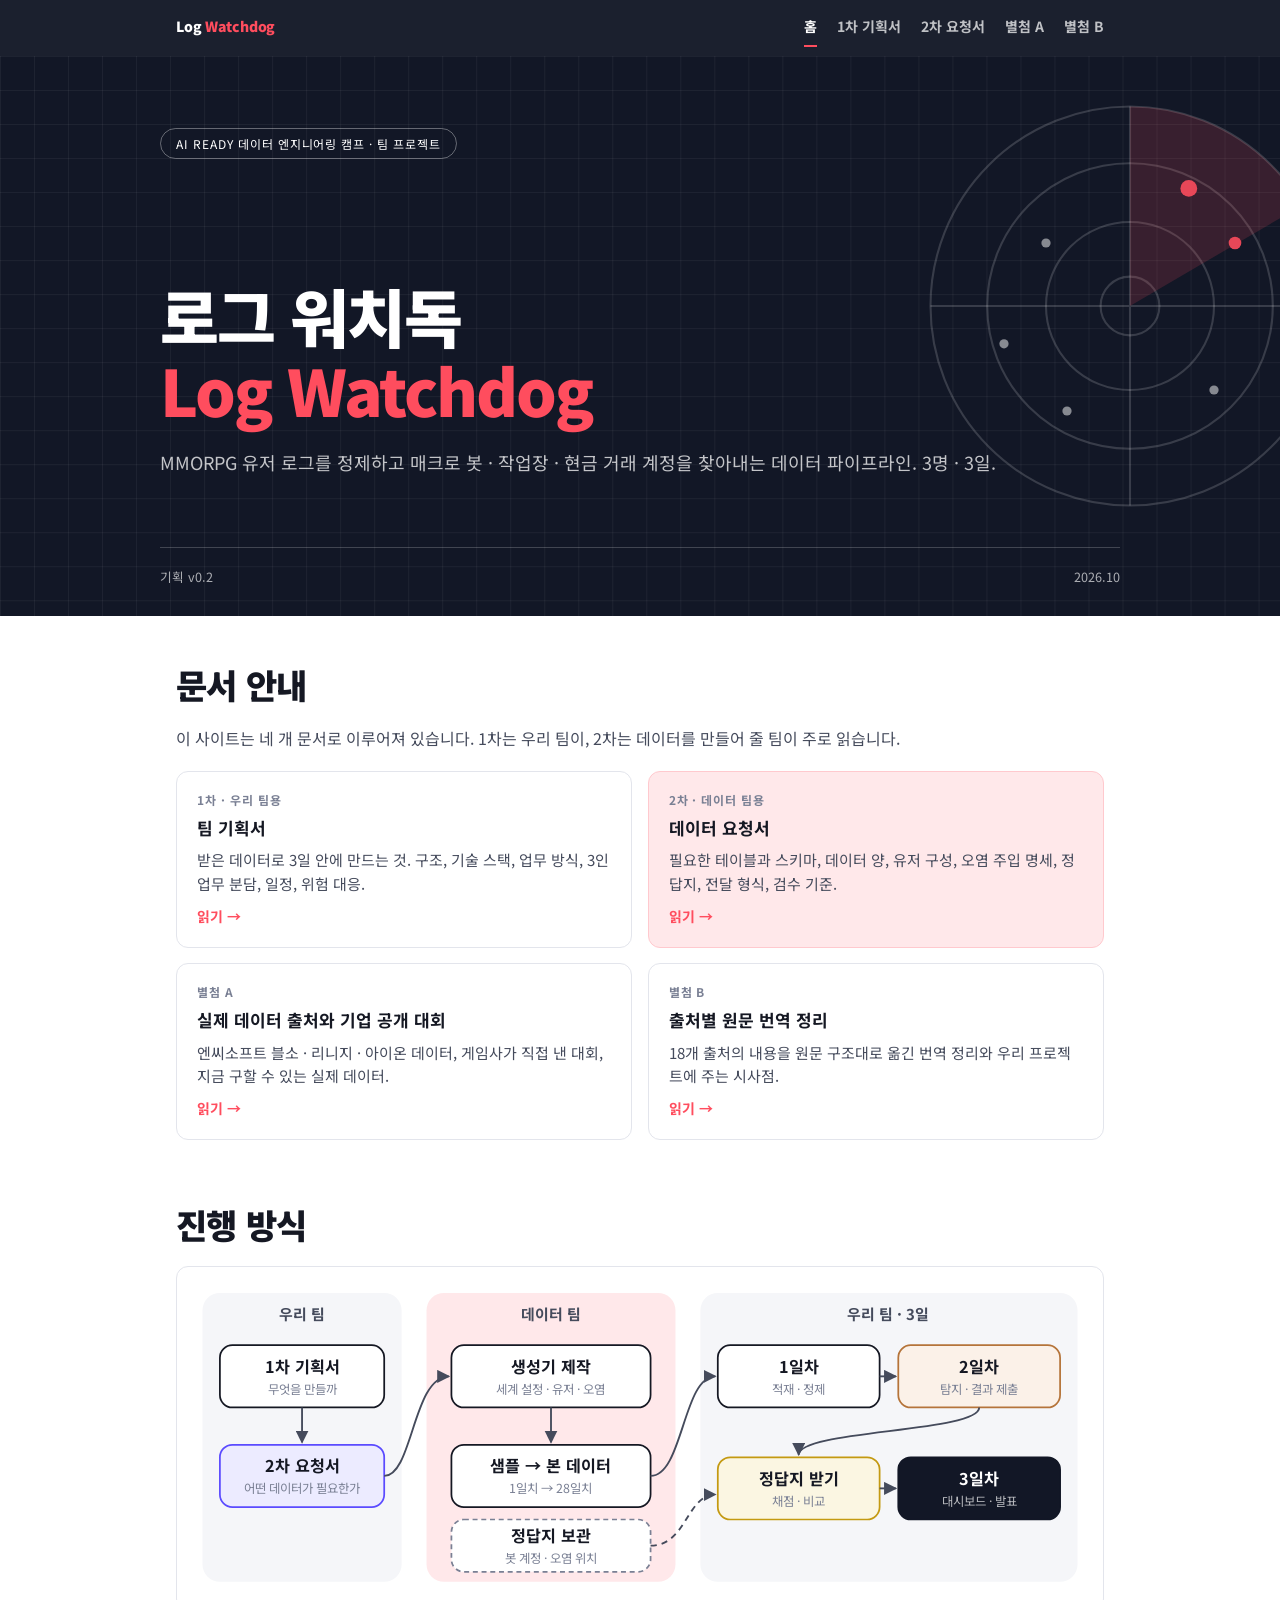
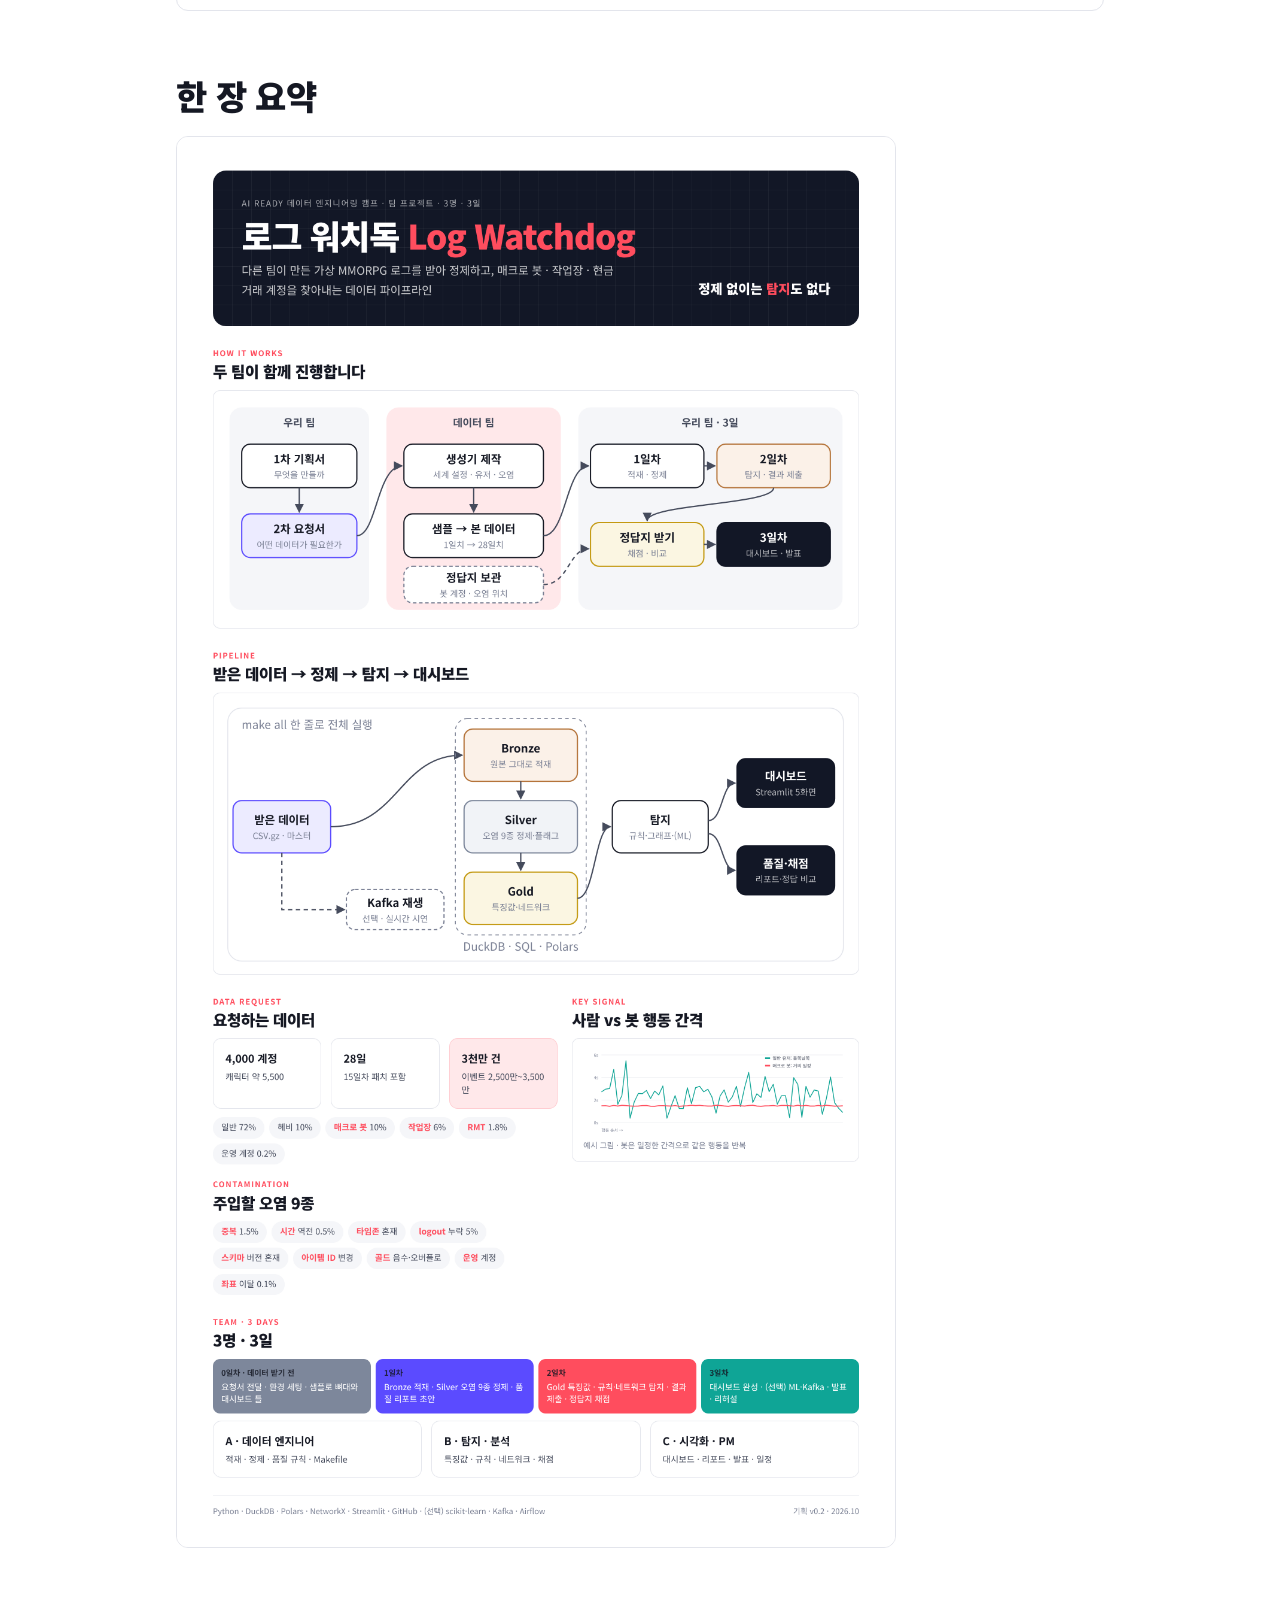
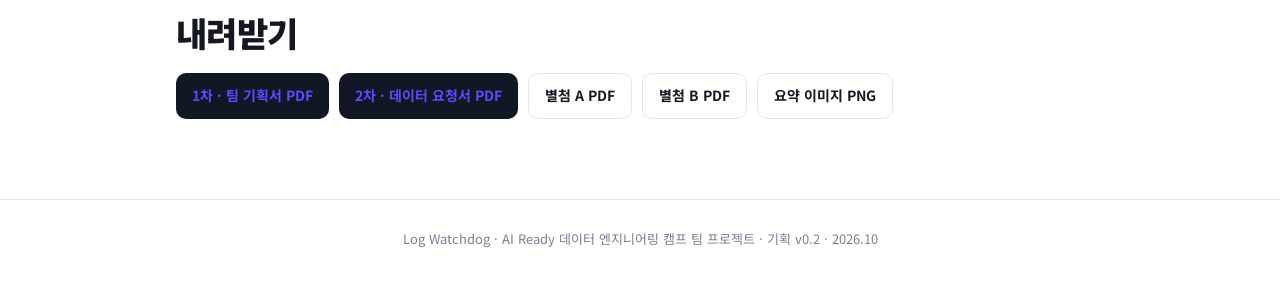
<file: index.html>
<!doctype html>
<html lang="ko"><head><meta charset="utf-8"><meta name="viewport" content="width=device-width,initial-scale=1">
<title>Log Watchdog</title>
<meta name="description" content="MMORPG 로그 정제와 봇·작업장 탐지 팀 프로젝트 문서">
<link rel="preconnect" href="https://fonts.googleapis.com"><link rel="preconnect" href="https://fonts.gstatic.com" crossorigin><link rel="stylesheet" href="https://fonts.googleapis.com/css2?family=Noto+Sans+KR:wght@400;700;900&display=swap"><link rel="stylesheet" href="assets/site.css"></head>
<body>
<nav class="topnav"><div class="in"><a class="brand" href="index.html">Log <em>Watchdog</em></a><a href="index.html" class="on">홈</a><a href="plan.html">1차 기획서</a><a href="request.html">2차 요청서</a><a href="appendix-a.html">별첨 A</a><a href="appendix-b.html">별첨 B</a></div></nav>
<section class="page cover">
  <div class="grid-bg"></div>
  <svg class="radar" viewBox="0 0 200 200" aria-hidden="true">
    <g fill="none" stroke="rgba(255,255,255,.18)"><circle cx="100" cy="100" r="95"/><circle cx="100" cy="100" r="68"/><circle cx="100" cy="100" r="40"/><circle cx="100" cy="100" r="14"/><path d="M100 5V195M5 100H195"/></g>
    <path d="M100 100 L100 5 A95 95 0 0 1 182 52 Z" fill="rgba(255,77,94,.18)"/>
    <g fill="rgba(255,255,255,.55)"><circle cx="60" cy="70" r="2.2"/><circle cx="140" cy="140" r="2.2"/><circle cx="70" cy="150" r="2.2"/><circle cx="40" cy="118" r="2.2"/></g>
    <g fill="#ff4d5e"><circle cx="128" cy="44" r="4"/><circle cx="150" cy="70" r="3"/></g>
  </svg>
  <span class="tag">AI READY 데이터 엔지니어링 캠프 · 팀 프로젝트</span>
  <h1>로그 워치독<br><em>Log Watchdog</em></h1>
  <p class="subt">MMORPG 유저 로그를 정제하고 매크로 봇 · 작업장 · 현금 거래 계정을 찾아내는 데이터 파이프라인. 3명 · 3일.</p>
  <div class="meta"><span>기획 v0.2</span><span>2026.10</span></div>
</section>

<main class="doc" style="padding-top:40px">
  <h2 style="margin-top:0">문서 안내</h2>
  <p>이 사이트는 네 개 문서로 이루어져 있습니다. 1차는 우리 팀이, 2차는 데이터를 만들어 줄 팀이 주로 읽습니다.</p>
  <div class="cards c2" style="margin-top:18px">
    <a class="card hub" href="plan.html"><div class="n">1차 · 우리 팀용</div><h4>팀 기획서</h4><p>받은 데이터로 3일 안에 만드는 것. 구조, 기술 스택, 업무 방식, 3인 업무 분담, 일정, 위험 대응.</p><span class="go">읽기 →</span></a>
    <a class="card hub red" href="request.html"><div class="n">2차 · 데이터 팀용</div><h4>데이터 요청서</h4><p>필요한 테이블과 스키마, 데이터 양, 유저 구성, 오염 주입 명세, 정답지, 전달 형식, 검수 기준.</p><span class="go">읽기 →</span></a>
    <a class="card hub" href="appendix-a.html"><div class="n">별첨 A</div><h4>실제 데이터 출처와 기업 공개 대회</h4><p>엔씨소프트 블소 · 리니지 · 아이온 데이터, 게임사가 직접 낸 대회, 지금 구할 수 있는 실제 데이터.</p><span class="go">읽기 →</span></a>
    <a class="card hub" href="appendix-b.html"><div class="n">별첨 B</div><h4>출처별 원문 번역 정리</h4><p>18개 출처의 내용을 원문 구조대로 옮긴 번역 정리와 우리 프로젝트에 주는 시사점.</p><span class="go">읽기 →</span></a>
  </div>

  <h2>진행 방식</h2>
  <div class="figure"><svg viewBox="0 0 715 250" class="diagram" role="img" aria-label="두 팀의 진행 흐름"><defs><marker id="ar" viewBox="0 0 10 10" refX="9" refY="5" markerWidth="7" markerHeight="7" orient="auto"><path d="M0,0 L10,5 L0,10 z" class="arrowhead"/></marker></defs><rect x="6" y="8" width="160" height="232" rx="14" class="lane us"/><text x="86" y="30" class="lanet">우리 팀</text><rect x="186" y="8" width="200" height="232" rx="14" class="lane them"/><text x="286" y="30" class="lanet">데이터 팀</text><rect x="406" y="8" width="303" height="232" rx="14" class="lane us"/><text x="557" y="30" class="lanet">우리 팀 · 3일</text><g class="node "><rect x="20" y="50" width="132" height="50" rx="10"/><text x="86.0" y="72.0">1차 기획서</text><text x="86.0" y="89.0" class="sub">무엇을 만들까</text></g><g class="node src"><rect x="20" y="130" width="132" height="50" rx="10"/><text x="86.0" y="152.0">2차 요청서</text><text x="86.0" y="169.0" class="sub">어떤 데이터가 필요한가</text></g><g class="node "><rect x="206" y="50" width="160" height="50" rx="10"/><text x="286.0" y="72.0">생성기 제작</text><text x="286.0" y="89.0" class="sub">세계 설정 · 유저 · 오염</text></g><g class="node "><rect x="206" y="130" width="160" height="50" rx="10"/><text x="286.0" y="152.0">샘플 → 본 데이터</text><text x="286.0" y="169.0" class="sub">1일치 → 28일치</text></g><g class="node opt"><rect x="206" y="190" width="160" height="42" rx="10"/><text x="286.0" y="208.0">정답지 보관</text><text x="286.0" y="225.0" class="sub">봇 계정 · 오염 위치</text></g><g class="node "><rect x="420" y="50" width="130" height="50" rx="10"/><text x="485.0" y="72.0">1일차</text><text x="485.0" y="89.0" class="sub">적재 · 정제</text></g><g class="node bronze"><rect x="565" y="50" width="130" height="50" rx="10"/><text x="630.0" y="72.0">2일차</text><text x="630.0" y="89.0" class="sub">탐지 · 결과 제출</text></g><g class="node gold"><rect x="420" y="140" width="130" height="50" rx="10"/><text x="485.0" y="162.0">정답지 받기</text><text x="485.0" y="179.0" class="sub">채점 · 비교</text></g><g class="node out"><rect x="565" y="140" width="130" height="50" rx="10"/><text x="630.0" y="162.0">3일차</text><text x="630.0" y="179.0" class="sub">대시보드 · 발표</text></g><path d="M152,155 C175,155 175,75 204,75" class="edge" marker-end="url(#ar)"/><path d="M286,100 V128" class="edge" marker-end="url(#ar)"/><path d="M366,155 C392,155 392,75 418,75" class="edge" marker-end="url(#ar)"/><path d="M550,75 H563" class="edge" marker-end="url(#ar)"/><path d="M630,100 C630,120 485,118 485,138" class="edge" marker-end="url(#ar)"/><path d="M366,211 C395,211 395,170 418,170" class="edge dash" marker-end="url(#ar)"/><path d="M550,165 H563" class="edge" marker-end="url(#ar)"/><path d="M86,100 V128" class="edge" marker-end="url(#ar)"/></svg></div>

  <h2>한 장 요약</h2>
  <img class="summary-img" src="assets/summary.png" alt="Log Watchdog 한 장 요약: 문제, 진행 방식, 파이프라인, 오염과 탐지, 3인 3일 일정">

  <h2>내려받기</h2>
  <div class="downloads">
    <a class="btn" href="downloads/plan.pdf">1차 · 팀 기획서 PDF</a>
    <a class="btn" href="downloads/request.pdf">2차 · 데이터 요청서 PDF</a>
    <a class="btn ghost" href="downloads/appendix-a.pdf">별첨 A PDF</a>
    <a class="btn ghost" href="downloads/appendix-b.pdf">별첨 B PDF</a>
    <a class="btn ghost" href="assets/summary.png" download>요약 이미지 PNG</a>
  </div>
</main>

<footer class="sitefoot">Log Watchdog · AI Ready 데이터 엔지니어링 캠프 팀 프로젝트 · 기획 v0.2 · 2026.10</footer>
</body></html>
</file>
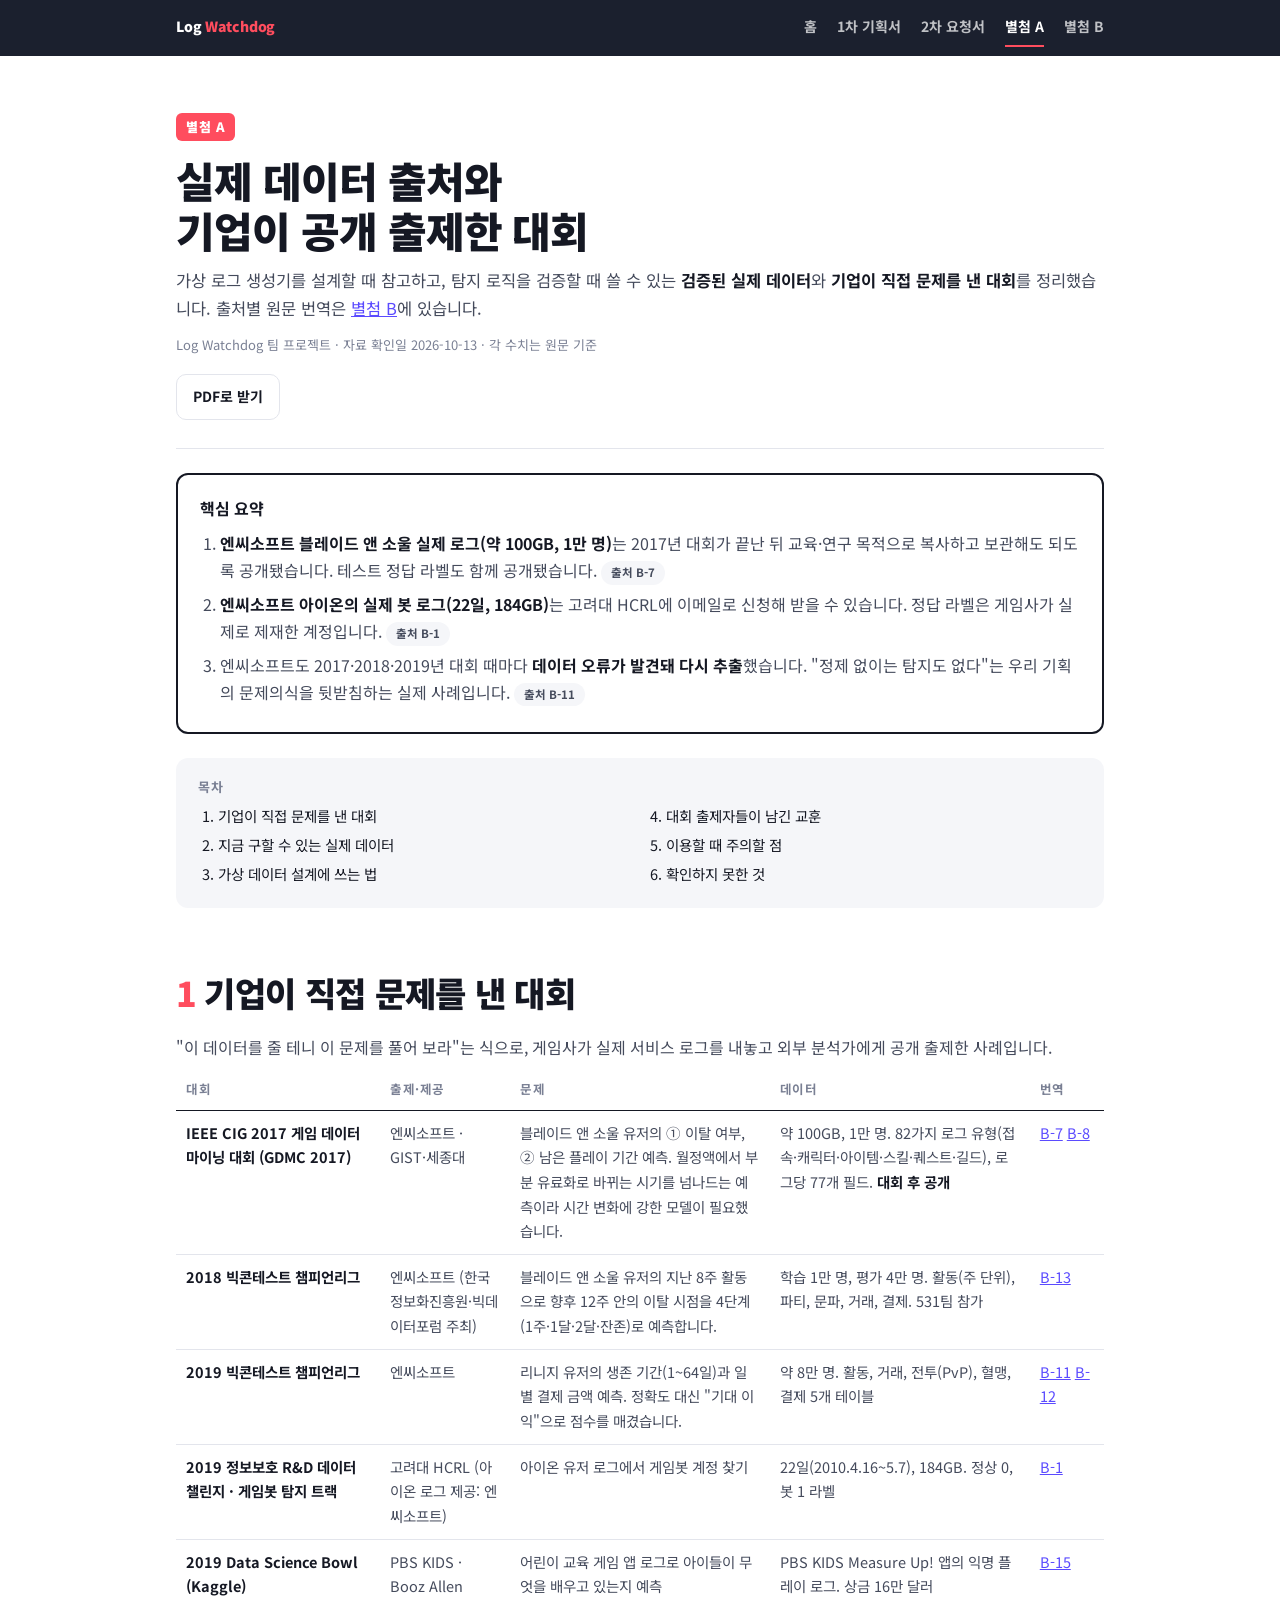
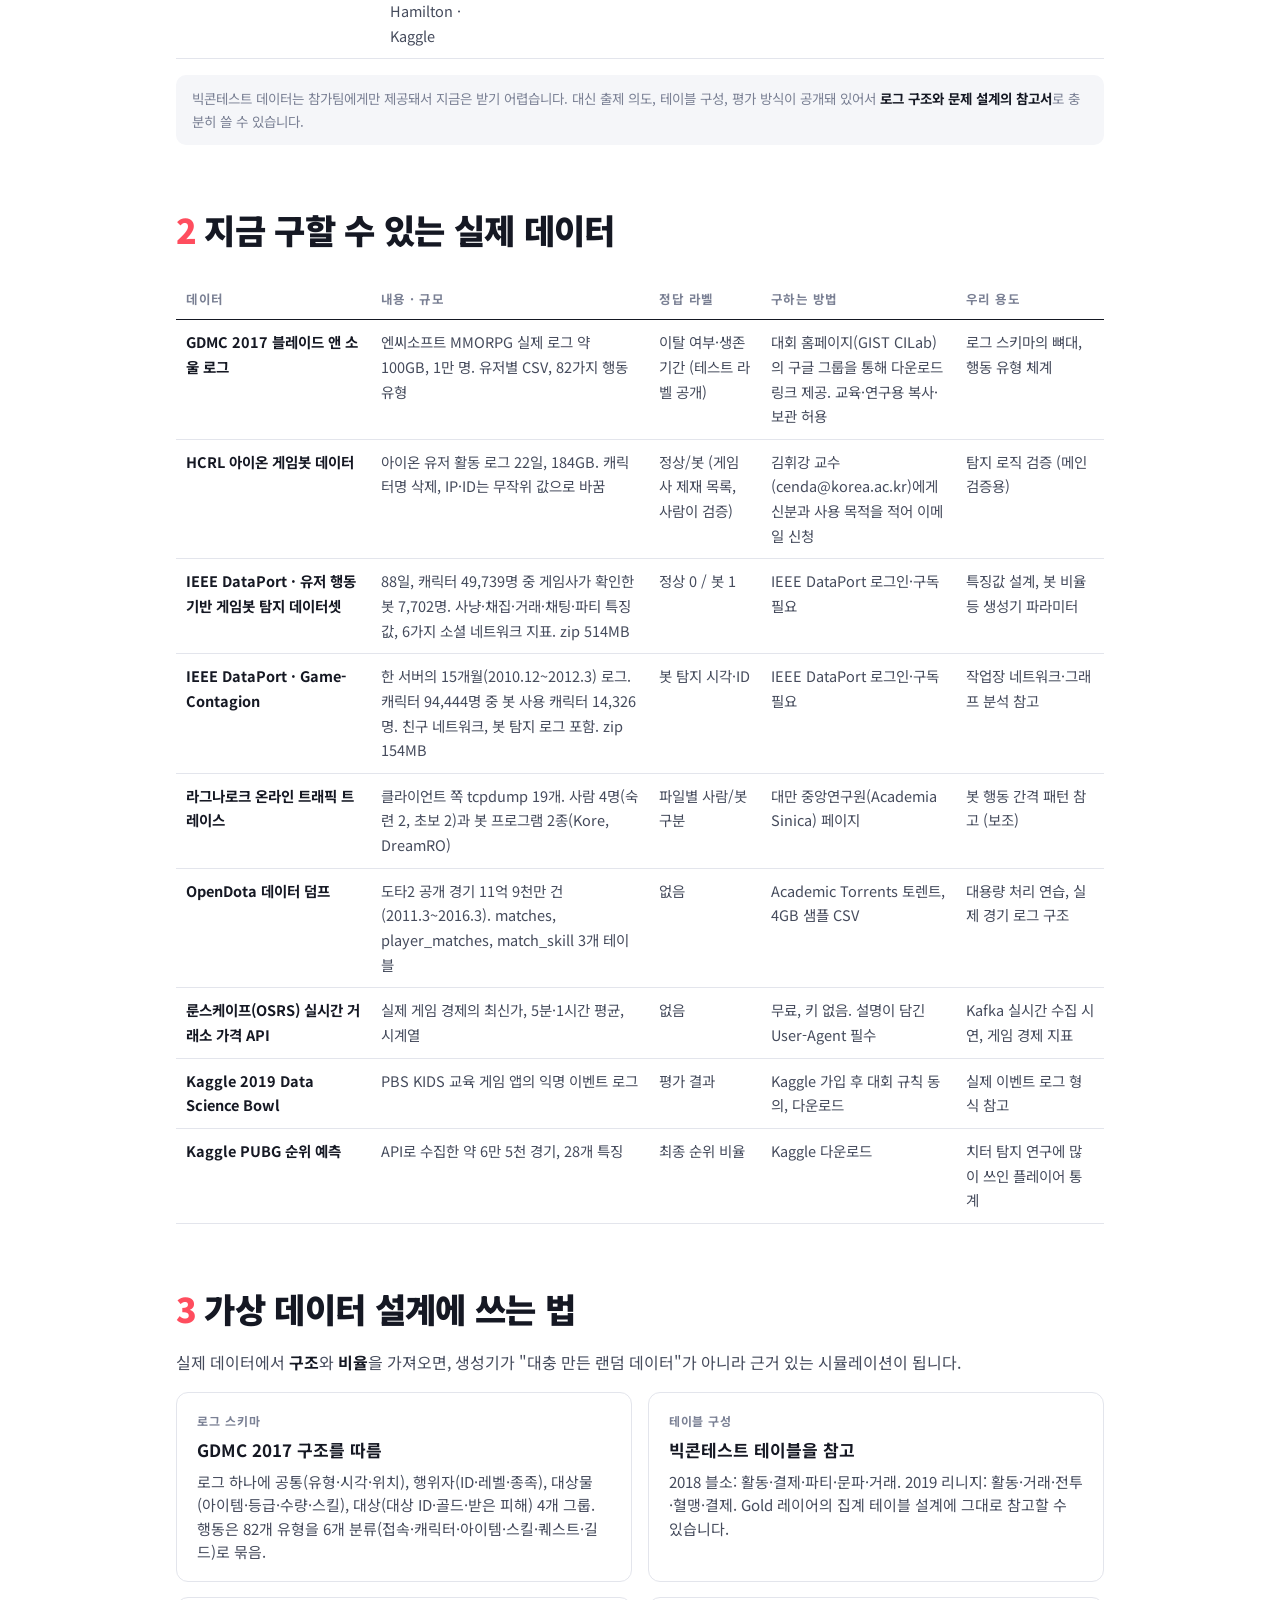
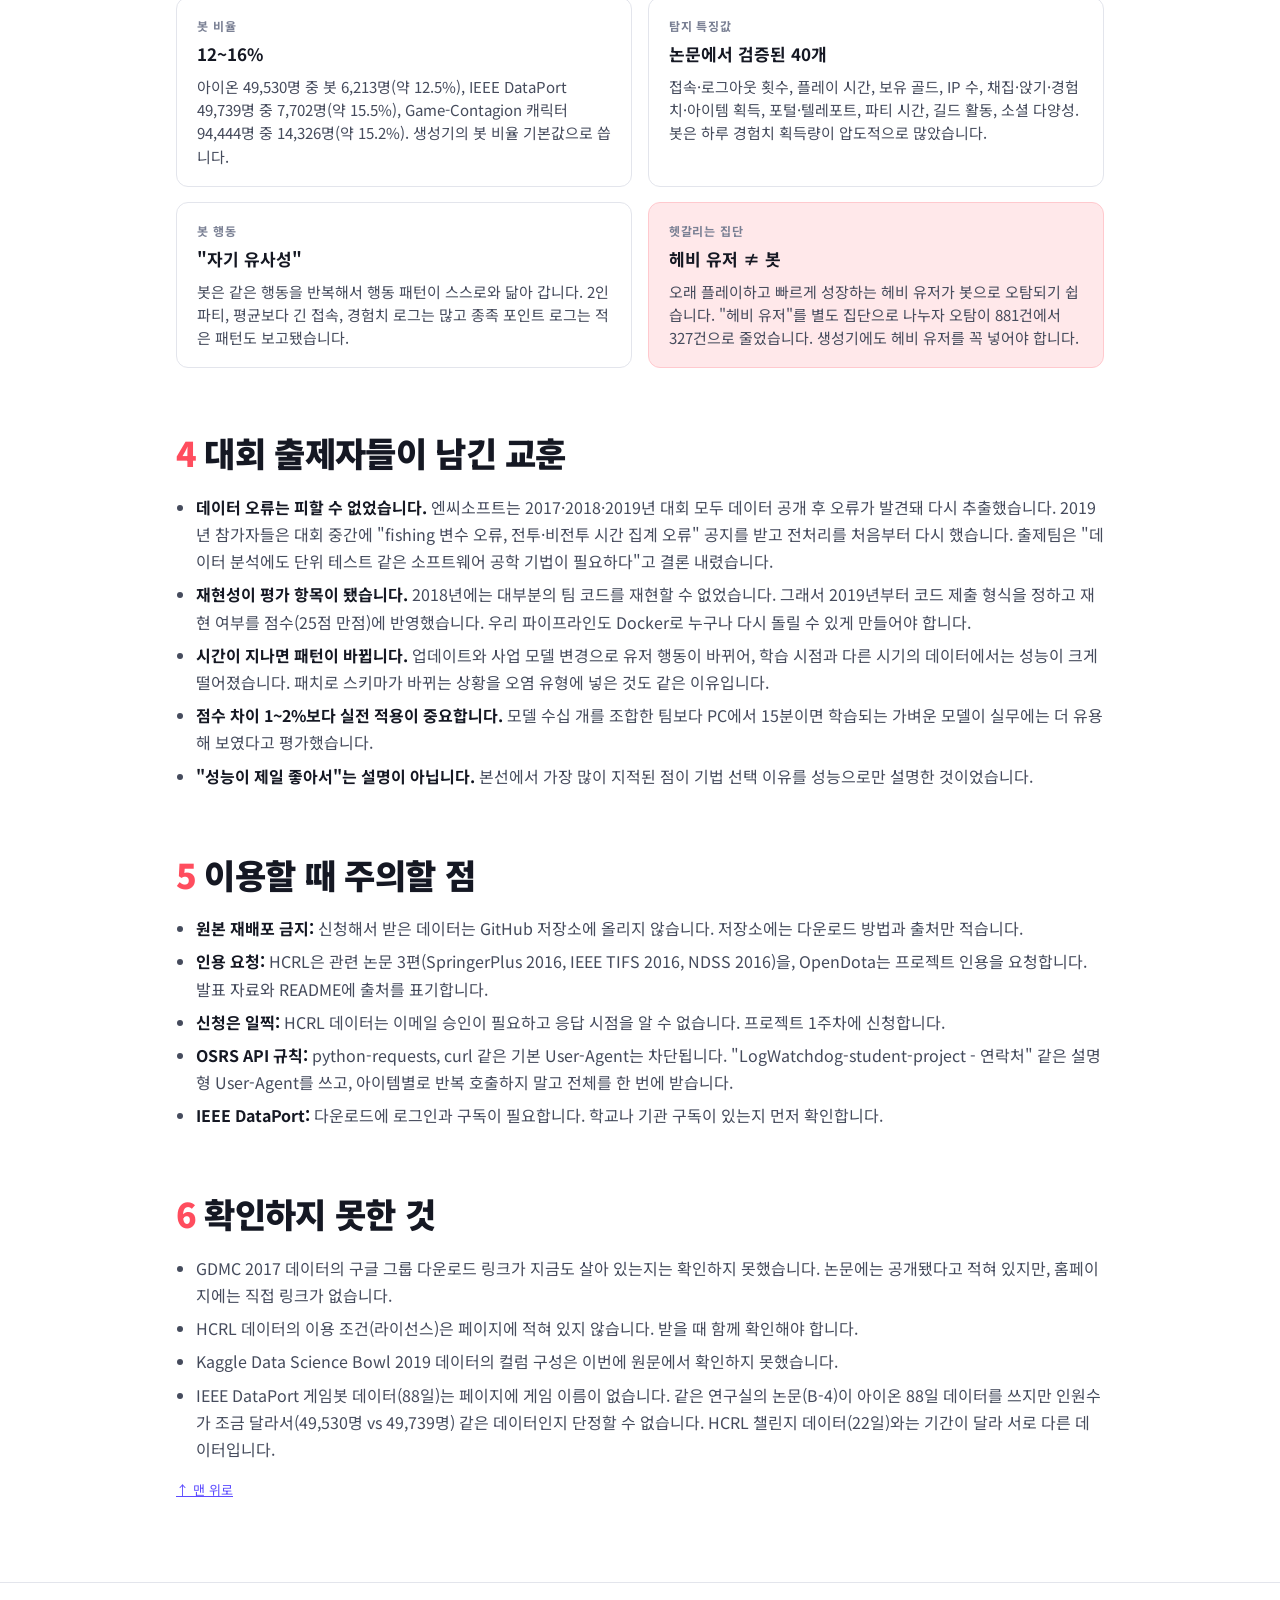
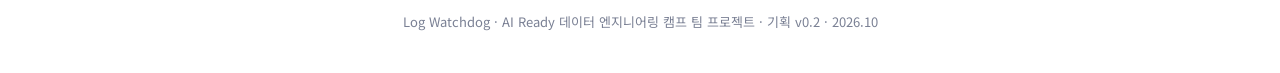
<file: appendix-a.html>
<!doctype html>
<html lang="ko"><head><meta charset="utf-8"><meta name="viewport" content="width=device-width,initial-scale=1">
<title>별첨 A 데이터 출처</title>
<meta name="description" content="MMORPG 로그 정제와 봇·작업장 탐지 팀 프로젝트 문서">
<link rel="preconnect" href="https://fonts.googleapis.com"><link rel="preconnect" href="https://fonts.gstatic.com" crossorigin><link rel="stylesheet" href="https://fonts.googleapis.com/css2?family=Noto+Sans+KR:wght@400;700;900&display=swap"><link rel="stylesheet" href="assets/site.css"></head>
<body>
<nav class="topnav"><div class="in"><a class="brand" href="index.html">Log <em>Watchdog</em></a><a href="index.html">홈</a><a href="plan.html">1차 기획서</a><a href="request.html">2차 요청서</a><a href="appendix-a.html" class="on">별첨 A</a><a href="appendix-b.html">별첨 B</a></div></nav>
<main class="doc">
<header class="doc-hero">
  <span class="label">별첨 A</span>
  <h1>실제 데이터 출처와<br>기업이 공개 출제한 대회</h1>
  <p>가상 로그 생성기를 설계할 때 참고하고, 탐지 로직을 검증할 때 쓸 수 있는 <b>검증된 실제 데이터</b>와 <b>기업이 직접 문제를 낸 대회</b>를 정리했습니다. 출처별 원문 번역은 <a href="appendix-b.html">별첨 B</a>에 있습니다.</p>
  <div class="meta">Log Watchdog 팀 프로젝트 · 자료 확인일 2026-10-13 · 각 수치는 원문 기준</div>
  <div class="downloads noprint"><a class="btn ghost" href="downloads/appendix-a.pdf">PDF로 받기</a></div>
</header>

<div class="keybox">
  <h4>핵심 요약</h4>
  <ol>
    <li><b>엔씨소프트 블레이드 앤 소울 실제 로그(약 100GB, 1만 명)</b>는 2017년 대회가 끝난 뒤 교육·연구 목적으로 복사하고 보관해도 되도록 공개됐습니다. 테스트 정답 라벨도 함께 공개됐습니다. <span class="pill">출처 B-7</span></li>
    <li><b>엔씨소프트 아이온의 실제 봇 로그(22일, 184GB)</b>는 고려대 HCRL에 이메일로 신청해 받을 수 있습니다. 정답 라벨은 게임사가 실제로 제재한 계정입니다. <span class="pill">출처 B-1</span></li>
    <li>엔씨소프트도 2017·2018·2019년 대회 때마다 <b>데이터 오류가 발견돼 다시 추출</b>했습니다. "정제 없이는 탐지도 없다"는 우리 기획의 문제의식을 뒷받침하는 실제 사례입니다. <span class="pill">출처 B-11</span></li>
  </ol>
</div>

<nav class="toc noprint"><b>목차</b><ol>
  <li><a href="#a1">기업이 직접 문제를 낸 대회</a></li>
  <li><a href="#a2">지금 구할 수 있는 실제 데이터</a></li>
  <li><a href="#a3">가상 데이터 설계에 쓰는 법</a></li>
  <li><a href="#a4">대회 출제자들이 남긴 교훈</a></li>
  <li><a href="#a5">이용할 때 주의할 점</a></li>
  <li><a href="#a6">확인하지 못한 것</a></li>
</ol></nav>

<h2 id="a1"><span class="num">1</span>기업이 직접 문제를 낸 대회</h2>
<p>"이 데이터를 줄 테니 이 문제를 풀어 보라"는 식으로, 게임사가 실제 서비스 로그를 내놓고 외부 분석가에게 공개 출제한 사례입니다.</p>
<div class="tbl"><table>
  <tr><th style="width:22%">대회</th><th style="width:14%">출제·제공</th><th>문제</th><th style="width:28%">데이터</th><th style="width:8%">번역</th></tr>
  <tr><td>IEEE CIG 2017 게임 데이터 마이닝 대회 (GDMC 2017)</td><td>엔씨소프트 · GIST·세종대</td><td>블레이드 앤 소울 유저의 ① 이탈 여부, ② 남은 플레이 기간 예측. 월정액에서 부분 유료화로 바뀌는 시기를 넘나드는 예측이라 시간 변화에 강한 모델이 필요했습니다.</td><td>약 100GB, 1만 명. 82가지 로그 유형(접속·캐릭터·아이템·스킬·퀘스트·길드), 로그당 77개 필드. <b>대회 후 공개</b></td><td><a href="appendix-b.html#b7">B-7</a> <a href="appendix-b.html#b8">B-8</a></td></tr>
  <tr><td>2018 빅콘테스트 챔피언리그</td><td>엔씨소프트 (한국정보화진흥원·빅데이터포럼 주최)</td><td>블레이드 앤 소울 유저의 지난 8주 활동으로 향후 12주 안의 이탈 시점을 4단계(1주·1달·2달·잔존)로 예측합니다.</td><td>학습 1만 명, 평가 4만 명. 활동(주 단위), 파티, 문파, 거래, 결제. 531팀 참가</td><td><a href="appendix-b.html#b13">B-13</a></td></tr>
  <tr><td>2019 빅콘테스트 챔피언리그</td><td>엔씨소프트</td><td>리니지 유저의 생존 기간(1~64일)과 일별 결제 금액 예측. 정확도 대신 "기대 이익"으로 점수를 매겼습니다.</td><td>약 8만 명. 활동, 거래, 전투(PvP), 혈맹, 결제 5개 테이블</td><td><a href="appendix-b.html#b11">B-11</a> <a href="appendix-b.html#b12">B-12</a></td></tr>
  <tr><td>2019 정보보호 R&amp;D 데이터 챌린지 · 게임봇 탐지 트랙</td><td>고려대 HCRL (아이온 로그 제공: 엔씨소프트)</td><td>아이온 유저 로그에서 게임봇 계정 찾기</td><td>22일(2010.4.16~5.7), 184GB. 정상 0, 봇 1 라벨</td><td><a href="appendix-b.html#b1">B-1</a></td></tr>
  <tr><td>2019 Data Science Bowl (Kaggle)</td><td>PBS KIDS · Booz Allen Hamilton · Kaggle</td><td>어린이 교육 게임 앱 로그로 아이들이 무엇을 배우고 있는지 예측</td><td>PBS KIDS Measure Up! 앱의 익명 플레이 로그. 상금 16만 달러</td><td><a href="appendix-b.html#b15">B-15</a></td></tr>
</table></div>
<p class="note">빅콘테스트 데이터는 참가팀에게만 제공돼서 지금은 받기 어렵습니다. 대신 출제 의도, 테이블 구성, 평가 방식이 공개돼 있어서 <b>로그 구조와 문제 설계의 참고서</b>로 충분히 쓸 수 있습니다.</p>

<h2 id="a2"><span class="num">2</span>지금 구할 수 있는 실제 데이터</h2>
<div class="tbl"><table>
  <tr><th style="width:21%">데이터</th><th>내용 · 규모</th><th style="width:12%">정답 라벨</th><th style="width:21%">구하는 방법</th><th style="width:16%">우리 용도</th></tr>
  <tr><td>GDMC 2017 블레이드 앤 소울 로그</td><td>엔씨소프트 MMORPG 실제 로그 약 100GB, 1만 명. 유저별 CSV, 82가지 행동 유형</td><td>이탈 여부·생존 기간 (테스트 라벨 공개)</td><td>대회 홈페이지(GIST CILab)의 구글 그룹을 통해 다운로드 링크 제공. 교육·연구용 복사·보관 허용</td><td>로그 스키마의 뼈대, 행동 유형 체계</td></tr>
  <tr><td>HCRL 아이온 게임봇 데이터</td><td>아이온 유저 활동 로그 22일, 184GB. 캐릭터명 삭제, IP·ID는 무작위 값으로 바꿈</td><td>정상/봇 (게임사 제재 목록, 사람이 검증)</td><td>김휘강 교수(cenda@korea.ac.kr)에게 신분과 사용 목적을 적어 이메일 신청</td><td>탐지 로직 검증 (메인 검증용)</td></tr>
  <tr><td>IEEE DataPort · 유저 행동 기반 게임봇 탐지 데이터셋</td><td>88일, 캐릭터 49,739명 중 게임사가 확인한 봇 7,702명. 사냥·채집·거래·채팅·파티 특징값, 6가지 소셜 네트워크 지표. zip 514MB</td><td>정상 0 / 봇 1</td><td>IEEE DataPort 로그인·구독 필요</td><td>특징값 설계, 봇 비율 등 생성기 파라미터</td></tr>
  <tr><td>IEEE DataPort · Game-Contagion</td><td>한 서버의 15개월(2010.12~2012.3) 로그. 캐릭터 94,444명 중 봇 사용 캐릭터 14,326명. 친구 네트워크, 봇 탐지 로그 포함. zip 154MB</td><td>봇 탐지 시각·ID</td><td>IEEE DataPort 로그인·구독 필요</td><td>작업장 네트워크·그래프 분석 참고</td></tr>
  <tr><td>라그나로크 온라인 트래픽 트레이스</td><td>클라이언트 쪽 tcpdump 19개. 사람 4명(숙련 2, 초보 2)과 봇 프로그램 2종(Kore, DreamRO)</td><td>파일별 사람/봇 구분</td><td>대만 중앙연구원(Academia Sinica) 페이지</td><td>봇 행동 간격 패턴 참고 (보조)</td></tr>
  <tr><td>OpenDota 데이터 덤프</td><td>도타2 공개 경기 11억 9천만 건(2011.3~2016.3). matches, player_matches, match_skill 3개 테이블</td><td>없음</td><td>Academic Torrents 토렌트, 4GB 샘플 CSV</td><td>대용량 처리 연습, 실제 경기 로그 구조</td></tr>
  <tr><td>룬스케이프(OSRS) 실시간 거래소 가격 API</td><td>실제 게임 경제의 최신가, 5분·1시간 평균, 시계열</td><td>없음</td><td>무료, 키 없음. 설명이 담긴 User-Agent 필수</td><td>Kafka 실시간 수집 시연, 게임 경제 지표</td></tr>
  <tr><td>Kaggle 2019 Data Science Bowl</td><td>PBS KIDS 교육 게임 앱의 익명 이벤트 로그</td><td>평가 결과</td><td>Kaggle 가입 후 대회 규칙 동의, 다운로드</td><td>실제 이벤트 로그 형식 참고</td></tr>
  <tr><td>Kaggle PUBG 순위 예측</td><td>API로 수집한 약 6만 5천 경기, 28개 특징</td><td>최종 순위 비율</td><td>Kaggle 다운로드</td><td>치터 탐지 연구에 많이 쓰인 플레이어 통계</td></tr>
</table></div>

<h2 id="a3"><span class="num">3</span>가상 데이터 설계에 쓰는 법</h2>
<p>실제 데이터에서 <b>구조</b>와 <b>비율</b>을 가져오면, 생성기가 "대충 만든 랜덤 데이터"가 아니라 근거 있는 시뮬레이션이 됩니다.</p>
<div class="cards c2" style="margin-top:16px">
  <div class="card"><div class="n">로그 스키마</div><h4>GDMC 2017 구조를 따름</h4><p>로그 하나에 공통(유형·시각·위치), 행위자(ID·레벨·종족), 대상물(아이템·등급·수량·스킬), 대상(대상 ID·골드·받은 피해) 4개 그룹. 행동은 82개 유형을 6개 분류(접속·캐릭터·아이템·스킬·퀘스트·길드)로 묶음.</p></div>
  <div class="card"><div class="n">테이블 구성</div><h4>빅콘테스트 테이블을 참고</h4><p>2018 블소: 활동·결제·파티·문파·거래. 2019 리니지: 활동·거래·전투·혈맹·결제. Gold 레이어의 집계 테이블 설계에 그대로 참고할 수 있습니다.</p></div>
  <div class="card"><div class="n">봇 비율</div><h4>12~16%</h4><p>아이온 49,530명 중 봇 6,213명(약 12.5%), IEEE DataPort 49,739명 중 7,702명(약 15.5%), Game-Contagion 캐릭터 94,444명 중 14,326명(약 15.2%). 생성기의 봇 비율 기본값으로 씁니다.</p></div>
  <div class="card"><div class="n">탐지 특징값</div><h4>논문에서 검증된 40개</h4><p>접속·로그아웃 횟수, 플레이 시간, 보유 골드, IP 수, 채집·앉기·경험치·아이템 획득, 포털·텔레포트, 파티 시간, 길드 활동, 소셜 다양성. 봇은 하루 경험치 획득량이 압도적으로 많았습니다.</p></div>
  <div class="card"><div class="n">봇 행동</div><h4>"자기 유사성"</h4><p>봇은 같은 행동을 반복해서 행동 패턴이 스스로와 닮아 갑니다. 2인 파티, 평균보다 긴 접속, 경험치 로그는 많고 종족 포인트 로그는 적은 패턴도 보고됐습니다.</p></div>
  <div class="card red"><div class="n">헷갈리는 집단</div><h4>헤비 유저 ≠ 봇</h4><p>오래 플레이하고 빠르게 성장하는 헤비 유저가 봇으로 오탐되기 쉽습니다. "헤비 유저"를 별도 집단으로 나누자 오탐이 881건에서 327건으로 줄었습니다. 생성기에도 헤비 유저를 꼭 넣어야 합니다.</p></div>
</div>

<h2 id="a4"><span class="num">4</span>대회 출제자들이 남긴 교훈</h2>
<ul class="plain">
  <li><b>데이터 오류는 피할 수 없었습니다.</b> 엔씨소프트는 2017·2018·2019년 대회 모두 데이터 공개 후 오류가 발견돼 다시 추출했습니다. 2019년 참가자들은 대회 중간에 "fishing 변수 오류, 전투·비전투 시간 집계 오류" 공지를 받고 전처리를 처음부터 다시 했습니다. 출제팀은 "데이터 분석에도 단위 테스트 같은 소프트웨어 공학 기법이 필요하다"고 결론 내렸습니다.</li>
  <li><b>재현성이 평가 항목이 됐습니다.</b> 2018년에는 대부분의 팀 코드를 재현할 수 없었습니다. 그래서 2019년부터 코드 제출 형식을 정하고 재현 여부를 점수(25점 만점)에 반영했습니다. 우리 파이프라인도 Docker로 누구나 다시 돌릴 수 있게 만들어야 합니다.</li>
  <li><b>시간이 지나면 패턴이 바뀝니다.</b> 업데이트와 사업 모델 변경으로 유저 행동이 바뀌어, 학습 시점과 다른 시기의 데이터에서는 성능이 크게 떨어졌습니다. 패치로 스키마가 바뀌는 상황을 오염 유형에 넣은 것도 같은 이유입니다.</li>
  <li><b>점수 차이 1~2%보다 실전 적용이 중요합니다.</b> 모델 수십 개를 조합한 팀보다 PC에서 15분이면 학습되는 가벼운 모델이 실무에는 더 유용해 보였다고 평가했습니다.</li>
  <li><b>"성능이 제일 좋아서"는 설명이 아닙니다.</b> 본선에서 가장 많이 지적된 점이 기법 선택 이유를 성능으로만 설명한 것이었습니다.</li>
</ul>

<h2 id="a5"><span class="num">5</span>이용할 때 주의할 점</h2>
<ul class="plain">
  <li><b>원본 재배포 금지:</b> 신청해서 받은 데이터는 GitHub 저장소에 올리지 않습니다. 저장소에는 다운로드 방법과 출처만 적습니다.</li>
  <li><b>인용 요청:</b> HCRL은 관련 논문 3편(SpringerPlus 2016, IEEE TIFS 2016, NDSS 2016)을, OpenDota는 프로젝트 인용을 요청합니다. 발표 자료와 README에 출처를 표기합니다.</li>
  <li><b>신청은 일찍:</b> HCRL 데이터는 이메일 승인이 필요하고 응답 시점을 알 수 없습니다. 프로젝트 1주차에 신청합니다.</li>
  <li><b>OSRS API 규칙:</b> python-requests, curl 같은 기본 User-Agent는 차단됩니다. "LogWatchdog-student-project - 연락처" 같은 설명형 User-Agent를 쓰고, 아이템별로 반복 호출하지 말고 전체를 한 번에 받습니다.</li>
  <li><b>IEEE DataPort:</b> 다운로드에 로그인과 구독이 필요합니다. 학교나 기관 구독이 있는지 먼저 확인합니다.</li>
</ul>

<h2 id="a6"><span class="num">6</span>확인하지 못한 것</h2>
<ul class="plain">
  <li>GDMC 2017 데이터의 구글 그룹 다운로드 링크가 지금도 살아 있는지는 확인하지 못했습니다. 논문에는 공개됐다고 적혀 있지만, 홈페이지에는 직접 링크가 없습니다.</li>
  <li>HCRL 데이터의 이용 조건(라이선스)은 페이지에 적혀 있지 않습니다. 받을 때 함께 확인해야 합니다.</li>
  <li>Kaggle Data Science Bowl 2019 데이터의 컬럼 구성은 이번에 원문에서 확인하지 못했습니다.</li>
  <li>IEEE DataPort 게임봇 데이터(88일)는 페이지에 게임 이름이 없습니다. 같은 연구실의 논문(B-4)이 아이온 88일 데이터를 쓰지만 인원수가 조금 달라서(49,530명 vs 49,739명) 같은 데이터인지 단정할 수 없습니다. HCRL 챌린지 데이터(22일)와는 기간이 달라 서로 다른 데이터입니다.</li>
</ul>
<a class="back noprint" href="#">↑ 맨 위로</a>
</main>

<footer class="sitefoot">Log Watchdog · AI Ready 데이터 엔지니어링 캠프 팀 프로젝트 · 기획 v0.2 · 2026.10</footer>
</body></html>
</file>
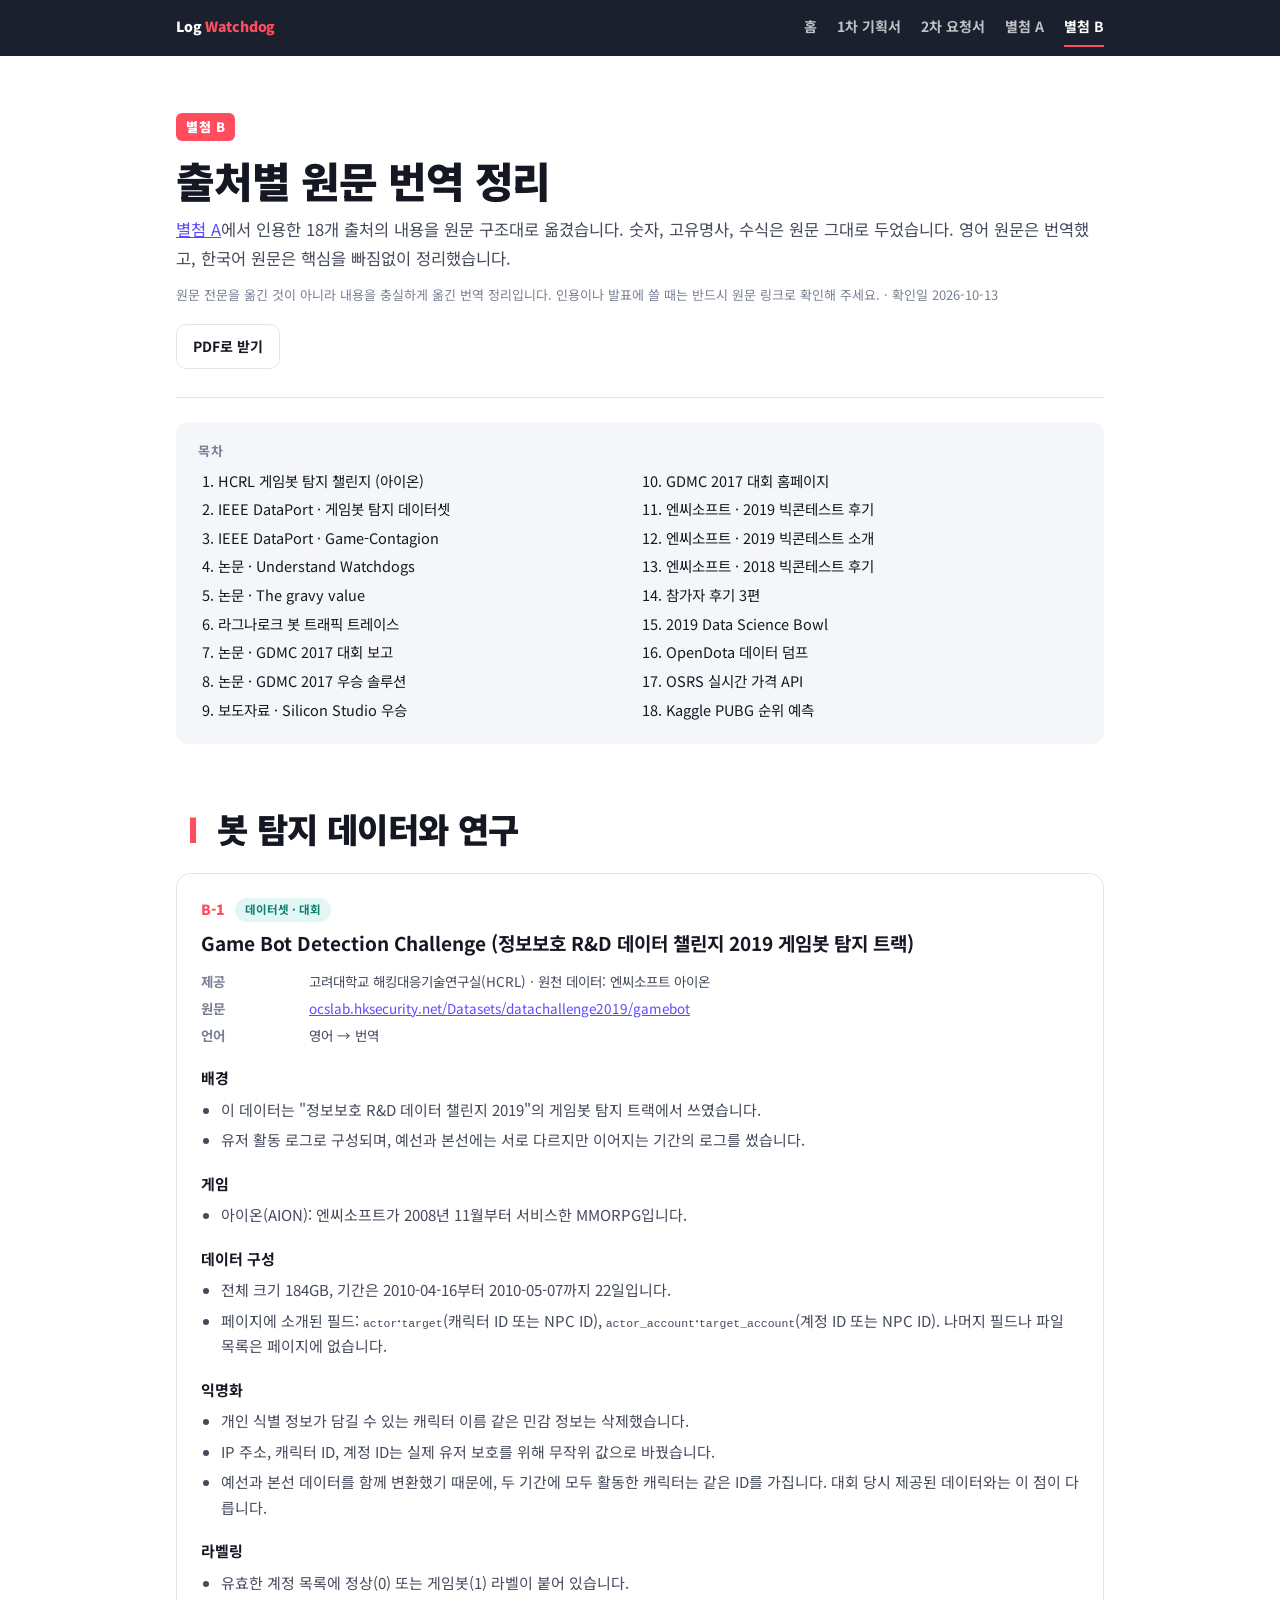
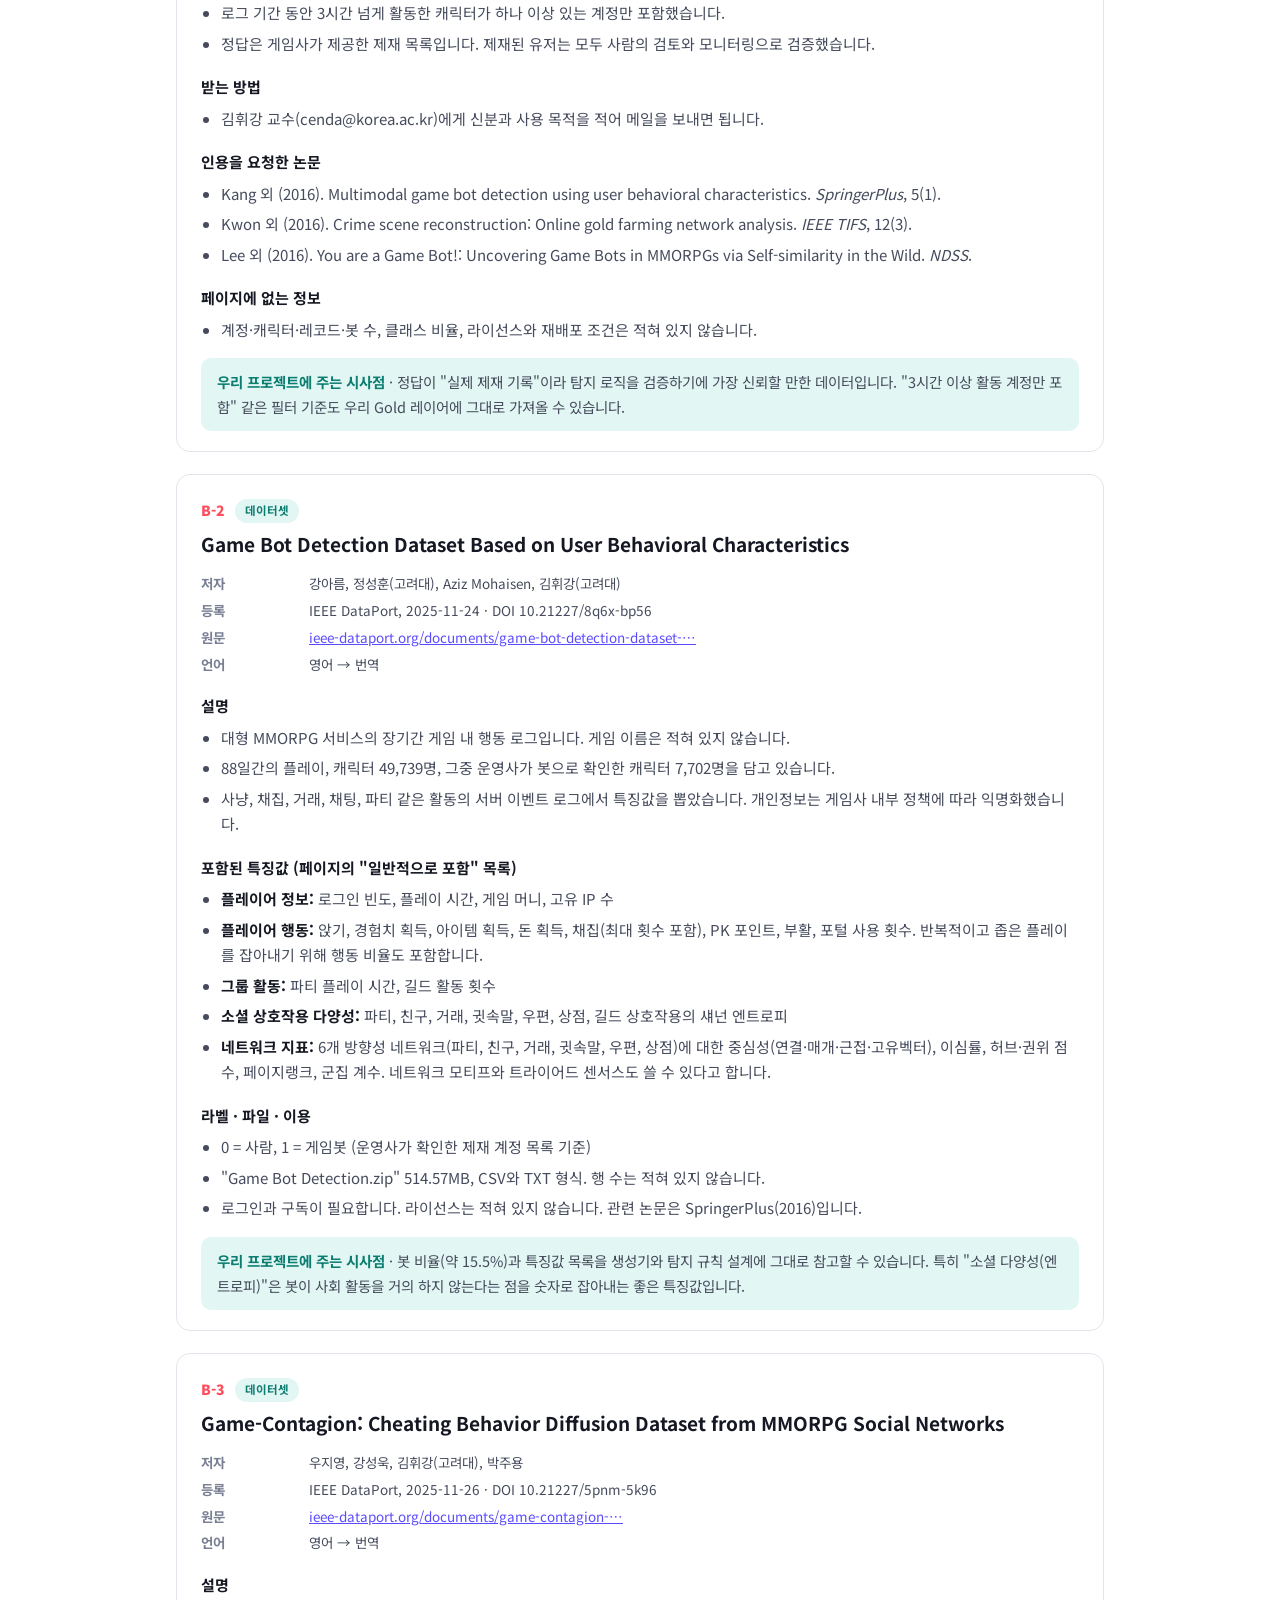
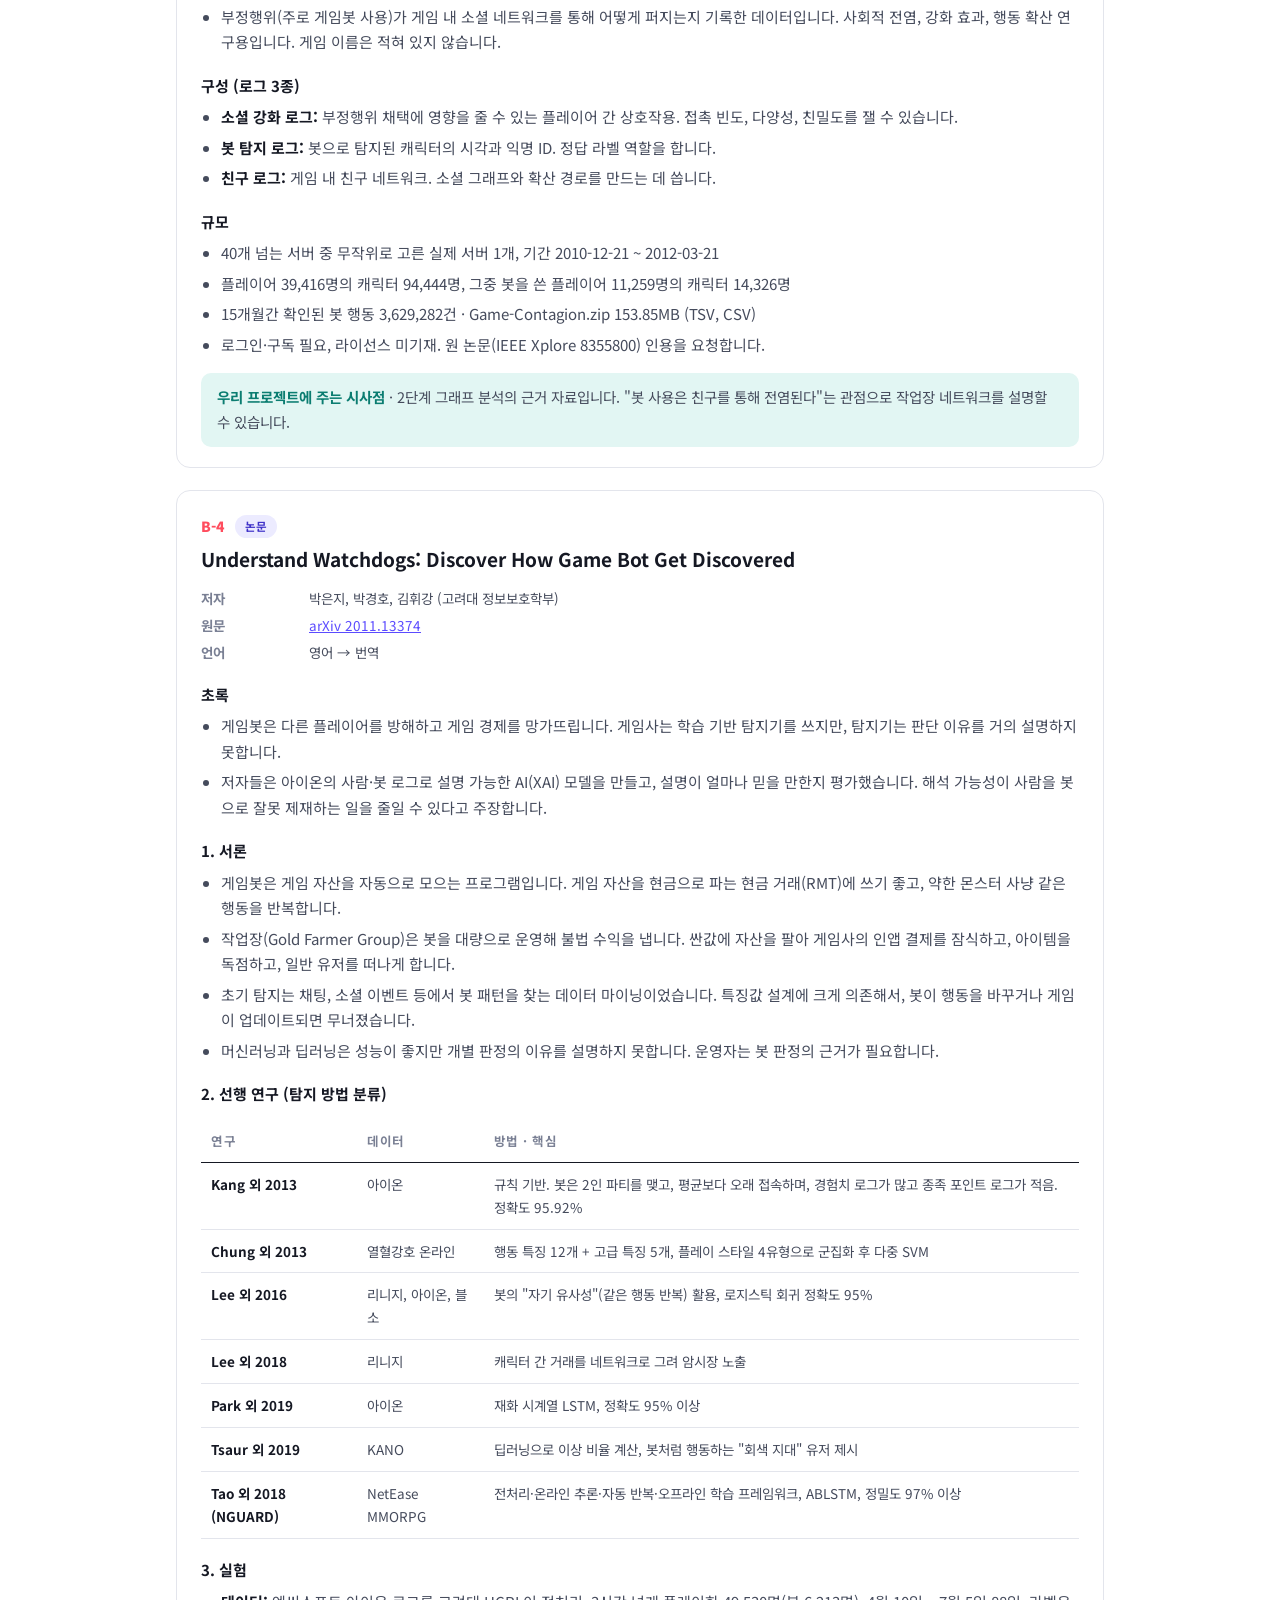
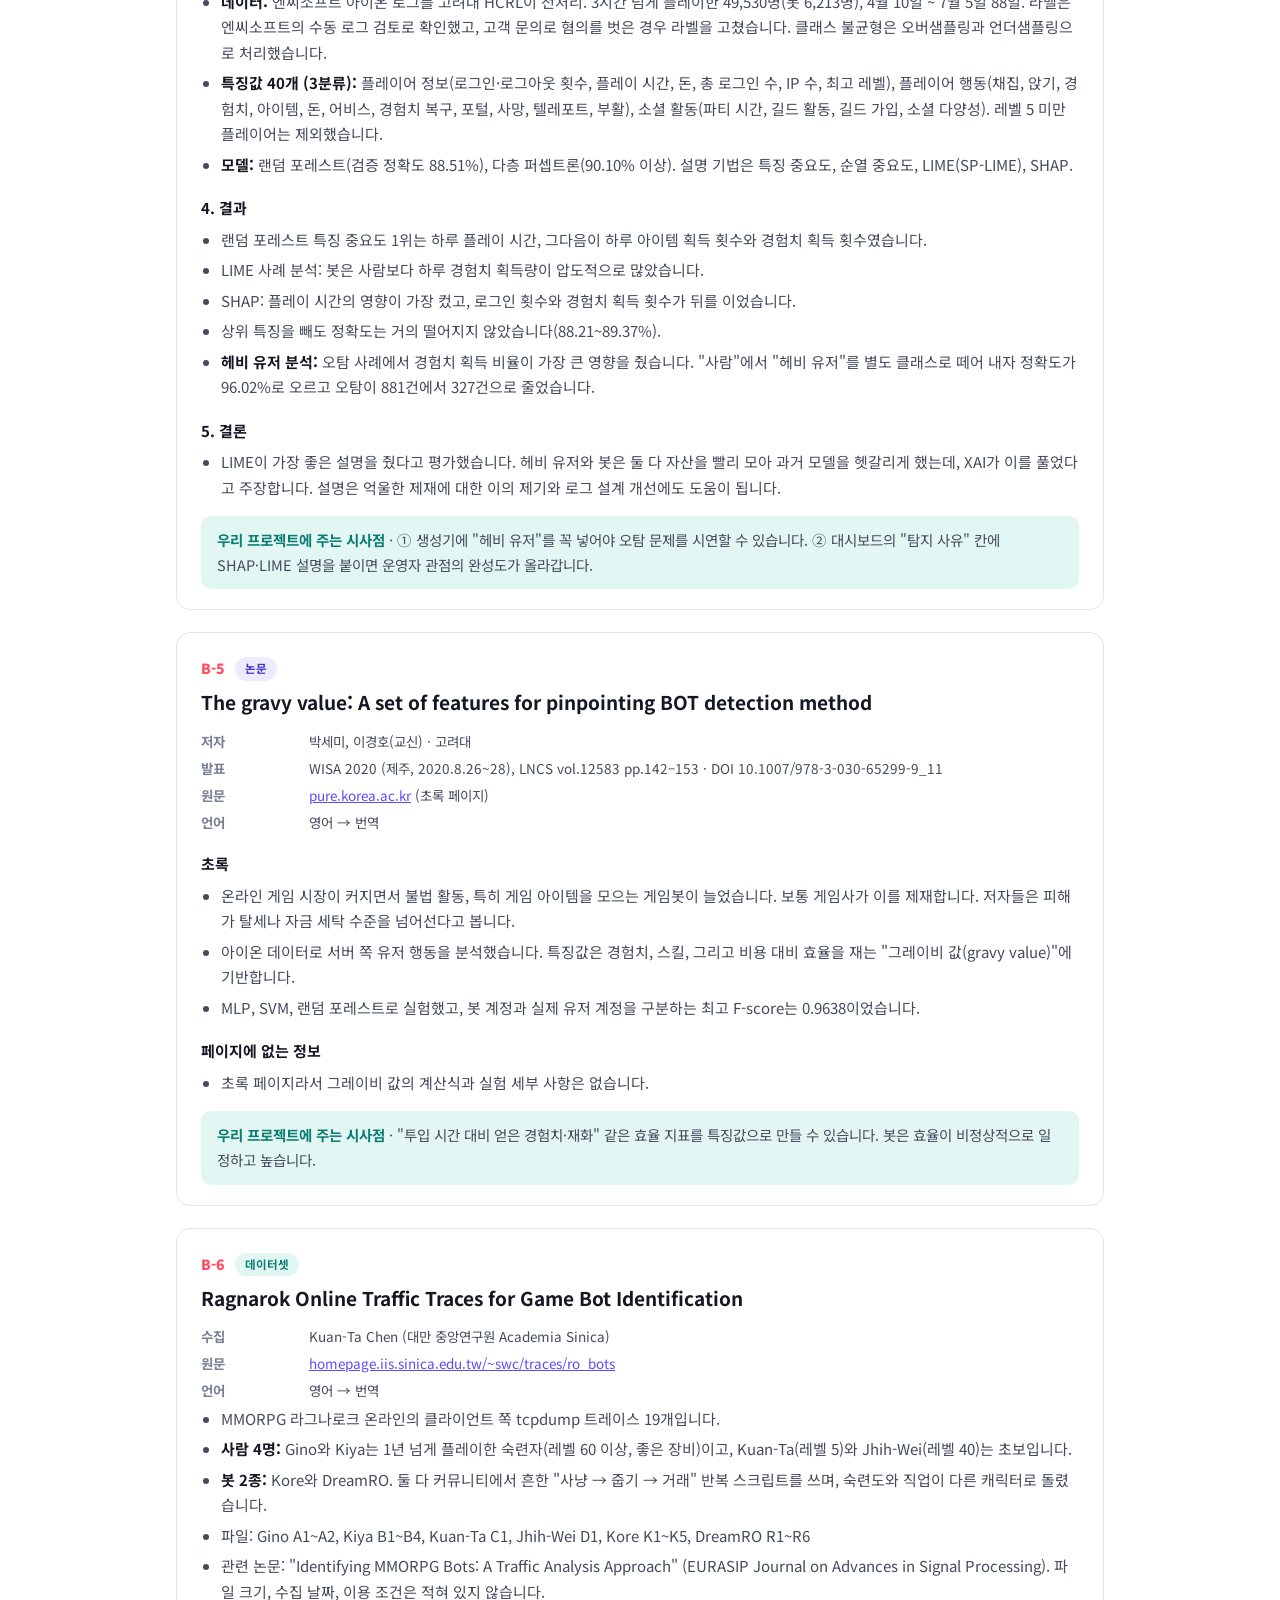
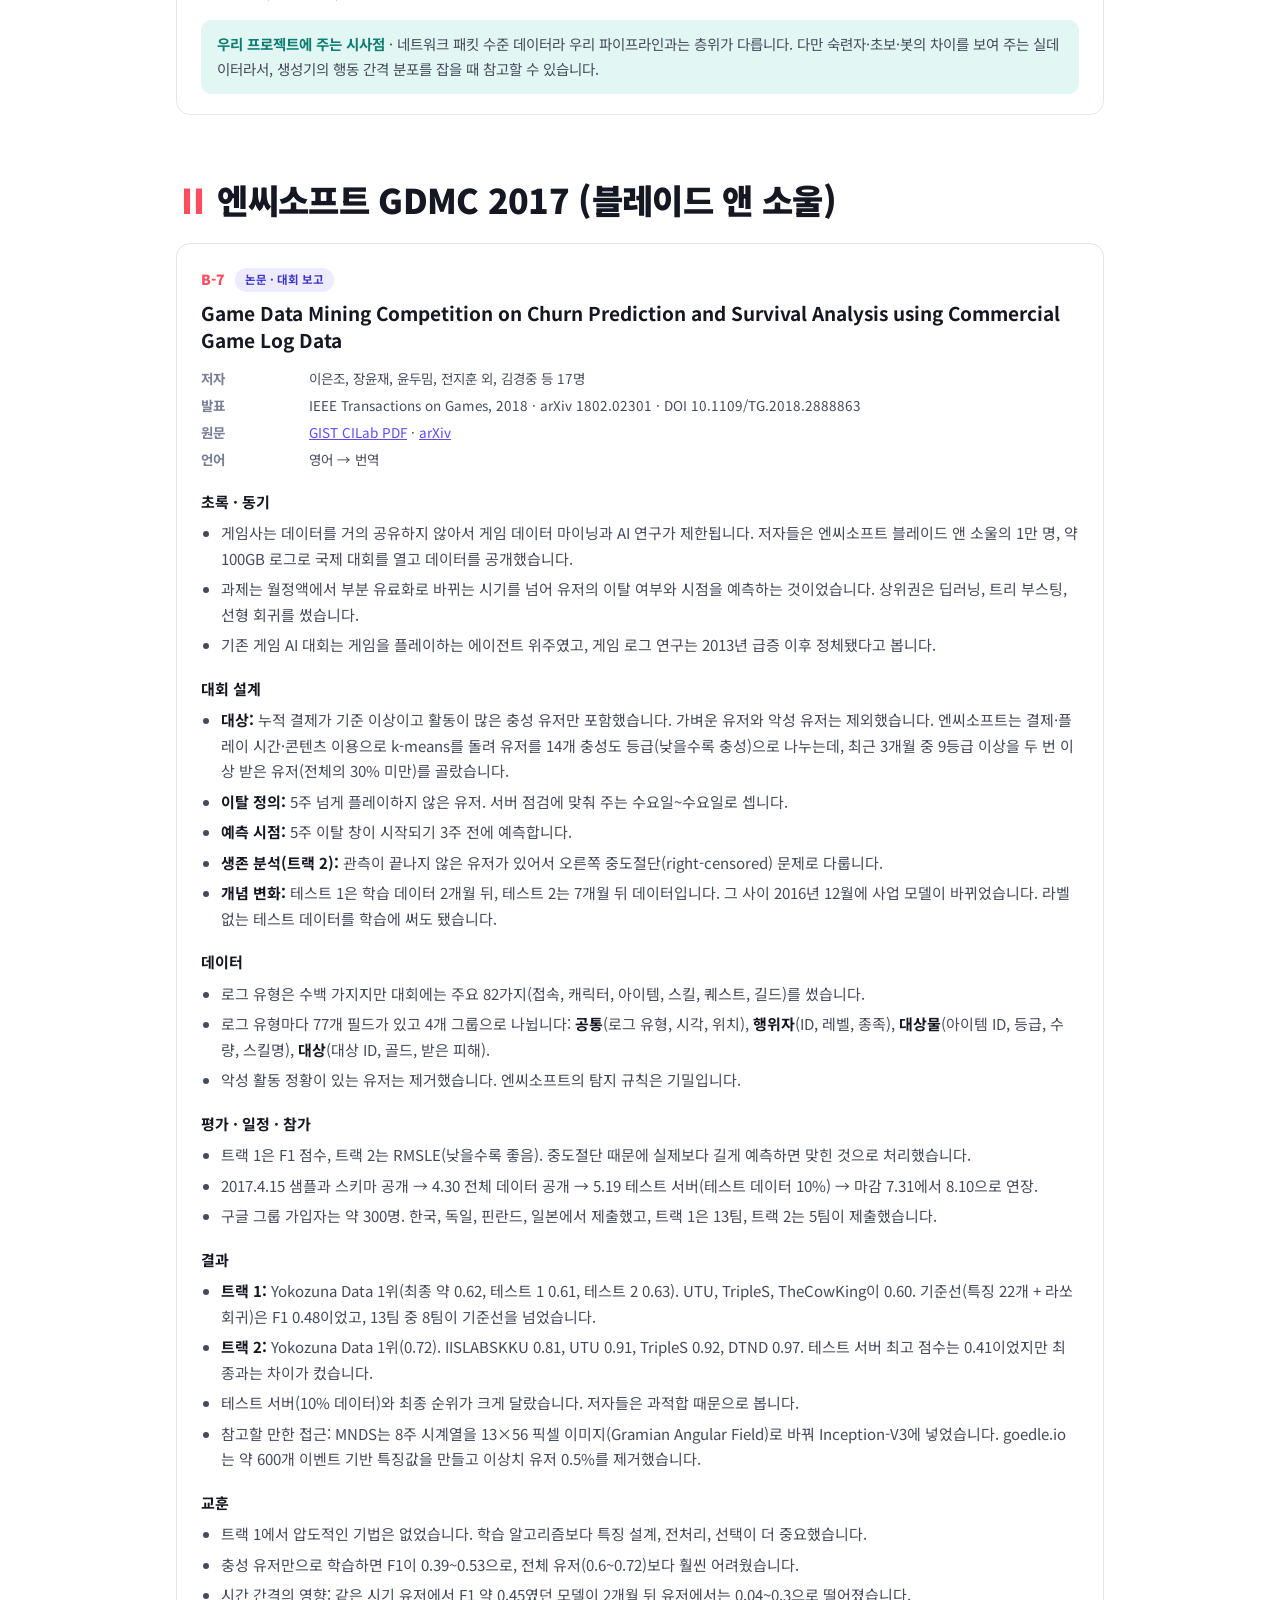
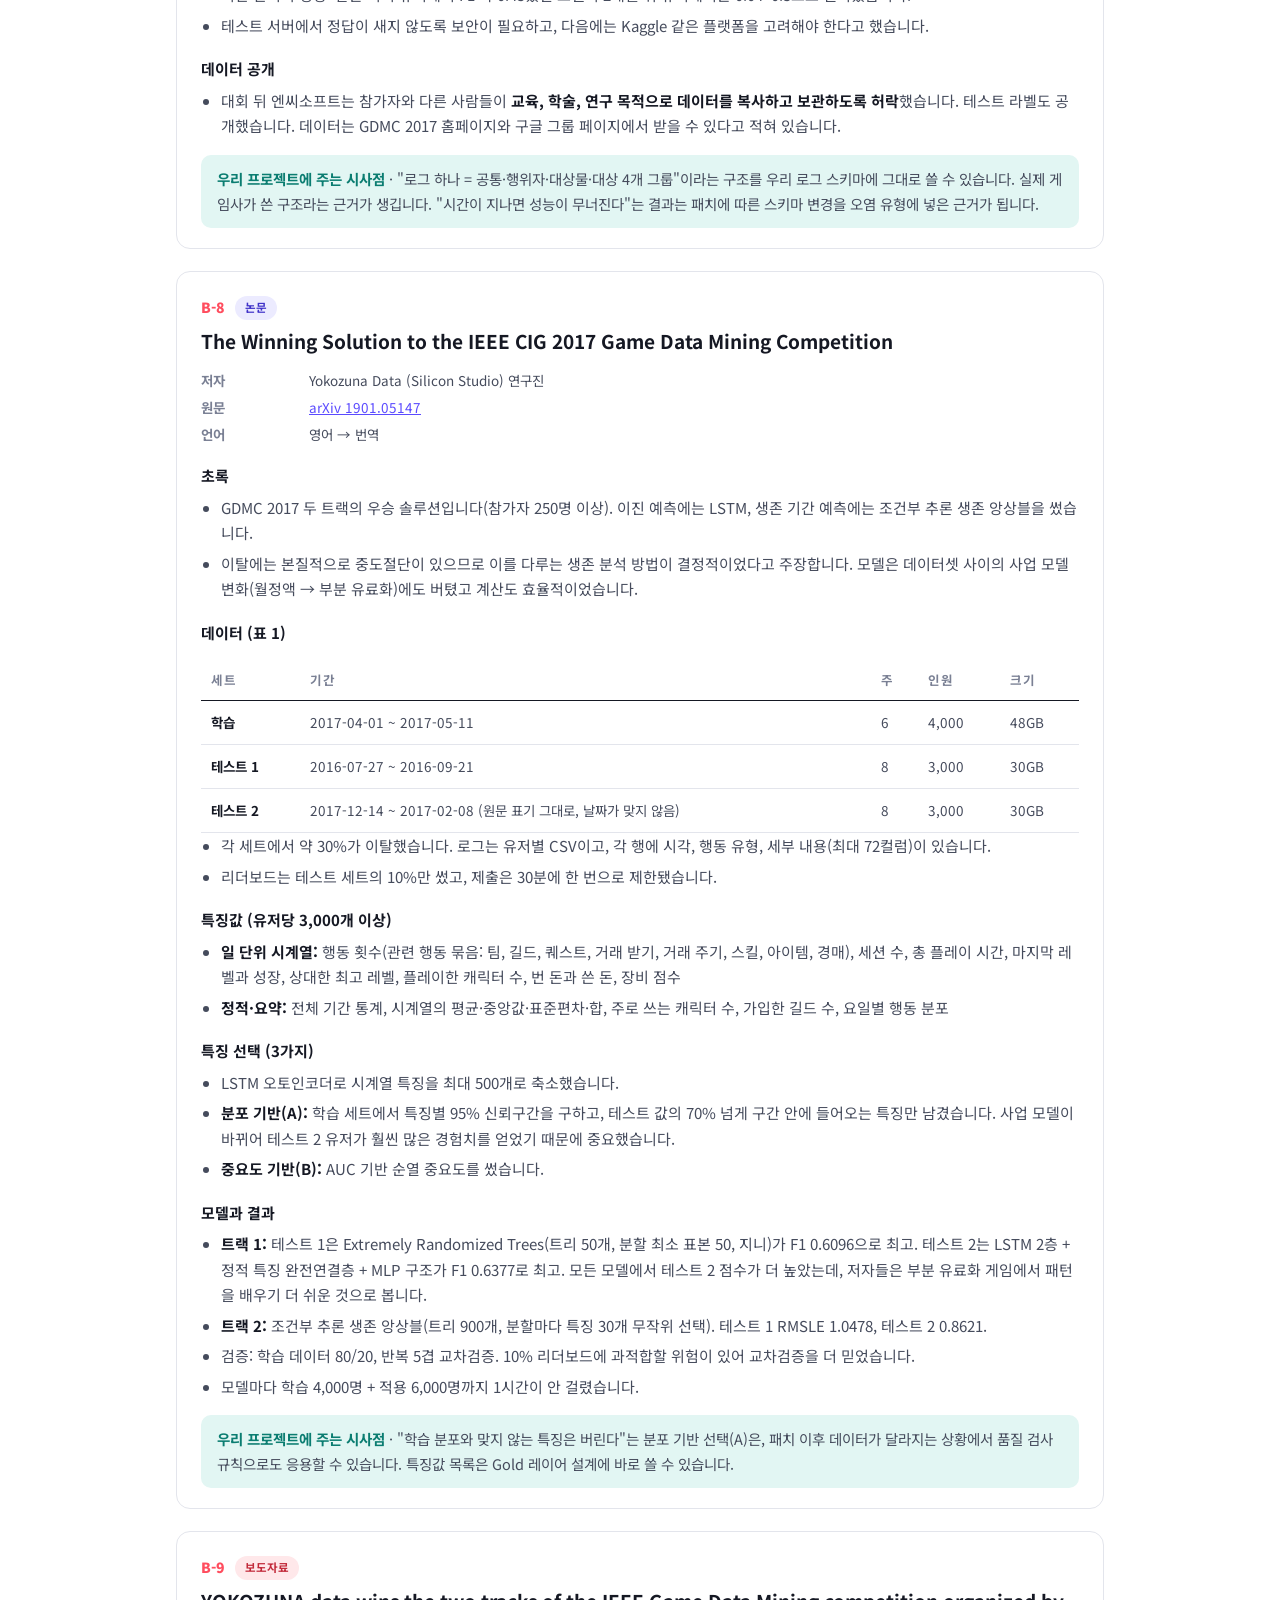
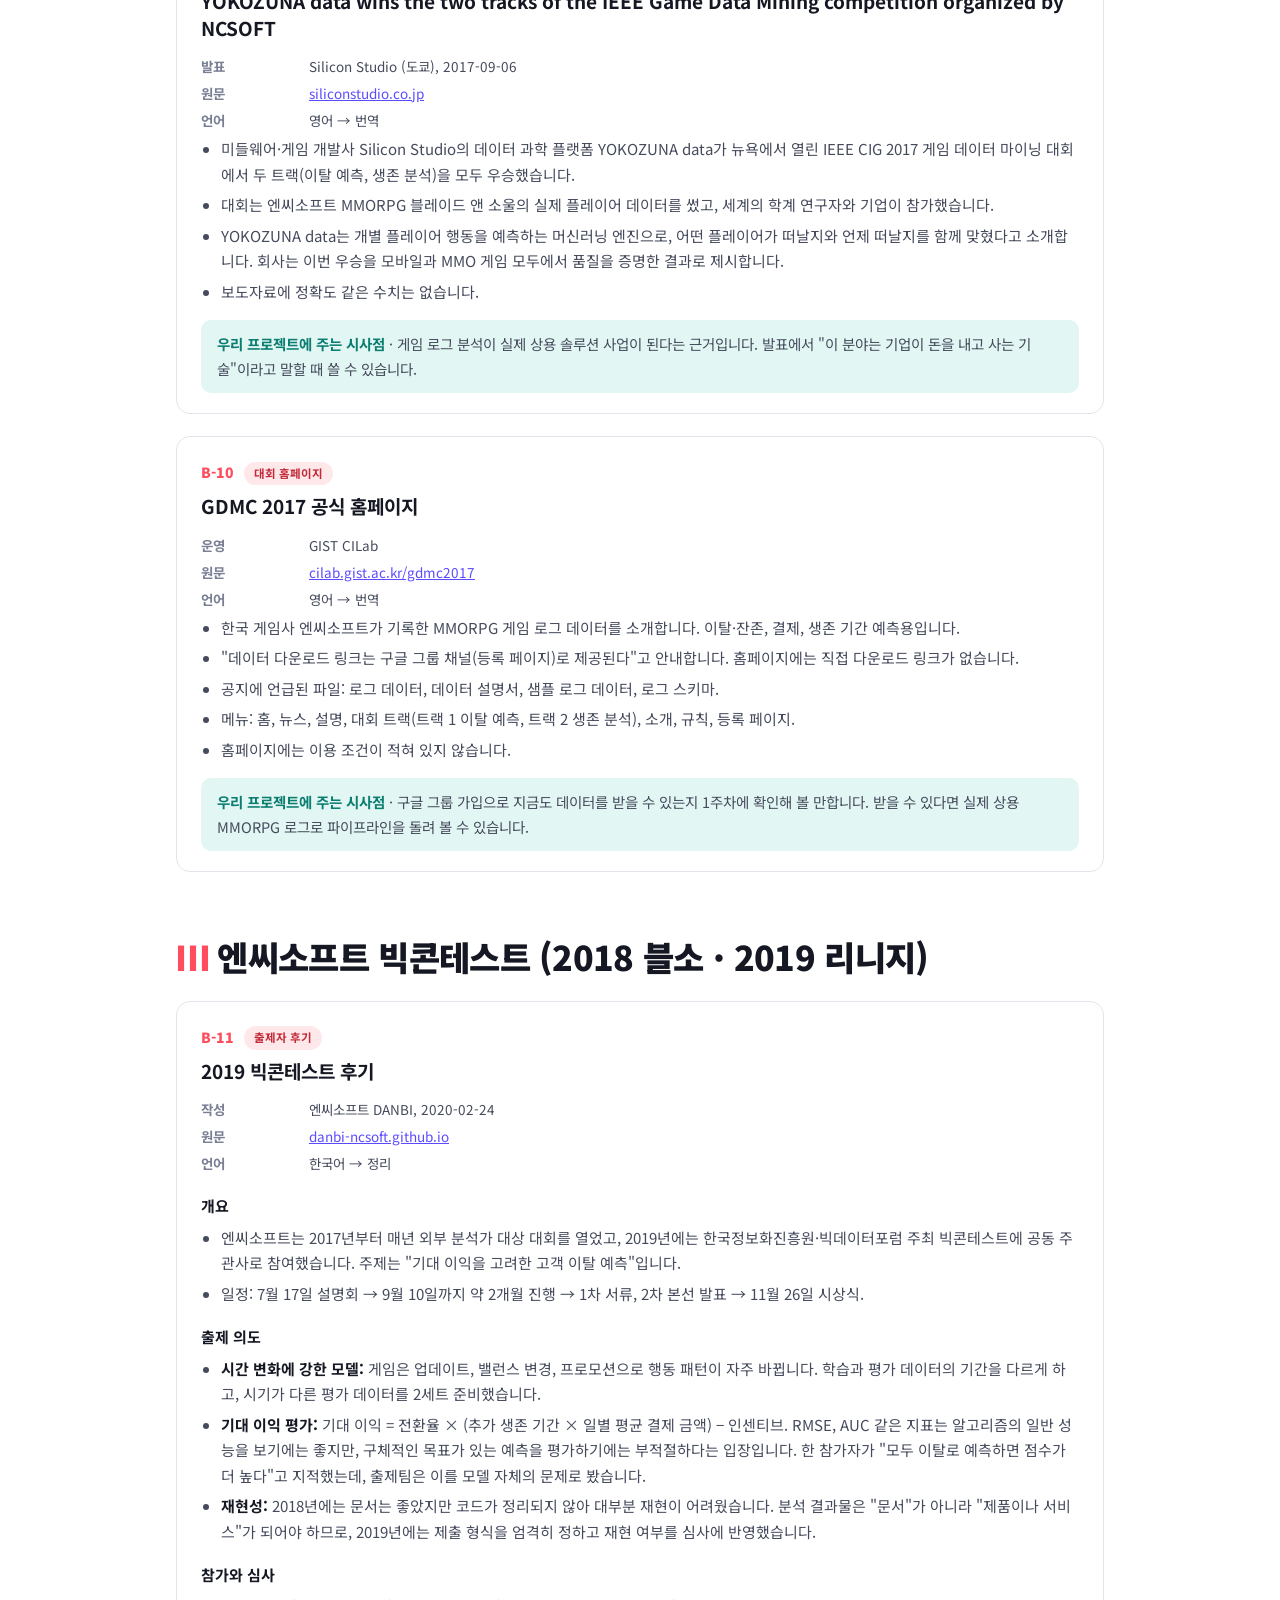
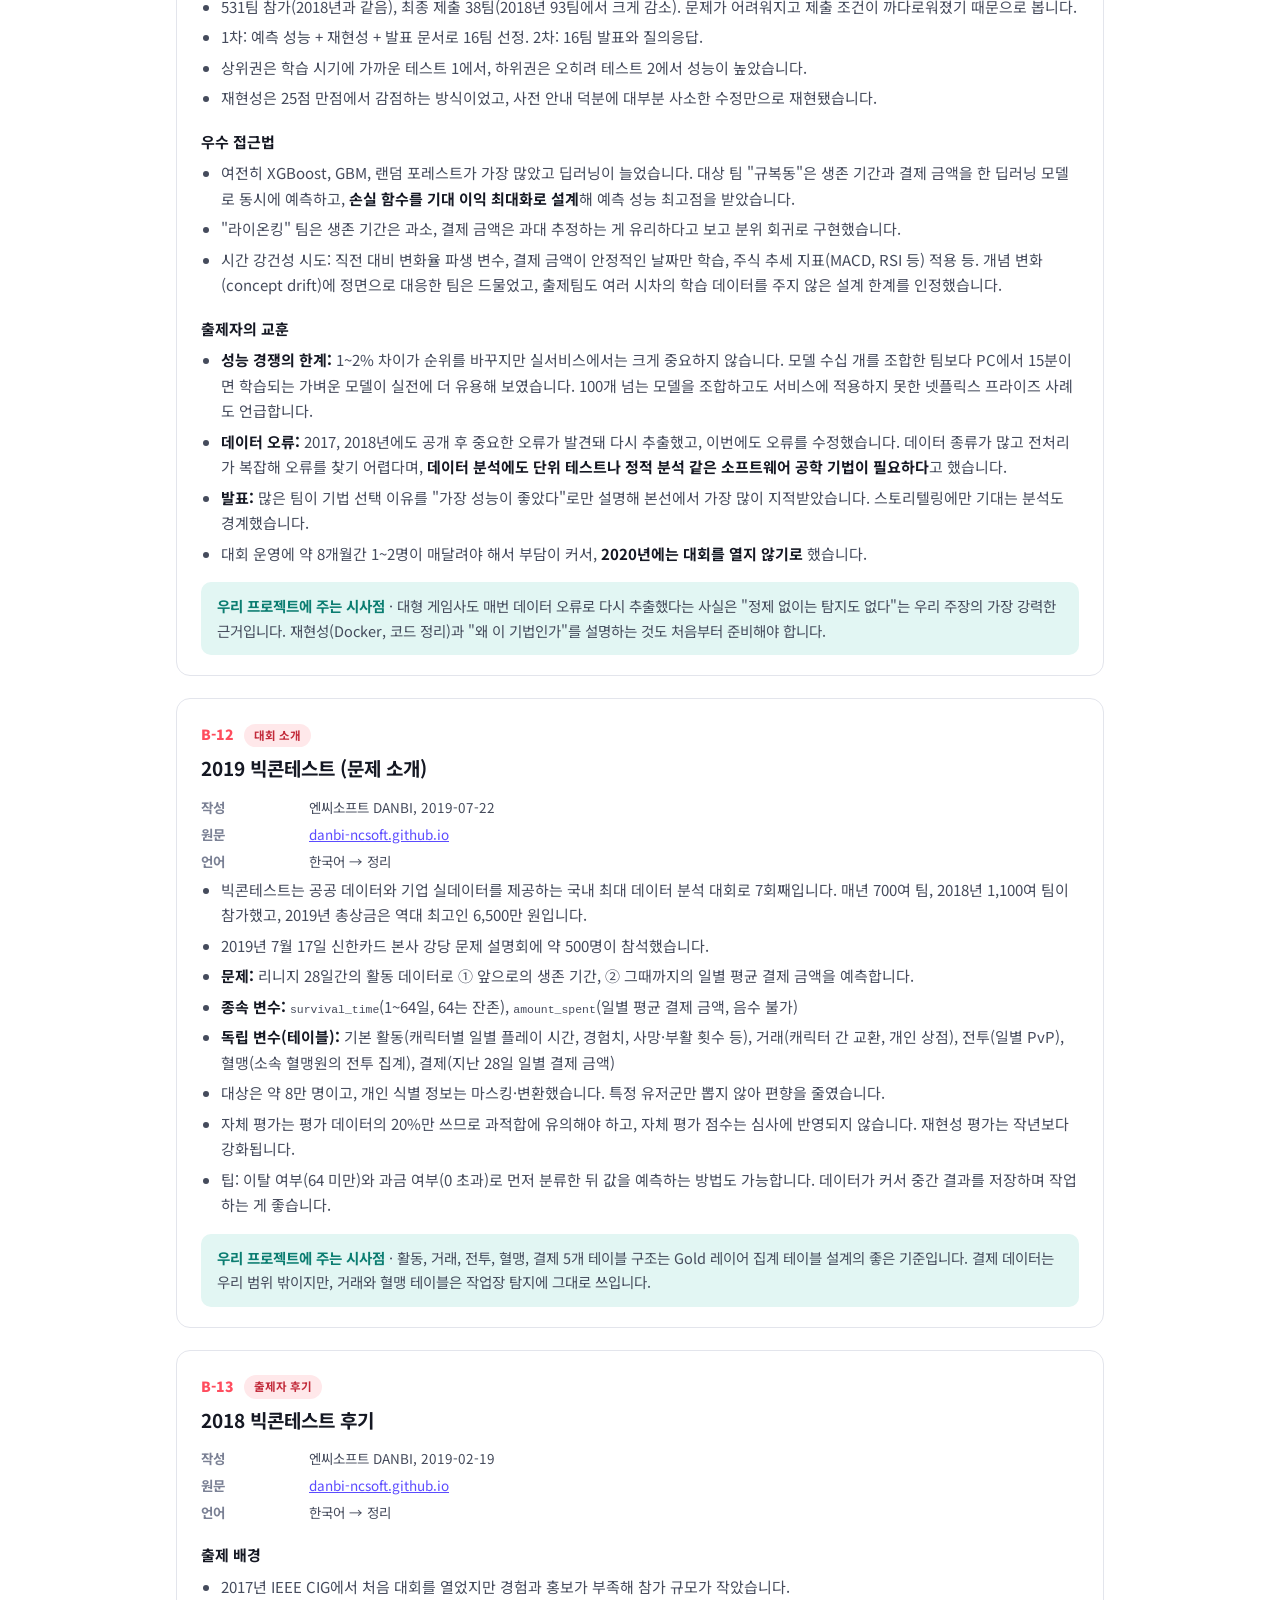
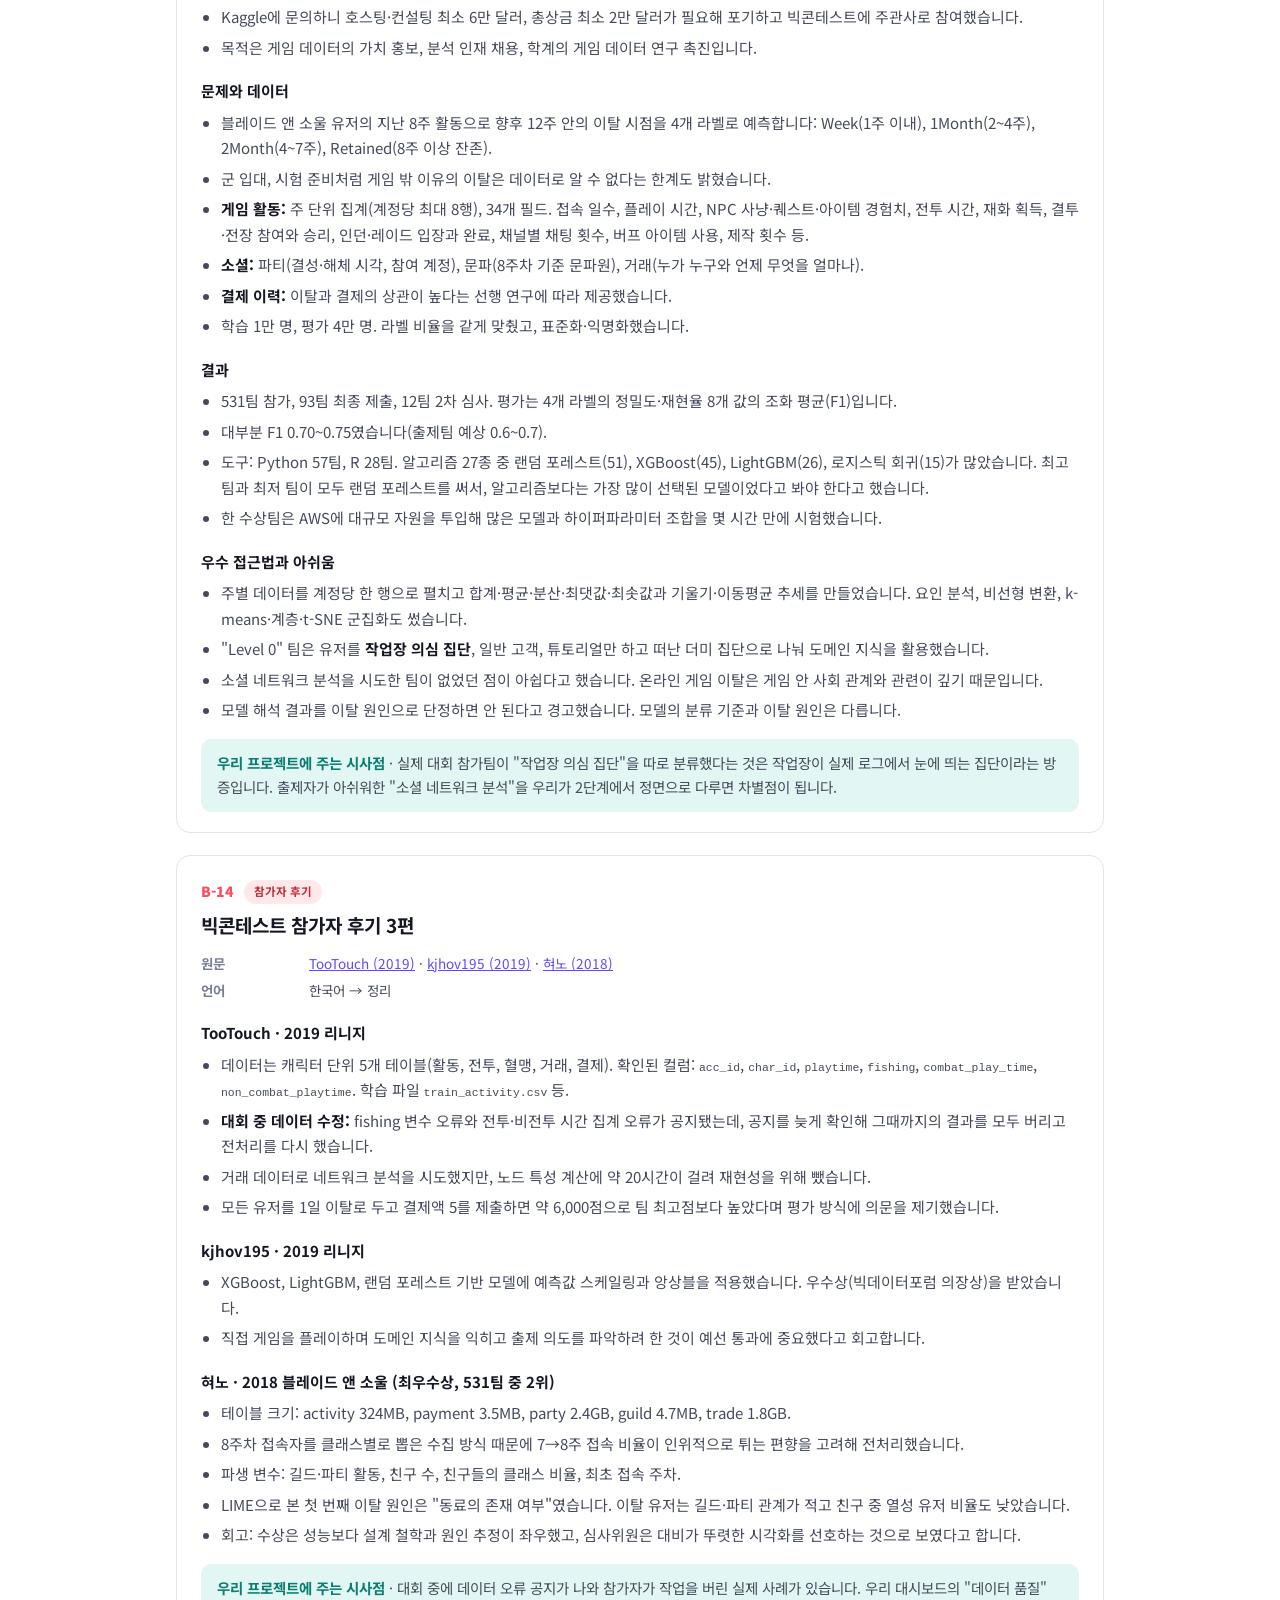
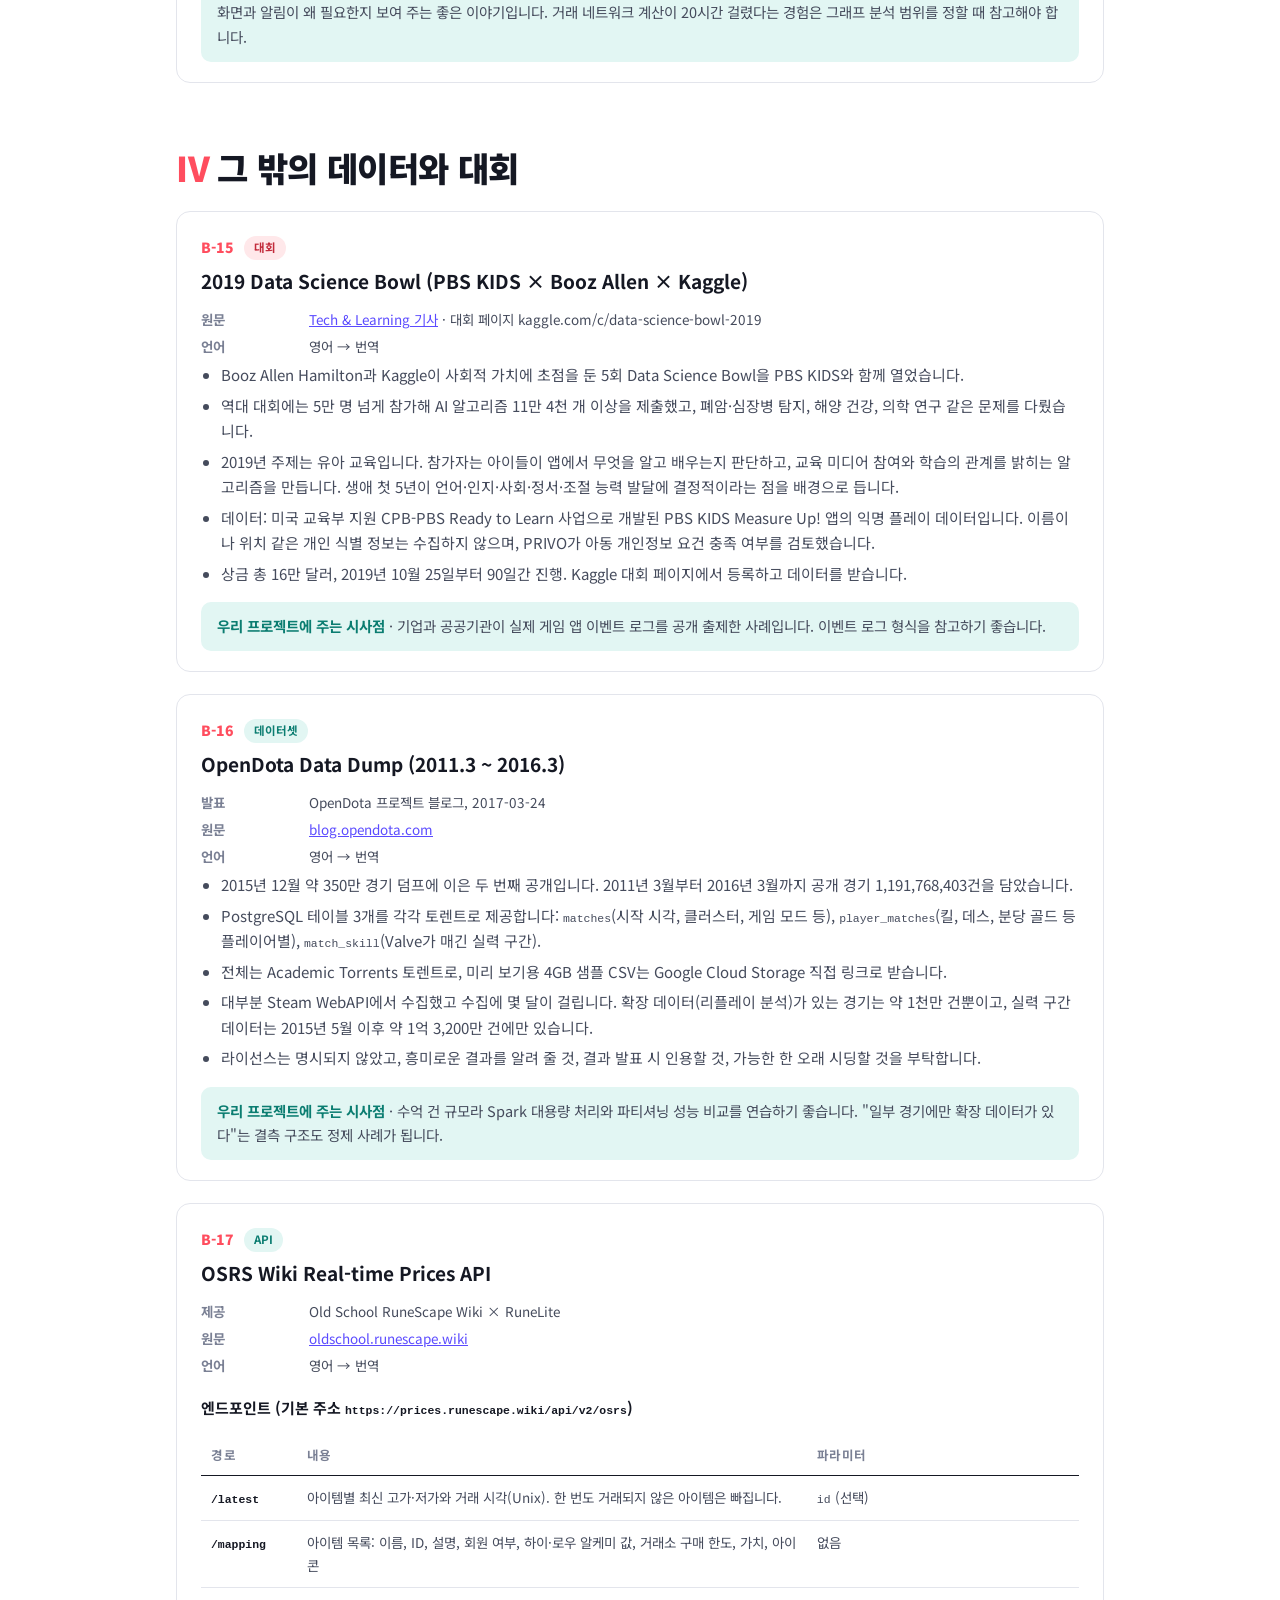
<file: appendix-b.html>
<!doctype html>
<html lang="ko"><head><meta charset="utf-8"><meta name="viewport" content="width=device-width,initial-scale=1">
<title>별첨 B 출처 번역</title>
<meta name="description" content="MMORPG 로그 정제와 봇·작업장 탐지 팀 프로젝트 문서">
<link rel="preconnect" href="https://fonts.googleapis.com"><link rel="preconnect" href="https://fonts.gstatic.com" crossorigin><link rel="stylesheet" href="https://fonts.googleapis.com/css2?family=Noto+Sans+KR:wght@400;700;900&display=swap"><link rel="stylesheet" href="assets/site.css"></head>
<body>
<nav class="topnav"><div class="in"><a class="brand" href="index.html">Log <em>Watchdog</em></a><a href="index.html">홈</a><a href="plan.html">1차 기획서</a><a href="request.html">2차 요청서</a><a href="appendix-a.html">별첨 A</a><a href="appendix-b.html" class="on">별첨 B</a></div></nav>
<main class="doc">
<header class="doc-hero">
  <span class="label">별첨 B</span>
  <h1>출처별 원문 번역 정리</h1>
  <p><a href="appendix-a.html">별첨 A</a>에서 인용한 18개 출처의 내용을 원문 구조대로 옮겼습니다. 숫자, 고유명사, 수식은 원문 그대로 두었습니다. 영어 원문은 번역했고, 한국어 원문은 핵심을 빠짐없이 정리했습니다.</p>
  <div class="meta">원문 전문을 옮긴 것이 아니라 내용을 충실하게 옮긴 번역 정리입니다. 인용이나 발표에 쓸 때는 반드시 원문 링크로 확인해 주세요. · 확인일 2026-10-13</div>
  <div class="downloads noprint"><a class="btn ghost" href="downloads/appendix-b.pdf">PDF로 받기</a></div>
</header>

<nav class="toc"><b>목차</b><ol>
  <li><a href="#b1">HCRL 게임봇 탐지 챌린지 (아이온)</a></li>
  <li><a href="#b2">IEEE DataPort · 게임봇 탐지 데이터셋</a></li>
  <li><a href="#b3">IEEE DataPort · Game-Contagion</a></li>
  <li><a href="#b4">논문 · Understand Watchdogs</a></li>
  <li><a href="#b5">논문 · The gravy value</a></li>
  <li><a href="#b6">라그나로크 봇 트래픽 트레이스</a></li>
  <li><a href="#b7">논문 · GDMC 2017 대회 보고</a></li>
  <li><a href="#b8">논문 · GDMC 2017 우승 솔루션</a></li>
  <li><a href="#b9">보도자료 · Silicon Studio 우승</a></li>
  <li><a href="#b10">GDMC 2017 대회 홈페이지</a></li>
  <li><a href="#b11">엔씨소프트 · 2019 빅콘테스트 후기</a></li>
  <li><a href="#b12">엔씨소프트 · 2019 빅콘테스트 소개</a></li>
  <li><a href="#b13">엔씨소프트 · 2018 빅콘테스트 후기</a></li>
  <li><a href="#b14">참가자 후기 3편</a></li>
  <li><a href="#b15">2019 Data Science Bowl</a></li>
  <li><a href="#b16">OpenDota 데이터 덤프</a></li>
  <li><a href="#b17">OSRS 실시간 가격 API</a></li>
  <li><a href="#b18">Kaggle PUBG 순위 예측</a></li>
</ol></nav>

<!-- ===================== DATA / CHALLENGE ===================== -->
<h2><span class="num">Ⅰ</span>봇 탐지 데이터와 연구</h2>

<section class="src" id="b1">
  <div class="head"><span class="idx">B-1</span><span class="type data">데이터셋 · 대회</span><h3>Game Bot Detection Challenge (정보보호 R&amp;D 데이터 챌린지 2019 게임봇 탐지 트랙)</h3></div>
  <dl><dt>제공</dt><dd>고려대학교 해킹대응기술연구실(HCRL) · 원천 데이터: 엔씨소프트 아이온</dd><dt>원문</dt><dd><a href="https://ocslab.hksecurity.net/Datasets/datachallenge2019/gamebot">ocslab.hksecurity.net/Datasets/datachallenge2019/gamebot</a></dd><dt>언어</dt><dd>영어 → 번역</dd></dl>
  <h5>배경</h5>
  <ul><li>이 데이터는 "정보보호 R&amp;D 데이터 챌린지 2019"의 게임봇 탐지 트랙에서 쓰였습니다.</li><li>유저 활동 로그로 구성되며, 예선과 본선에는 서로 다르지만 이어지는 기간의 로그를 썼습니다.</li></ul>
  <h5>게임</h5>
  <ul><li>아이온(AION): 엔씨소프트가 2008년 11월부터 서비스한 MMORPG입니다.</li></ul>
  <h5>데이터 구성</h5>
  <ul><li>전체 크기 184GB, 기간은 2010-04-16부터 2010-05-07까지 22일입니다.</li>
    <li>페이지에 소개된 필드: <code>actor</code>·<code>target</code>(캐릭터 ID 또는 NPC ID), <code>actor_account</code>·<code>target_account</code>(계정 ID 또는 NPC ID). 나머지 필드나 파일 목록은 페이지에 없습니다.</li></ul>
  <h5>익명화</h5>
  <ul><li>개인 식별 정보가 담길 수 있는 캐릭터 이름 같은 민감 정보는 삭제했습니다.</li>
    <li>IP 주소, 캐릭터 ID, 계정 ID는 실제 유저 보호를 위해 무작위 값으로 바꿨습니다.</li>
    <li>예선과 본선 데이터를 함께 변환했기 때문에, 두 기간에 모두 활동한 캐릭터는 같은 ID를 가집니다. 대회 당시 제공된 데이터와는 이 점이 다릅니다.</li></ul>
  <h5>라벨링</h5>
  <ul><li>유효한 계정 목록에 정상(0) 또는 게임봇(1) 라벨이 붙어 있습니다.</li>
    <li>로그 기간 동안 3시간 넘게 활동한 캐릭터가 하나 이상 있는 계정만 포함했습니다.</li>
    <li>정답은 게임사가 제공한 제재 목록입니다. 제재된 유저는 모두 사람의 검토와 모니터링으로 검증했습니다.</li></ul>
  <h5>받는 방법</h5>
  <ul><li>김휘강 교수(cenda@korea.ac.kr)에게 신분과 사용 목적을 적어 메일을 보내면 됩니다.</li></ul>
  <h5>인용을 요청한 논문</h5>
  <ul><li>Kang 외 (2016). Multimodal game bot detection using user behavioral characteristics. <i>SpringerPlus</i>, 5(1).</li>
    <li>Kwon 외 (2016). Crime scene reconstruction: Online gold farming network analysis. <i>IEEE TIFS</i>, 12(3).</li>
    <li>Lee 외 (2016). You are a Game Bot!: Uncovering Game Bots in MMORPGs via Self-similarity in the Wild. <i>NDSS</i>.</li></ul>
  <h5>페이지에 없는 정보</h5>
  <ul><li>계정·캐릭터·레코드·봇 수, 클래스 비율, 라이선스와 재배포 조건은 적혀 있지 않습니다.</li></ul>
  <div class="so"><b>우리 프로젝트에 주는 시사점</b> · 정답이 "실제 제재 기록"이라 탐지 로직을 검증하기에 가장 신뢰할 만한 데이터입니다. "3시간 이상 활동 계정만 포함" 같은 필터 기준도 우리 Gold 레이어에 그대로 가져올 수 있습니다.</div>
</section>

<section class="src" id="b2">
  <div class="head"><span class="idx">B-2</span><span class="type data">데이터셋</span><h3>Game Bot Detection Dataset Based on User Behavioral Characteristics</h3></div>
  <dl><dt>저자</dt><dd>강아름, 정성훈(고려대), Aziz Mohaisen, 김휘강(고려대)</dd><dt>등록</dt><dd>IEEE DataPort, 2025-11-24 · DOI 10.21227/8q6x-bp56</dd><dt>원문</dt><dd><a href="https://ieee-dataport.org/documents/game-bot-detection-dataset-based-user-behavioral-characteristics">ieee-dataport.org/documents/game-bot-detection-dataset-…</a></dd><dt>언어</dt><dd>영어 → 번역</dd></dl>
  <h5>설명</h5>
  <ul><li>대형 MMORPG 서비스의 장기간 게임 내 행동 로그입니다. 게임 이름은 적혀 있지 않습니다.</li>
    <li>88일간의 플레이, 캐릭터 49,739명, 그중 운영사가 봇으로 확인한 캐릭터 7,702명을 담고 있습니다.</li>
    <li>사냥, 채집, 거래, 채팅, 파티 같은 활동의 서버 이벤트 로그에서 특징값을 뽑았습니다. 개인정보는 게임사 내부 정책에 따라 익명화했습니다.</li></ul>
  <h5>포함된 특징값 (페이지의 "일반적으로 포함" 목록)</h5>
  <ul><li><b>플레이어 정보:</b> 로그인 빈도, 플레이 시간, 게임 머니, 고유 IP 수</li>
    <li><b>플레이어 행동:</b> 앉기, 경험치 획득, 아이템 획득, 돈 획득, 채집(최대 횟수 포함), PK 포인트, 부활, 포털 사용 횟수. 반복적이고 좁은 플레이를 잡아내기 위해 행동 비율도 포함합니다.</li>
    <li><b>그룹 활동:</b> 파티 플레이 시간, 길드 활동 횟수</li>
    <li><b>소셜 상호작용 다양성:</b> 파티, 친구, 거래, 귓속말, 우편, 상점, 길드 상호작용의 섀넌 엔트로피</li>
    <li><b>네트워크 지표:</b> 6개 방향성 네트워크(파티, 친구, 거래, 귓속말, 우편, 상점)에 대한 중심성(연결·매개·근접·고유벡터), 이심률, 허브·권위 점수, 페이지랭크, 군집 계수. 네트워크 모티프와 트라이어드 센서스도 쓸 수 있다고 합니다.</li></ul>
  <h5>라벨 · 파일 · 이용</h5>
  <ul><li>0 = 사람, 1 = 게임봇 (운영사가 확인한 제재 계정 목록 기준)</li>
    <li>"Game Bot Detection.zip" 514.57MB, CSV와 TXT 형식. 행 수는 적혀 있지 않습니다.</li>
    <li>로그인과 구독이 필요합니다. 라이선스는 적혀 있지 않습니다. 관련 논문은 SpringerPlus(2016)입니다.</li></ul>
  <div class="so"><b>우리 프로젝트에 주는 시사점</b> · 봇 비율(약 15.5%)과 특징값 목록을 생성기와 탐지 규칙 설계에 그대로 참고할 수 있습니다. 특히 "소셜 다양성(엔트로피)"은 봇이 사회 활동을 거의 하지 않는다는 점을 숫자로 잡아내는 좋은 특징값입니다.</div>
</section>

<section class="src" id="b3">
  <div class="head"><span class="idx">B-3</span><span class="type data">데이터셋</span><h3>Game-Contagion: Cheating Behavior Diffusion Dataset from MMORPG Social Networks</h3></div>
  <dl><dt>저자</dt><dd>우지영, 강성욱, 김휘강(고려대), 박주용</dd><dt>등록</dt><dd>IEEE DataPort, 2025-11-26 · DOI 10.21227/5pnm-5k96</dd><dt>원문</dt><dd><a href="https://ieee-dataport.org/documents/game-contagion-cheating-behavior-diffusion-dataset-mmorpg-social-networks">ieee-dataport.org/documents/game-contagion-…</a></dd><dt>언어</dt><dd>영어 → 번역</dd></dl>
  <h5>설명</h5>
  <ul><li>부정행위(주로 게임봇 사용)가 게임 내 소셜 네트워크를 통해 어떻게 퍼지는지 기록한 데이터입니다. 사회적 전염, 강화 효과, 행동 확산 연구용입니다. 게임 이름은 적혀 있지 않습니다.</li></ul>
  <h5>구성 (로그 3종)</h5>
  <ul><li><b>소셜 강화 로그:</b> 부정행위 채택에 영향을 줄 수 있는 플레이어 간 상호작용. 접촉 빈도, 다양성, 친밀도를 잴 수 있습니다.</li>
    <li><b>봇 탐지 로그:</b> 봇으로 탐지된 캐릭터의 시각과 익명 ID. 정답 라벨 역할을 합니다.</li>
    <li><b>친구 로그:</b> 게임 내 친구 네트워크. 소셜 그래프와 확산 경로를 만드는 데 씁니다.</li></ul>
  <h5>규모</h5>
  <ul><li>40개 넘는 서버 중 무작위로 고른 실제 서버 1개, 기간 2010-12-21 ~ 2012-03-21</li>
    <li>플레이어 39,416명의 캐릭터 94,444명, 그중 봇을 쓴 플레이어 11,259명의 캐릭터 14,326명</li>
    <li>15개월간 확인된 봇 행동 3,629,282건 · Game-Contagion.zip 153.85MB (TSV, CSV)</li>
    <li>로그인·구독 필요, 라이선스 미기재. 원 논문(IEEE Xplore 8355800) 인용을 요청합니다.</li></ul>
  <div class="so"><b>우리 프로젝트에 주는 시사점</b> · 2단계 그래프 분석의 근거 자료입니다. "봇 사용은 친구를 통해 전염된다"는 관점으로 작업장 네트워크를 설명할 수 있습니다.</div>
</section>

<section class="src" id="b4">
  <div class="head"><span class="idx">B-4</span><span class="type paper">논문</span><h3>Understand Watchdogs: Discover How Game Bot Get Discovered</h3></div>
  <dl><dt>저자</dt><dd>박은지, 박경호, 김휘강 (고려대 정보보호학부)</dd><dt>원문</dt><dd><a href="https://arxiv.org/pdf/2011.13374">arXiv 2011.13374</a></dd><dt>언어</dt><dd>영어 → 번역</dd></dl>
  <h5>초록</h5>
  <ul><li>게임봇은 다른 플레이어를 방해하고 게임 경제를 망가뜨립니다. 게임사는 학습 기반 탐지기를 쓰지만, 탐지기는 판단 이유를 거의 설명하지 못합니다.</li>
    <li>저자들은 아이온의 사람·봇 로그로 설명 가능한 AI(XAI) 모델을 만들고, 설명이 얼마나 믿을 만한지 평가했습니다. 해석 가능성이 사람을 봇으로 잘못 제재하는 일을 줄일 수 있다고 주장합니다.</li></ul>
  <h5>1. 서론</h5>
  <ul><li>게임봇은 게임 자산을 자동으로 모으는 프로그램입니다. 게임 자산을 현금으로 파는 현금 거래(RMT)에 쓰기 좋고, 약한 몬스터 사냥 같은 행동을 반복합니다.</li>
    <li>작업장(Gold Farmer Group)은 봇을 대량으로 운영해 불법 수익을 냅니다. 싼값에 자산을 팔아 게임사의 인앱 결제를 잠식하고, 아이템을 독점하고, 일반 유저를 떠나게 합니다.</li>
    <li>초기 탐지는 채팅, 소셜 이벤트 등에서 봇 패턴을 찾는 데이터 마이닝이었습니다. 특징값 설계에 크게 의존해서, 봇이 행동을 바꾸거나 게임이 업데이트되면 무너졌습니다.</li>
    <li>머신러닝과 딥러닝은 성능이 좋지만 개별 판정의 이유를 설명하지 못합니다. 운영자는 봇 판정의 근거가 필요합니다.</li></ul>
  <h5>2. 선행 연구 (탐지 방법 분류)</h5>
  <div class="tbl"><table><tr><th>연구</th><th>데이터</th><th>방법 · 핵심</th></tr>
    <tr><td>Kang 외 2013</td><td>아이온</td><td>규칙 기반. 봇은 2인 파티를 맺고, 평균보다 오래 접속하며, 경험치 로그가 많고 종족 포인트 로그가 적음. 정확도 95.92%</td></tr>
    <tr><td>Chung 외 2013</td><td>열혈강호 온라인</td><td>행동 특징 12개 + 고급 특징 5개, 플레이 스타일 4유형으로 군집화 후 다중 SVM</td></tr>
    <tr><td>Lee 외 2016</td><td>리니지, 아이온, 블소</td><td>봇의 "자기 유사성"(같은 행동 반복) 활용, 로지스틱 회귀 정확도 95%</td></tr>
    <tr><td>Lee 외 2018</td><td>리니지</td><td>캐릭터 간 거래를 네트워크로 그려 암시장 노출</td></tr>
    <tr><td>Park 외 2019</td><td>아이온</td><td>재화 시계열 LSTM, 정확도 95% 이상</td></tr>
    <tr><td>Tsaur 외 2019</td><td>KANO</td><td>딥러닝으로 이상 비율 계산, 봇처럼 행동하는 "회색 지대" 유저 제시</td></tr>
    <tr><td>Tao 외 2018 (NGUARD)</td><td>NetEase MMORPG</td><td>전처리·온라인 추론·자동 반복·오프라인 학습 프레임워크, ABLSTM, 정밀도 97% 이상</td></tr></table></div>
  <h5>3. 실험</h5>
  <ul><li><b>데이터:</b> 엔씨소프트 아이온 로그를 고려대 HCRL이 전처리. 3시간 넘게 플레이한 49,530명(봇 6,213명), 4월 10일 ~ 7월 5일 88일. 라벨은 엔씨소프트의 수동 로그 검토로 확인했고, 고객 문의로 혐의를 벗은 경우 라벨을 고쳤습니다. 클래스 불균형은 오버샘플링과 언더샘플링으로 처리했습니다.</li>
    <li><b>특징값 40개 (3분류):</b> 플레이어 정보(로그인·로그아웃 횟수, 플레이 시간, 돈, 총 로그인 수, IP 수, 최고 레벨), 플레이어 행동(채집, 앉기, 경험치, 아이템, 돈, 어비스, 경험치 복구, 포털, 사망, 텔레포트, 부활), 소셜 활동(파티 시간, 길드 활동, 길드 가입, 소셜 다양성). 레벨 5 미만 플레이어는 제외했습니다.</li>
    <li><b>모델:</b> 랜덤 포레스트(검증 정확도 88.51%), 다층 퍼셉트론(90.10% 이상). 설명 기법은 특징 중요도, 순열 중요도, LIME(SP-LIME), SHAP.</li></ul>
  <h5>4. 결과</h5>
  <ul><li>랜덤 포레스트 특징 중요도 1위는 하루 플레이 시간, 그다음이 하루 아이템 획득 횟수와 경험치 획득 횟수였습니다.</li>
    <li>LIME 사례 분석: 봇은 사람보다 하루 경험치 획득량이 압도적으로 많았습니다.</li>
    <li>SHAP: 플레이 시간의 영향이 가장 컸고, 로그인 횟수와 경험치 획득 횟수가 뒤를 이었습니다.</li>
    <li>상위 특징을 빼도 정확도는 거의 떨어지지 않았습니다(88.21~89.37%).</li>
    <li><b>헤비 유저 분석:</b> 오탐 사례에서 경험치 획득 비율이 가장 큰 영향을 줬습니다. "사람"에서 "헤비 유저"를 별도 클래스로 떼어 내자 정확도가 96.02%로 오르고 오탐이 881건에서 327건으로 줄었습니다.</li></ul>
  <h5>5. 결론</h5>
  <ul><li>LIME이 가장 좋은 설명을 줬다고 평가했습니다. 헤비 유저와 봇은 둘 다 자산을 빨리 모아 과거 모델을 헷갈리게 했는데, XAI가 이를 풀었다고 주장합니다. 설명은 억울한 제재에 대한 이의 제기와 로그 설계 개선에도 도움이 됩니다.</li></ul>
  <div class="so"><b>우리 프로젝트에 주는 시사점</b> · ① 생성기에 "헤비 유저"를 꼭 넣어야 오탐 문제를 시연할 수 있습니다. ② 대시보드의 "탐지 사유" 칸에 SHAP·LIME 설명을 붙이면 운영자 관점의 완성도가 올라갑니다.</div>
</section>

<section class="src" id="b5">
  <div class="head"><span class="idx">B-5</span><span class="type paper">논문</span><h3>The gravy value: A set of features for pinpointing BOT detection method</h3></div>
  <dl><dt>저자</dt><dd>박세미, 이경호(교신) · 고려대</dd><dt>발표</dt><dd>WISA 2020 (제주, 2020.8.26~28), LNCS vol.12583 pp.142–153 · DOI 10.1007/978-3-030-65299-9_11</dd><dt>원문</dt><dd><a href="https://pure.korea.ac.kr/en/publications/the-gravy-value-a-set-of-features-for-pinpointing-bot-detection-m/">pure.korea.ac.kr</a> (초록 페이지)</dd><dt>언어</dt><dd>영어 → 번역</dd></dl>
  <h5>초록</h5>
  <ul><li>온라인 게임 시장이 커지면서 불법 활동, 특히 게임 아이템을 모으는 게임봇이 늘었습니다. 보통 게임사가 이를 제재합니다. 저자들은 피해가 탈세나 자금 세탁 수준을 넘어선다고 봅니다.</li>
    <li>아이온 데이터로 서버 쪽 유저 행동을 분석했습니다. 특징값은 경험치, 스킬, 그리고 비용 대비 효율을 재는 "그레이비 값(gravy value)"에 기반합니다.</li>
    <li>MLP, SVM, 랜덤 포레스트로 실험했고, 봇 계정과 실제 유저 계정을 구분하는 최고 F-score는 0.9638이었습니다.</li></ul>
  <h5>페이지에 없는 정보</h5>
  <ul><li>초록 페이지라서 그레이비 값의 계산식과 실험 세부 사항은 없습니다.</li></ul>
  <div class="so"><b>우리 프로젝트에 주는 시사점</b> · "투입 시간 대비 얻은 경험치·재화" 같은 효율 지표를 특징값으로 만들 수 있습니다. 봇은 효율이 비정상적으로 일정하고 높습니다.</div>
</section>

<section class="src" id="b6">
  <div class="head"><span class="idx">B-6</span><span class="type data">데이터셋</span><h3>Ragnarok Online Traffic Traces for Game Bot Identification</h3></div>
  <dl><dt>수집</dt><dd>Kuan-Ta Chen (대만 중앙연구원 Academia Sinica)</dd><dt>원문</dt><dd><a href="https://homepage.iis.sinica.edu.tw/~swc/traces/ro_bots">homepage.iis.sinica.edu.tw/~swc/traces/ro_bots</a></dd><dt>언어</dt><dd>영어 → 번역</dd></dl>
  <ul><li>MMORPG 라그나로크 온라인의 클라이언트 쪽 tcpdump 트레이스 19개입니다.</li>
    <li><b>사람 4명:</b> Gino와 Kiya는 1년 넘게 플레이한 숙련자(레벨 60 이상, 좋은 장비)이고, Kuan-Ta(레벨 5)와 Jhih-Wei(레벨 40)는 초보입니다.</li>
    <li><b>봇 2종:</b> Kore와 DreamRO. 둘 다 커뮤니티에서 흔한 "사냥 → 줍기 → 거래" 반복 스크립트를 쓰며, 숙련도와 직업이 다른 캐릭터로 돌렸습니다.</li>
    <li>파일: Gino A1~A2, Kiya B1~B4, Kuan-Ta C1, Jhih-Wei D1, Kore K1~K5, DreamRO R1~R6</li>
    <li>관련 논문: "Identifying MMORPG Bots: A Traffic Analysis Approach" (EURASIP Journal on Advances in Signal Processing). 파일 크기, 수집 날짜, 이용 조건은 적혀 있지 않습니다.</li></ul>
  <div class="so"><b>우리 프로젝트에 주는 시사점</b> · 네트워크 패킷 수준 데이터라 우리 파이프라인과는 층위가 다릅니다. 다만 숙련자·초보·봇의 차이를 보여 주는 실데이터라서, 생성기의 행동 간격 분포를 잡을 때 참고할 수 있습니다.</div>
</section>

<!-- ===================== GDMC ===================== -->
<h2><span class="num">Ⅱ</span>엔씨소프트 GDMC 2017 (블레이드 앤 소울)</h2>

<section class="src" id="b7">
  <div class="head"><span class="idx">B-7</span><span class="type paper">논문 · 대회 보고</span><h3>Game Data Mining Competition on Churn Prediction and Survival Analysis using Commercial Game Log Data</h3></div>
  <dl><dt>저자</dt><dd>이은조, 장윤재, 윤두밈, 전지훈 외, 김경중 등 17명</dd><dt>발표</dt><dd>IEEE Transactions on Games, 2018 · arXiv 1802.02301 · DOI 10.1109/TG.2018.2888863</dd><dt>원문</dt><dd><a href="https://cilab.gist.ac.kr/hp/wp-content/uploads/2018/12/1.-Game-Data-Mining-Competition-on.pdf">GIST CILab PDF</a> · <a href="https://arxiv.org/abs/1802.02301">arXiv</a></dd><dt>언어</dt><dd>영어 → 번역</dd></dl>
  <h5>초록 · 동기</h5>
  <ul><li>게임사는 데이터를 거의 공유하지 않아서 게임 데이터 마이닝과 AI 연구가 제한됩니다. 저자들은 엔씨소프트 블레이드 앤 소울의 1만 명, 약 100GB 로그로 국제 대회를 열고 데이터를 공개했습니다.</li>
    <li>과제는 월정액에서 부분 유료화로 바뀌는 시기를 넘어 유저의 이탈 여부와 시점을 예측하는 것이었습니다. 상위권은 딥러닝, 트리 부스팅, 선형 회귀를 썼습니다.</li>
    <li>기존 게임 AI 대회는 게임을 플레이하는 에이전트 위주였고, 게임 로그 연구는 2013년 급증 이후 정체됐다고 봅니다.</li></ul>
  <h5>대회 설계</h5>
  <ul><li><b>대상:</b> 누적 결제가 기준 이상이고 활동이 많은 충성 유저만 포함했습니다. 가벼운 유저와 악성 유저는 제외했습니다. 엔씨소프트는 결제·플레이 시간·콘텐츠 이용으로 k-means를 돌려 유저를 14개 충성도 등급(낮을수록 충성)으로 나누는데, 최근 3개월 중 9등급 이상을 두 번 이상 받은 유저(전체의 30% 미만)를 골랐습니다.</li>
    <li><b>이탈 정의:</b> 5주 넘게 플레이하지 않은 유저. 서버 점검에 맞춰 주는 수요일~수요일로 셉니다.</li>
    <li><b>예측 시점:</b> 5주 이탈 창이 시작되기 3주 전에 예측합니다.</li>
    <li><b>생존 분석(트랙 2):</b> 관측이 끝나지 않은 유저가 있어서 오른쪽 중도절단(right-censored) 문제로 다룹니다.</li>
    <li><b>개념 변화:</b> 테스트 1은 학습 데이터 2개월 뒤, 테스트 2는 7개월 뒤 데이터입니다. 그 사이 2016년 12월에 사업 모델이 바뀌었습니다. 라벨 없는 테스트 데이터를 학습에 써도 됐습니다.</li></ul>
  <h5>데이터</h5>
  <ul><li>로그 유형은 수백 가지지만 대회에는 주요 82가지(접속, 캐릭터, 아이템, 스킬, 퀘스트, 길드)를 썼습니다.</li>
    <li>로그 유형마다 77개 필드가 있고 4개 그룹으로 나뉩니다: <b>공통</b>(로그 유형, 시각, 위치), <b>행위자</b>(ID, 레벨, 종족), <b>대상물</b>(아이템 ID, 등급, 수량, 스킬명), <b>대상</b>(대상 ID, 골드, 받은 피해).</li>
    <li>악성 활동 정황이 있는 유저는 제거했습니다. 엔씨소프트의 탐지 규칙은 기밀입니다.</li></ul>
  <h5>평가 · 일정 · 참가</h5>
  <ul><li>트랙 1은 F1 점수, 트랙 2는 RMSLE(낮을수록 좋음). 중도절단 때문에 실제보다 길게 예측하면 맞힌 것으로 처리했습니다.</li>
    <li>2017.4.15 샘플과 스키마 공개 → 4.30 전체 데이터 공개 → 5.19 테스트 서버(테스트 데이터 10%) → 마감 7.31에서 8.10으로 연장.</li>
    <li>구글 그룹 가입자는 약 300명. 한국, 독일, 핀란드, 일본에서 제출했고, 트랙 1은 13팀, 트랙 2는 5팀이 제출했습니다.</li></ul>
  <h5>결과</h5>
  <ul><li><b>트랙 1:</b> Yokozuna Data 1위(최종 약 0.62, 테스트 1 0.61, 테스트 2 0.63). UTU, TripleS, TheCowKing이 0.60. 기준선(특징 22개 + 라쏘 회귀)은 F1 0.48이었고, 13팀 중 8팀이 기준선을 넘었습니다.</li>
    <li><b>트랙 2:</b> Yokozuna Data 1위(0.72). IISLABSKKU 0.81, UTU 0.91, TripleS 0.92, DTND 0.97. 테스트 서버 최고 점수는 0.41이었지만 최종과는 차이가 컸습니다.</li>
    <li>테스트 서버(10% 데이터)와 최종 순위가 크게 달랐습니다. 저자들은 과적합 때문으로 봅니다.</li>
    <li>참고할 만한 접근: MNDS는 8주 시계열을 13×56 픽셀 이미지(Gramian Angular Field)로 바꿔 Inception-V3에 넣었습니다. goedle.io는 약 600개 이벤트 기반 특징값을 만들고 이상치 유저 0.5%를 제거했습니다.</li></ul>
  <h5>교훈</h5>
  <ul><li>트랙 1에서 압도적인 기법은 없었습니다. 학습 알고리즘보다 특징 설계, 전처리, 선택이 더 중요했습니다.</li>
    <li>충성 유저만으로 학습하면 F1이 0.39~0.53으로, 전체 유저(0.6~0.72)보다 훨씬 어려웠습니다.</li>
    <li>시간 간격의 영향: 같은 시기 유저에서 F1 약 0.45였던 모델이 2개월 뒤 유저에서는 0.04~0.3으로 떨어졌습니다.</li>
    <li>테스트 서버에서 정답이 새지 않도록 보안이 필요하고, 다음에는 Kaggle 같은 플랫폼을 고려해야 한다고 했습니다.</li></ul>
  <h5>데이터 공개</h5>
  <ul><li>대회 뒤 엔씨소프트는 참가자와 다른 사람들이 <b>교육, 학술, 연구 목적으로 데이터를 복사하고 보관하도록 허락</b>했습니다. 테스트 라벨도 공개했습니다. 데이터는 GDMC 2017 홈페이지와 구글 그룹 페이지에서 받을 수 있다고 적혀 있습니다.</li></ul>
  <div class="so"><b>우리 프로젝트에 주는 시사점</b> · "로그 하나 = 공통·행위자·대상물·대상 4개 그룹"이라는 구조를 우리 로그 스키마에 그대로 쓸 수 있습니다. 실제 게임사가 쓴 구조라는 근거가 생깁니다. "시간이 지나면 성능이 무너진다"는 결과는 패치에 따른 스키마 변경을 오염 유형에 넣은 근거가 됩니다.</div>
</section>

<section class="src" id="b8">
  <div class="head"><span class="idx">B-8</span><span class="type paper">논문</span><h3>The Winning Solution to the IEEE CIG 2017 Game Data Mining Competition</h3></div>
  <dl><dt>저자</dt><dd>Yokozuna Data (Silicon Studio) 연구진</dd><dt>원문</dt><dd><a href="https://arxiv.org/html/1901.05147v1">arXiv 1901.05147</a></dd><dt>언어</dt><dd>영어 → 번역</dd></dl>
  <h5>초록</h5>
  <ul><li>GDMC 2017 두 트랙의 우승 솔루션입니다(참가자 250명 이상). 이진 예측에는 LSTM, 생존 기간 예측에는 조건부 추론 생존 앙상블을 썼습니다.</li>
    <li>이탈에는 본질적으로 중도절단이 있으므로 이를 다루는 생존 분석 방법이 결정적이었다고 주장합니다. 모델은 데이터셋 사이의 사업 모델 변화(월정액 → 부분 유료화)에도 버텼고 계산도 효율적이었습니다.</li></ul>
  <h5>데이터 (표 1)</h5>
  <div class="tbl"><table><tr><th>세트</th><th>기간</th><th>주</th><th>인원</th><th>크기</th></tr>
    <tr><td>학습</td><td>2017-04-01 ~ 2017-05-11</td><td>6</td><td>4,000</td><td>48GB</td></tr>
    <tr><td>테스트 1</td><td>2016-07-27 ~ 2016-09-21</td><td>8</td><td>3,000</td><td>30GB</td></tr>
    <tr><td>테스트 2</td><td>2017-12-14 ~ 2017-02-08 (원문 표기 그대로, 날짜가 맞지 않음)</td><td>8</td><td>3,000</td><td>30GB</td></tr></table></div>
  <ul><li>각 세트에서 약 30%가 이탈했습니다. 로그는 유저별 CSV이고, 각 행에 시각, 행동 유형, 세부 내용(최대 72컬럼)이 있습니다.</li>
    <li>리더보드는 테스트 세트의 10%만 썼고, 제출은 30분에 한 번으로 제한됐습니다.</li></ul>
  <h5>특징값 (유저당 3,000개 이상)</h5>
  <ul><li><b>일 단위 시계열:</b> 행동 횟수(관련 행동 묶음: 팀, 길드, 퀘스트, 거래 받기, 거래 주기, 스킬, 아이템, 경매), 세션 수, 총 플레이 시간, 마지막 레벨과 성장, 상대한 최고 레벨, 플레이한 캐릭터 수, 번 돈과 쓴 돈, 장비 점수</li>
    <li><b>정적·요약:</b> 전체 기간 통계, 시계열의 평균·중앙값·표준편차·합, 주로 쓰는 캐릭터 수, 가입한 길드 수, 요일별 행동 분포</li></ul>
  <h5>특징 선택 (3가지)</h5>
  <ul><li>LSTM 오토인코더로 시계열 특징을 최대 500개로 축소했습니다.</li>
    <li><b>분포 기반(A):</b> 학습 세트에서 특징별 95% 신뢰구간을 구하고, 테스트 값의 70% 넘게 구간 안에 들어오는 특징만 남겼습니다. 사업 모델이 바뀌어 테스트 2 유저가 훨씬 많은 경험치를 얻었기 때문에 중요했습니다.</li>
    <li><b>중요도 기반(B):</b> AUC 기반 순열 중요도를 썼습니다.</li></ul>
  <h5>모델과 결과</h5>
  <ul><li><b>트랙 1:</b> 테스트 1은 Extremely Randomized Trees(트리 50개, 분할 최소 표본 50, 지니)가 F1 0.6096으로 최고. 테스트 2는 LSTM 2층 + 정적 특징 완전연결층 + MLP 구조가 F1 0.6377로 최고. 모든 모델에서 테스트 2 점수가 더 높았는데, 저자들은 부분 유료화 게임에서 패턴을 배우기 더 쉬운 것으로 봅니다.</li>
    <li><b>트랙 2:</b> 조건부 추론 생존 앙상블(트리 900개, 분할마다 특징 30개 무작위 선택). 테스트 1 RMSLE 1.0478, 테스트 2 0.8621.</li>
    <li>검증: 학습 데이터 80/20, 반복 5겹 교차검증. 10% 리더보드에 과적합할 위험이 있어 교차검증을 더 믿었습니다.</li>
    <li>모델마다 학습 4,000명 + 적용 6,000명까지 1시간이 안 걸렸습니다.</li></ul>
  <div class="so"><b>우리 프로젝트에 주는 시사점</b> · "학습 분포와 맞지 않는 특징은 버린다"는 분포 기반 선택(A)은, 패치 이후 데이터가 달라지는 상황에서 품질 검사 규칙으로도 응용할 수 있습니다. 특징값 목록은 Gold 레이어 설계에 바로 쓸 수 있습니다.</div>
</section>

<section class="src" id="b9">
  <div class="head"><span class="idx">B-9</span><span class="type comp">보도자료</span><h3>YOKOZUNA data wins the two tracks of the IEEE Game Data Mining competition organized by NCSOFT</h3></div>
  <dl><dt>발표</dt><dd>Silicon Studio (도쿄), 2017-09-06</dd><dt>원문</dt><dd><a href="https://www.siliconstudio.co.jp/en/news/pressreleases/2017/en1709yokozuna-data2/en1709yokozuna-data2.html">siliconstudio.co.jp</a></dd><dt>언어</dt><dd>영어 → 번역</dd></dl>
  <ul><li>미들웨어·게임 개발사 Silicon Studio의 데이터 과학 플랫폼 YOKOZUNA data가 뉴욕에서 열린 IEEE CIG 2017 게임 데이터 마이닝 대회에서 두 트랙(이탈 예측, 생존 분석)을 모두 우승했습니다.</li>
    <li>대회는 엔씨소프트 MMORPG 블레이드 앤 소울의 실제 플레이어 데이터를 썼고, 세계의 학계 연구자와 기업이 참가했습니다.</li>
    <li>YOKOZUNA data는 개별 플레이어 행동을 예측하는 머신러닝 엔진으로, 어떤 플레이어가 떠날지와 언제 떠날지를 함께 맞혔다고 소개합니다. 회사는 이번 우승을 모바일과 MMO 게임 모두에서 품질을 증명한 결과로 제시합니다.</li>
    <li>보도자료에 정확도 같은 수치는 없습니다.</li></ul>
  <div class="so"><b>우리 프로젝트에 주는 시사점</b> · 게임 로그 분석이 실제 상용 솔루션 사업이 된다는 근거입니다. 발표에서 "이 분야는 기업이 돈을 내고 사는 기술"이라고 말할 때 쓸 수 있습니다.</div>
</section>

<section class="src" id="b10">
  <div class="head"><span class="idx">B-10</span><span class="type comp">대회 홈페이지</span><h3>GDMC 2017 공식 홈페이지</h3></div>
  <dl><dt>운영</dt><dd>GIST CILab</dd><dt>원문</dt><dd><a href="https://cilab.gist.ac.kr/gdmc2017/">cilab.gist.ac.kr/gdmc2017</a></dd><dt>언어</dt><dd>영어 → 번역</dd></dl>
  <ul><li>한국 게임사 엔씨소프트가 기록한 MMORPG 게임 로그 데이터를 소개합니다. 이탈·잔존, 결제, 생존 기간 예측용입니다.</li>
    <li>"데이터 다운로드 링크는 구글 그룹 채널(등록 페이지)로 제공된다"고 안내합니다. 홈페이지에는 직접 다운로드 링크가 없습니다.</li>
    <li>공지에 언급된 파일: 로그 데이터, 데이터 설명서, 샘플 로그 데이터, 로그 스키마.</li>
    <li>메뉴: 홈, 뉴스, 설명, 대회 트랙(트랙 1 이탈 예측, 트랙 2 생존 분석), 소개, 규칙, 등록 페이지.</li>
    <li>홈페이지에는 이용 조건이 적혀 있지 않습니다.</li></ul>
  <div class="so"><b>우리 프로젝트에 주는 시사점</b> · 구글 그룹 가입으로 지금도 데이터를 받을 수 있는지 1주차에 확인해 볼 만합니다. 받을 수 있다면 실제 상용 MMORPG 로그로 파이프라인을 돌려 볼 수 있습니다.</div>
</section>

<!-- ===================== BIGCONTEST ===================== -->
<h2><span class="num">Ⅲ</span>엔씨소프트 빅콘테스트 (2018 블소 · 2019 리니지)</h2>

<section class="src" id="b11">
  <div class="head"><span class="idx">B-11</span><span class="type comp">출제자 후기</span><h3>2019 빅콘테스트 후기</h3></div>
  <dl><dt>작성</dt><dd>엔씨소프트 DANBI, 2020-02-24</dd><dt>원문</dt><dd><a href="https://danbi-ncsoft.github.io/competition/2020/02/24/big-contest-2019-retrospect.html">danbi-ncsoft.github.io</a></dd><dt>언어</dt><dd>한국어 → 정리</dd></dl>
  <h5>개요</h5>
  <ul><li>엔씨소프트는 2017년부터 매년 외부 분석가 대상 대회를 열었고, 2019년에는 한국정보화진흥원·빅데이터포럼 주최 빅콘테스트에 공동 주관사로 참여했습니다. 주제는 "기대 이익을 고려한 고객 이탈 예측"입니다.</li>
    <li>일정: 7월 17일 설명회 → 9월 10일까지 약 2개월 진행 → 1차 서류, 2차 본선 발표 → 11월 26일 시상식.</li></ul>
  <h5>출제 의도</h5>
  <ul><li><b>시간 변화에 강한 모델:</b> 게임은 업데이트, 밸런스 변경, 프로모션으로 행동 패턴이 자주 바뀝니다. 학습과 평가 데이터의 기간을 다르게 하고, 시기가 다른 평가 데이터를 2세트 준비했습니다.</li>
    <li><b>기대 이익 평가:</b> 기대 이익 = 전환율 × (추가 생존 기간 × 일별 평균 결제 금액) − 인센티브. RMSE, AUC 같은 지표는 알고리즘의 일반 성능을 보기에는 좋지만, 구체적인 목표가 있는 예측을 평가하기에는 부적절하다는 입장입니다. 한 참가자가 "모두 이탈로 예측하면 점수가 더 높다"고 지적했는데, 출제팀은 이를 모델 자체의 문제로 봤습니다.</li>
    <li><b>재현성:</b> 2018년에는 문서는 좋았지만 코드가 정리되지 않아 대부분 재현이 어려웠습니다. 분석 결과물은 "문서"가 아니라 "제품이나 서비스"가 되어야 하므로, 2019년에는 제출 형식을 엄격히 정하고 재현 여부를 심사에 반영했습니다.</li></ul>
  <h5>참가와 심사</h5>
  <ul><li>531팀 참가(2018년과 같음), 최종 제출 38팀(2018년 93팀에서 크게 감소). 문제가 어려워지고 제출 조건이 까다로워졌기 때문으로 봅니다.</li>
    <li>1차: 예측 성능 + 재현성 + 발표 문서로 16팀 선정. 2차: 16팀 발표와 질의응답.</li>
    <li>상위권은 학습 시기에 가까운 테스트 1에서, 하위권은 오히려 테스트 2에서 성능이 높았습니다.</li>
    <li>재현성은 25점 만점에서 감점하는 방식이었고, 사전 안내 덕분에 대부분 사소한 수정만으로 재현됐습니다.</li></ul>
  <h5>우수 접근법</h5>
  <ul><li>여전히 XGBoost, GBM, 랜덤 포레스트가 가장 많았고 딥러닝이 늘었습니다. 대상 팀 "규복동"은 생존 기간과 결제 금액을 한 딥러닝 모델로 동시에 예측하고, <b>손실 함수를 기대 이익 최대화로 설계</b>해 예측 성능 최고점을 받았습니다.</li>
    <li>"라이온킹" 팀은 생존 기간은 과소, 결제 금액은 과대 추정하는 게 유리하다고 보고 분위 회귀로 구현했습니다.</li>
    <li>시간 강건성 시도: 직전 대비 변화율 파생 변수, 결제 금액이 안정적인 날짜만 학습, 주식 추세 지표(MACD, RSI 등) 적용 등. 개념 변화(concept drift)에 정면으로 대응한 팀은 드물었고, 출제팀도 여러 시차의 학습 데이터를 주지 않은 설계 한계를 인정했습니다.</li></ul>
  <h5>출제자의 교훈</h5>
  <ul><li><b>성능 경쟁의 한계:</b> 1~2% 차이가 순위를 바꾸지만 실서비스에서는 크게 중요하지 않습니다. 모델 수십 개를 조합한 팀보다 PC에서 15분이면 학습되는 가벼운 모델이 실전에 더 유용해 보였습니다. 100개 넘는 모델을 조합하고도 서비스에 적용하지 못한 넷플릭스 프라이즈 사례도 언급합니다.</li>
    <li><b>데이터 오류:</b> 2017, 2018년에도 공개 후 중요한 오류가 발견돼 다시 추출했고, 이번에도 오류를 수정했습니다. 데이터 종류가 많고 전처리가 복잡해 오류를 찾기 어렵다며, <b>데이터 분석에도 단위 테스트나 정적 분석 같은 소프트웨어 공학 기법이 필요하다</b>고 했습니다.</li>
    <li><b>발표:</b> 많은 팀이 기법 선택 이유를 "가장 성능이 좋았다"로만 설명해 본선에서 가장 많이 지적받았습니다. 스토리텔링에만 기대는 분석도 경계했습니다.</li>
    <li>대회 운영에 약 8개월간 1~2명이 매달려야 해서 부담이 커서, <b>2020년에는 대회를 열지 않기로</b> 했습니다.</li></ul>
  <div class="so"><b>우리 프로젝트에 주는 시사점</b> · 대형 게임사도 매번 데이터 오류로 다시 추출했다는 사실은 "정제 없이는 탐지도 없다"는 우리 주장의 가장 강력한 근거입니다. 재현성(Docker, 코드 정리)과 "왜 이 기법인가"를 설명하는 것도 처음부터 준비해야 합니다.</div>
</section>

<section class="src" id="b12">
  <div class="head"><span class="idx">B-12</span><span class="type comp">대회 소개</span><h3>2019 빅콘테스트 (문제 소개)</h3></div>
  <dl><dt>작성</dt><dd>엔씨소프트 DANBI, 2019-07-22</dd><dt>원문</dt><dd><a href="https://danbi-ncsoft.github.io/competition/2019/07/22/competition-2019-bigcontest.html">danbi-ncsoft.github.io</a></dd><dt>언어</dt><dd>한국어 → 정리</dd></dl>
  <ul><li>빅콘테스트는 공공 데이터와 기업 실데이터를 제공하는 국내 최대 데이터 분석 대회로 7회째입니다. 매년 700여 팀, 2018년 1,100여 팀이 참가했고, 2019년 총상금은 역대 최고인 6,500만 원입니다.</li>
    <li>2019년 7월 17일 신한카드 본사 강당 문제 설명회에 약 500명이 참석했습니다.</li>
    <li><b>문제:</b> 리니지 28일간의 활동 데이터로 ① 앞으로의 생존 기간, ② 그때까지의 일별 평균 결제 금액을 예측합니다.</li>
    <li><b>종속 변수:</b> <code>survival_time</code>(1~64일, 64는 잔존), <code>amount_spent</code>(일별 평균 결제 금액, 음수 불가)</li>
    <li><b>독립 변수(테이블):</b> 기본 활동(캐릭터별 일별 플레이 시간, 경험치, 사망·부활 횟수 등), 거래(캐릭터 간 교환, 개인 상점), 전투(일별 PvP), 혈맹(소속 혈맹원의 전투 집계), 결제(지난 28일 일별 결제 금액)</li>
    <li>대상은 약 8만 명이고, 개인 식별 정보는 마스킹·변환했습니다. 특정 유저군만 뽑지 않아 편향을 줄였습니다.</li>
    <li>자체 평가는 평가 데이터의 20%만 쓰므로 과적합에 유의해야 하고, 자체 평가 점수는 심사에 반영되지 않습니다. 재현성 평가는 작년보다 강화됩니다.</li>
    <li>팁: 이탈 여부(64 미만)와 과금 여부(0 초과)로 먼저 분류한 뒤 값을 예측하는 방법도 가능합니다. 데이터가 커서 중간 결과를 저장하며 작업하는 게 좋습니다.</li></ul>
  <div class="so"><b>우리 프로젝트에 주는 시사점</b> · 활동, 거래, 전투, 혈맹, 결제 5개 테이블 구조는 Gold 레이어 집계 테이블 설계의 좋은 기준입니다. 결제 데이터는 우리 범위 밖이지만, 거래와 혈맹 테이블은 작업장 탐지에 그대로 쓰입니다.</div>
</section>

<section class="src" id="b13">
  <div class="head"><span class="idx">B-13</span><span class="type comp">출제자 후기</span><h3>2018 빅콘테스트 후기</h3></div>
  <dl><dt>작성</dt><dd>엔씨소프트 DANBI, 2019-02-19</dd><dt>원문</dt><dd><a href="https://danbi-ncsoft.github.io/competition/2019/02/19/big-contest-2018-retrospect.html">danbi-ncsoft.github.io</a></dd><dt>언어</dt><dd>한국어 → 정리</dd></dl>
  <h5>출제 배경</h5>
  <ul><li>2017년 IEEE CIG에서 처음 대회를 열었지만 경험과 홍보가 부족해 참가 규모가 작았습니다.</li>
    <li>Kaggle에 문의하니 호스팅·컨설팅 최소 6만 달러, 총상금 최소 2만 달러가 필요해 포기하고 빅콘테스트에 주관사로 참여했습니다.</li>
    <li>목적은 게임 데이터의 가치 홍보, 분석 인재 채용, 학계의 게임 데이터 연구 촉진입니다.</li></ul>
  <h5>문제와 데이터</h5>
  <ul><li>블레이드 앤 소울 유저의 지난 8주 활동으로 향후 12주 안의 이탈 시점을 4개 라벨로 예측합니다: Week(1주 이내), 1Month(2~4주), 2Month(4~7주), Retained(8주 이상 잔존).</li>
    <li>군 입대, 시험 준비처럼 게임 밖 이유의 이탈은 데이터로 알 수 없다는 한계도 밝혔습니다.</li>
    <li><b>게임 활동:</b> 주 단위 집계(계정당 최대 8행), 34개 필드. 접속 일수, 플레이 시간, NPC 사냥·퀘스트·아이템 경험치, 전투 시간, 재화 획득, 결투·전장 참여와 승리, 인던·레이드 입장과 완료, 채널별 채팅 횟수, 버프 아이템 사용, 제작 횟수 등.</li>
    <li><b>소셜:</b> 파티(결성·해체 시각, 참여 계정), 문파(8주차 기준 문파원), 거래(누가 누구와 언제 무엇을 얼마나).</li>
    <li><b>결제 이력:</b> 이탈과 결제의 상관이 높다는 선행 연구에 따라 제공했습니다.</li>
    <li>학습 1만 명, 평가 4만 명. 라벨 비율을 같게 맞췄고, 표준화·익명화했습니다.</li></ul>
  <h5>결과</h5>
  <ul><li>531팀 참가, 93팀 최종 제출, 12팀 2차 심사. 평가는 4개 라벨의 정밀도·재현율 8개 값의 조화 평균(F1)입니다.</li>
    <li>대부분 F1 0.70~0.75였습니다(출제팀 예상 0.6~0.7).</li>
    <li>도구: Python 57팀, R 28팀. 알고리즘 27종 중 랜덤 포레스트(51), XGBoost(45), LightGBM(26), 로지스틱 회귀(15)가 많았습니다. 최고 팀과 최저 팀이 모두 랜덤 포레스트를 써서, 알고리즘보다는 가장 많이 선택된 모델이었다고 봐야 한다고 했습니다.</li>
    <li>한 수상팀은 AWS에 대규모 자원을 투입해 많은 모델과 하이퍼파라미터 조합을 몇 시간 만에 시험했습니다.</li></ul>
  <h5>우수 접근법과 아쉬움</h5>
  <ul><li>주별 데이터를 계정당 한 행으로 펼치고 합계·평균·분산·최댓값·최솟값과 기울기·이동평균 추세를 만들었습니다. 요인 분석, 비선형 변환, k-means·계층·t-SNE 군집화도 썼습니다.</li>
    <li>"Level 0" 팀은 유저를 <b>작업장 의심 집단</b>, 일반 고객, 튜토리얼만 하고 떠난 더미 집단으로 나눠 도메인 지식을 활용했습니다.</li>
    <li>소셜 네트워크 분석을 시도한 팀이 없었던 점이 아쉽다고 했습니다. 온라인 게임 이탈은 게임 안 사회 관계와 관련이 깊기 때문입니다.</li>
    <li>모델 해석 결과를 이탈 원인으로 단정하면 안 된다고 경고했습니다. 모델의 분류 기준과 이탈 원인은 다릅니다.</li></ul>
  <div class="so"><b>우리 프로젝트에 주는 시사점</b> · 실제 대회 참가팀이 "작업장 의심 집단"을 따로 분류했다는 것은 작업장이 실제 로그에서 눈에 띄는 집단이라는 방증입니다. 출제자가 아쉬워한 "소셜 네트워크 분석"을 우리가 2단계에서 정면으로 다루면 차별점이 됩니다.</div>
</section>

<section class="src" id="b14">
  <div class="head"><span class="idx">B-14</span><span class="type comp">참가자 후기</span><h3>빅콘테스트 참가자 후기 3편</h3></div>
  <dl><dt>원문</dt><dd><a href="https://tootouch.github.io/contest%20review/bigcontest2019/">TooTouch (2019)</a> · <a href="https://kjhov195.github.io/2019-11-04-Bigcontest_Lineage_project/">kjhov195 (2019)</a> · <a href="https://elapser.github.io/projects/2019/06/11/BigContest.html">혀노 (2018)</a></dd><dt>언어</dt><dd>한국어 → 정리</dd></dl>
  <h5>TooTouch · 2019 리니지</h5>
  <ul><li>데이터는 캐릭터 단위 5개 테이블(활동, 전투, 혈맹, 거래, 결제). 확인된 컬럼: <code>acc_id</code>, <code>char_id</code>, <code>playtime</code>, <code>fishing</code>, <code>combat_play_time</code>, <code>non_combat_playtime</code>. 학습 파일 <code>train_activity.csv</code> 등.</li>
    <li><b>대회 중 데이터 수정:</b> fishing 변수 오류와 전투·비전투 시간 집계 오류가 공지됐는데, 공지를 늦게 확인해 그때까지의 결과를 모두 버리고 전처리를 다시 했습니다.</li>
    <li>거래 데이터로 네트워크 분석을 시도했지만, 노드 특성 계산에 약 20시간이 걸려 재현성을 위해 뺐습니다.</li>
    <li>모든 유저를 1일 이탈로 두고 결제액 5를 제출하면 약 6,000점으로 팀 최고점보다 높았다며 평가 방식에 의문을 제기했습니다.</li></ul>
  <h5>kjhov195 · 2019 리니지</h5>
  <ul><li>XGBoost, LightGBM, 랜덤 포레스트 기반 모델에 예측값 스케일링과 앙상블을 적용했습니다. 우수상(빅데이터포럼 의장상)을 받았습니다.</li>
    <li>직접 게임을 플레이하며 도메인 지식을 익히고 출제 의도를 파악하려 한 것이 예선 통과에 중요했다고 회고합니다.</li></ul>
  <h5>혀노 · 2018 블레이드 앤 소울 (최우수상, 531팀 중 2위)</h5>
  <ul><li>테이블 크기: activity 324MB, payment 3.5MB, party 2.4GB, guild 4.7MB, trade 1.8GB.</li>
    <li>8주차 접속자를 클래스별로 뽑은 수집 방식 때문에 7→8주 접속 비율이 인위적으로 튀는 편향을 고려해 전처리했습니다.</li>
    <li>파생 변수: 길드·파티 활동, 친구 수, 친구들의 클래스 비율, 최초 접속 주차.</li>
    <li>LIME으로 본 첫 번째 이탈 원인은 "동료의 존재 여부"였습니다. 이탈 유저는 길드·파티 관계가 적고 친구 중 열성 유저 비율도 낮았습니다.</li>
    <li>회고: 수상은 성능보다 설계 철학과 원인 추정이 좌우했고, 심사위원은 대비가 뚜렷한 시각화를 선호하는 것으로 보였다고 합니다.</li></ul>
  <div class="so"><b>우리 프로젝트에 주는 시사점</b> · 대회 중에 데이터 오류 공지가 나와 참가자가 작업을 버린 실제 사례가 있습니다. 우리 대시보드의 "데이터 품질" 화면과 알림이 왜 필요한지 보여 주는 좋은 이야기입니다. 거래 네트워크 계산이 20시간 걸렸다는 경험은 그래프 분석 범위를 정할 때 참고해야 합니다.</div>
</section>

<!-- ===================== OTHER ===================== -->
<h2><span class="num">Ⅳ</span>그 밖의 데이터와 대회</h2>

<section class="src" id="b15">
  <div class="head"><span class="idx">B-15</span><span class="type comp">대회</span><h3>2019 Data Science Bowl (PBS KIDS × Booz Allen × Kaggle)</h3></div>
  <dl><dt>원문</dt><dd><a href="https://techlearning.com/news/pbs-kids-partners-with-booz-allen-kaggle-in-data-science-competition">Tech &amp; Learning 기사</a> · 대회 페이지 kaggle.com/c/data-science-bowl-2019</dd><dt>언어</dt><dd>영어 → 번역</dd></dl>
  <ul><li>Booz Allen Hamilton과 Kaggle이 사회적 가치에 초점을 둔 5회 Data Science Bowl을 PBS KIDS와 함께 열었습니다.</li>
    <li>역대 대회에는 5만 명 넘게 참가해 AI 알고리즘 11만 4천 개 이상을 제출했고, 폐암·심장병 탐지, 해양 건강, 의학 연구 같은 문제를 다뤘습니다.</li>
    <li>2019년 주제는 유아 교육입니다. 참가자는 아이들이 앱에서 무엇을 알고 배우는지 판단하고, 교육 미디어 참여와 학습의 관계를 밝히는 알고리즘을 만듭니다. 생애 첫 5년이 언어·인지·사회·정서·조절 능력 발달에 결정적이라는 점을 배경으로 듭니다.</li>
    <li>데이터: 미국 교육부 지원 CPB-PBS Ready to Learn 사업으로 개발된 PBS KIDS Measure Up! 앱의 익명 플레이 데이터입니다. 이름이나 위치 같은 개인 식별 정보는 수집하지 않으며, PRIVO가 아동 개인정보 요건 충족 여부를 검토했습니다.</li>
    <li>상금 총 16만 달러, 2019년 10월 25일부터 90일간 진행. Kaggle 대회 페이지에서 등록하고 데이터를 받습니다.</li></ul>
  <div class="so"><b>우리 프로젝트에 주는 시사점</b> · 기업과 공공기관이 실제 게임 앱 이벤트 로그를 공개 출제한 사례입니다. 이벤트 로그 형식을 참고하기 좋습니다.</div>
</section>

<section class="src" id="b16">
  <div class="head"><span class="idx">B-16</span><span class="type data">데이터셋</span><h3>OpenDota Data Dump (2011.3 ~ 2016.3)</h3></div>
  <dl><dt>발표</dt><dd>OpenDota 프로젝트 블로그, 2017-03-24</dd><dt>원문</dt><dd><a href="http://blog.opendota.com/2017/03/24/datadump2/">blog.opendota.com</a></dd><dt>언어</dt><dd>영어 → 번역</dd></dl>
  <ul><li>2015년 12월 약 350만 경기 덤프에 이은 두 번째 공개입니다. 2011년 3월부터 2016년 3월까지 공개 경기 1,191,768,403건을 담았습니다.</li>
    <li>PostgreSQL 테이블 3개를 각각 토렌트로 제공합니다: <code>matches</code>(시작 시각, 클러스터, 게임 모드 등), <code>player_matches</code>(킬, 데스, 분당 골드 등 플레이어별), <code>match_skill</code>(Valve가 매긴 실력 구간).</li>
    <li>전체는 Academic Torrents 토렌트로, 미리 보기용 4GB 샘플 CSV는 Google Cloud Storage 직접 링크로 받습니다.</li>
    <li>대부분 Steam WebAPI에서 수집했고 수집에 몇 달이 걸립니다. 확장 데이터(리플레이 분석)가 있는 경기는 약 1천만 건뿐이고, 실력 구간 데이터는 2015년 5월 이후 약 1억 3,200만 건에만 있습니다.</li>
    <li>라이선스는 명시되지 않았고, 흥미로운 결과를 알려 줄 것, 결과 발표 시 인용할 것, 가능한 한 오래 시딩할 것을 부탁합니다.</li></ul>
  <div class="so"><b>우리 프로젝트에 주는 시사점</b> · 수억 건 규모라 Spark 대용량 처리와 파티셔닝 성능 비교를 연습하기 좋습니다. "일부 경기에만 확장 데이터가 있다"는 결측 구조도 정제 사례가 됩니다.</div>
</section>

<section class="src" id="b17">
  <div class="head"><span class="idx">B-17</span><span class="type data">API</span><h3>OSRS Wiki Real-time Prices API</h3></div>
  <dl><dt>제공</dt><dd>Old School RuneScape Wiki × RuneLite</dd><dt>원문</dt><dd><a href="https://oldschool.runescape.wiki/w/RuneScape:Real-time_Prices">oldschool.runescape.wiki</a></dd><dt>언어</dt><dd>영어 → 번역</dd></dl>
  <h5>엔드포인트 (기본 주소 <code>https://prices.runescape.wiki/api/v2/osrs</code>)</h5>
  <div class="tbl"><table><tr><th>경로</th><th>내용</th><th>파라미터</th></tr>
    <tr><td><code>/latest</code></td><td>아이템별 최신 고가·저가와 거래 시각(Unix). 한 번도 거래되지 않은 아이템은 빠집니다.</td><td><code>id</code> (선택)</td></tr>
    <tr><td><code>/mapping</code></td><td>아이템 목록: 이름, ID, 설명, 회원 여부, 하이·로우 알케미 값, 거래소 구매 한도, 가치, 아이콘</td><td>없음</td></tr>
    <tr><td><code>/5m</code></td><td>5분 평균 고가·저가와 거래량</td><td><code>timestamp</code> (선택)</td></tr>
    <tr><td><code>/1h</code></td><td>1시간 평균 고가·저가와 거래량</td><td><code>timestamp</code> (선택)</td></tr>
    <tr><td><code>/timeseries</code></td><td>한 아이템의 가격 이력</td><td><code>id</code>, <code>lookback</code> (6h·24h·7d·30d·6m·1y) 필수</td></tr></table></div>
  <h5>이용 규칙</h5>
  <ul><li>명시적인 호출 제한은 없지만, API 안정을 위협하면(초당 여러 건의 큰 요청을 계속 보내는 경우 등) 제한할 수 있습니다.</li>
    <li>아이템마다 <code>id</code>로 반복 호출하지 말고, <code>id</code> 없이 한 번에 전체를 받으라고 합니다. 자원을 약 100배 덜 씁니다.</li>
    <li><b>설명이 담긴 User-Agent가 유일한 필수 조건</b>입니다. python-requests, Python-urllib, Apache-HttpClient, RestSharp, Java, curl 기본값은 미리 차단돼 있습니다.</li>
    <li>가격은 32비트 정수 범위를 넘을 수 있어 64비트 이상 타입을 써야 합니다.</li>
    <li>실시간 파이프라인을 만들면 위키 디스코드의 #api-discussion 채널에 알려 변경 공지를 받으라고 권합니다.</li>
    <li>위키 콘텐츠 라이선스는 CC BY-NC-SA 3.0입니다. API 데이터에 대한 별도 조건은 적혀 있지 않습니다.</li></ul>
  <div class="so"><b>우리 프로젝트에 주는 시사점</b> · Kafka 실시간 수집을 실데이터로 시연할 수 있는 가장 쉬운 소스입니다. "32비트 정수를 넘는 가격"은 우리 오염 목록의 "골드 오버플로"를 실제로 보여 주는 사례입니다.</div>
</section>

<section class="src" id="b18">
  <div class="head"><span class="idx">B-18</span><span class="type comp">대회 데이터</span><h3>Kaggle PUBG Finish Placement Prediction</h3></div>
  <dl><dt>원문</dt><dd><a href="https://github.com/rachit-shah/pubg-player-placement-prediction">GitHub 정리 저장소</a> · 대회 페이지 kaggle.com/c/pubg-finish-placement-prediction</dd><dt>언어</dt><dd>영어 → 번역</dd></dl>
  <ul><li>API로 수집한 약 6만 5천 경기, 28개 특징으로 구성된 데이터입니다.</li>
    <li>목표는 플레이어의 <code>winPlacePerc</code>(0~1)를 예측하는 회귀 문제입니다. 계산식은 (maxPlace − winPlace) / (maxPlace − 1)로, 100명 솔로 경기에서 80등이면 약 0.204입니다.</li>
    <li>저장소 팀은 탐색적 분석과 특징 설계(4명 넘는 팀 크기 처리 포함)를 한 뒤 학습 데이터를 70/30으로 나눴고, LightGBM 회귀를 주력으로 신경망, 다중 선형 회귀, 의사결정나무 등 10개 모델과 비교했습니다.</li>
    <li>저장소 페이지에는 모델별 수치가 없고 별도 보고서(PDF)에 있습니다.</li></ul>
  <div class="so"><b>우리 프로젝트에 주는 시사점</b> · 치터 탐지 연구에 자주 쓰이는 공개 데이터입니다. "4명 넘는 팀"처럼 규칙에 어긋나는 레코드가 섞여 있어 정제 연습 재료로도 쓸 수 있습니다.</div>
</section>

<a class="back noprint" href="#">↑ 맨 위로</a>
</main>

<footer class="sitefoot">Log Watchdog · AI Ready 데이터 엔지니어링 캠프 팀 프로젝트 · 기획 v0.2 · 2026.10</footer>
</body></html>
</file>
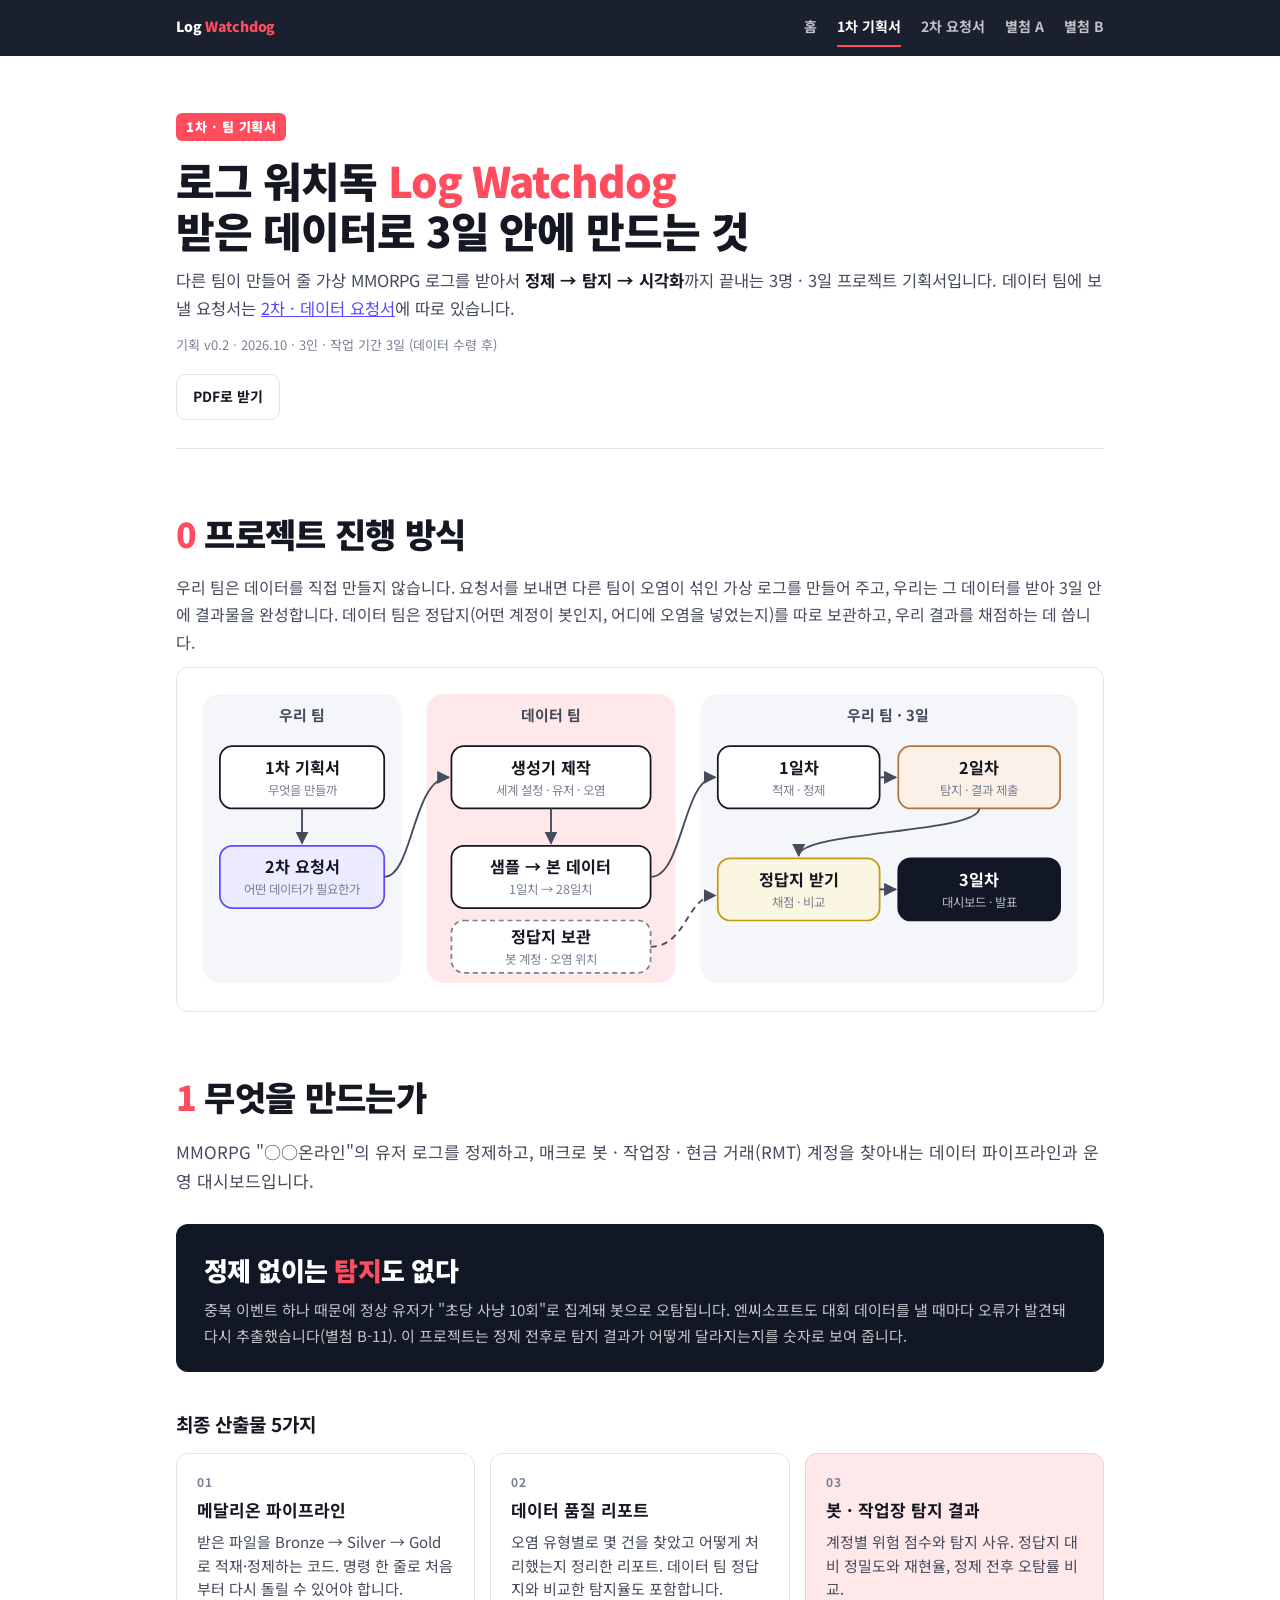
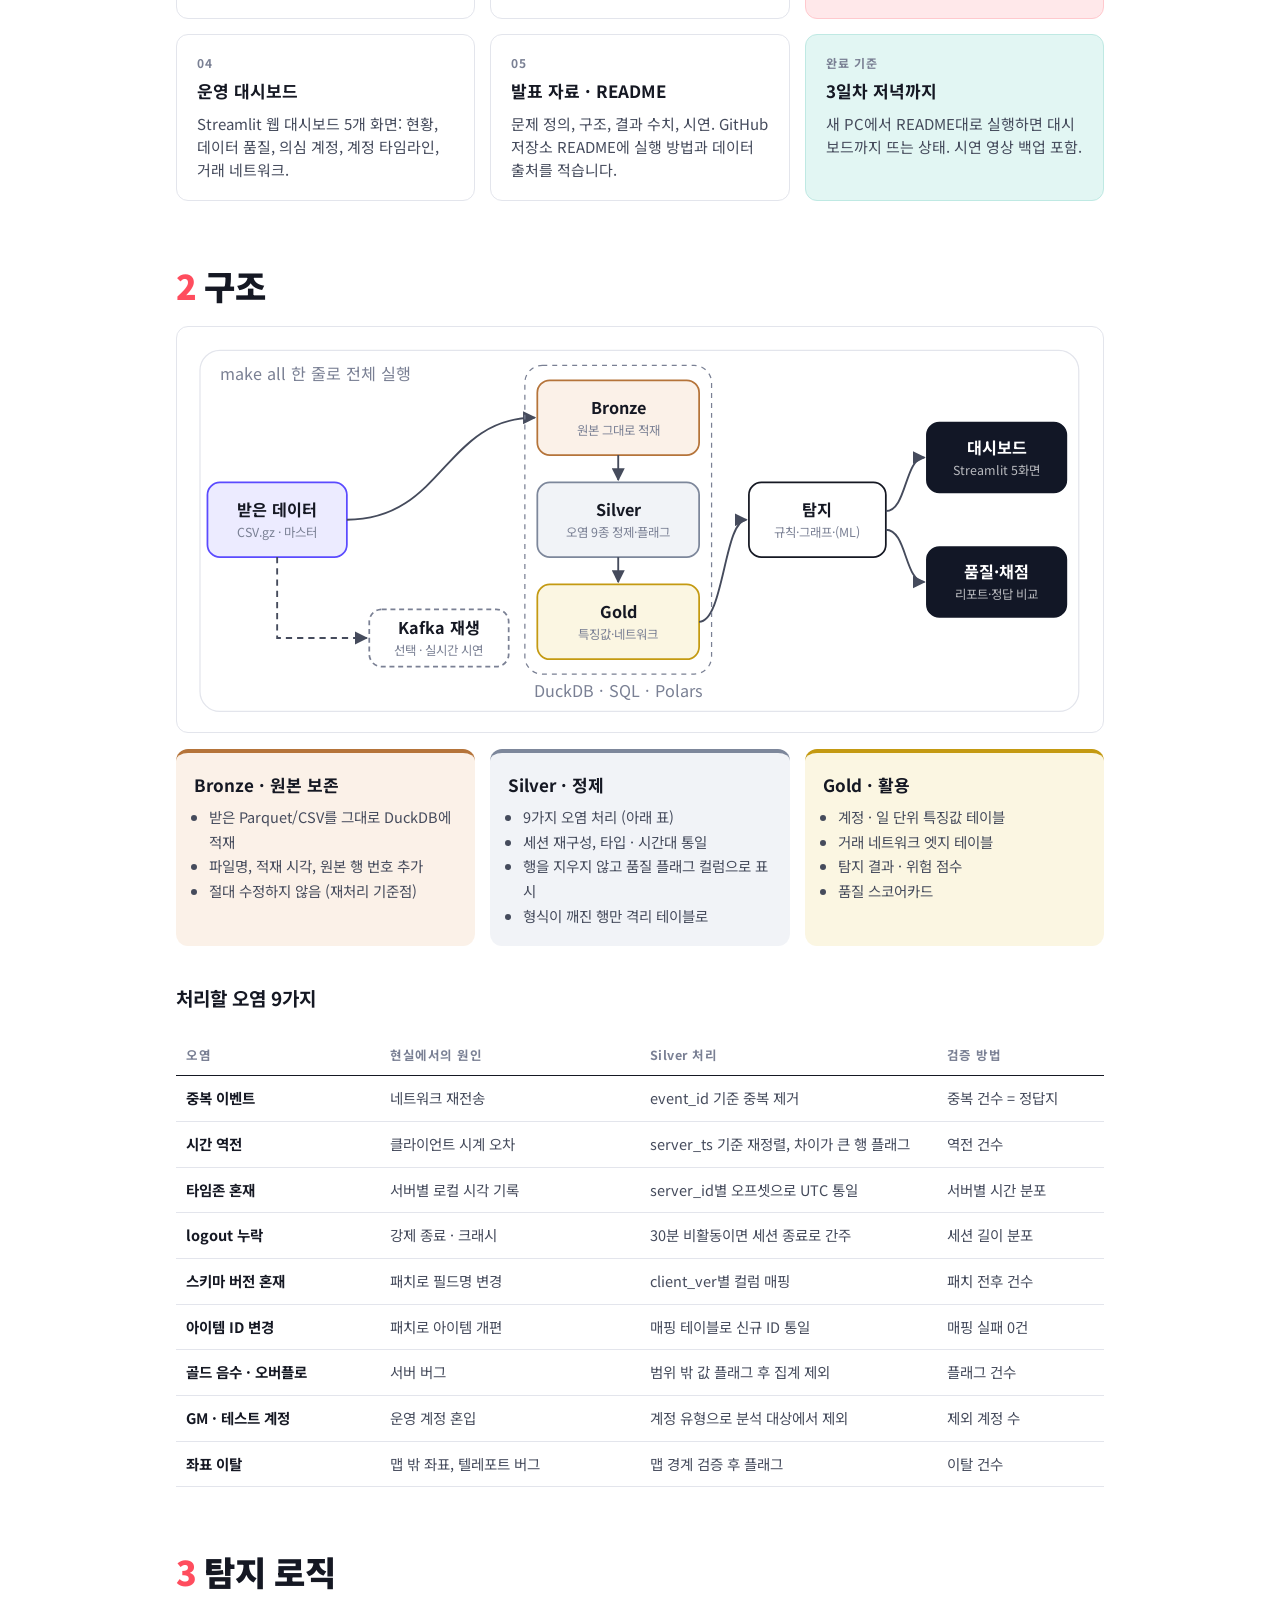
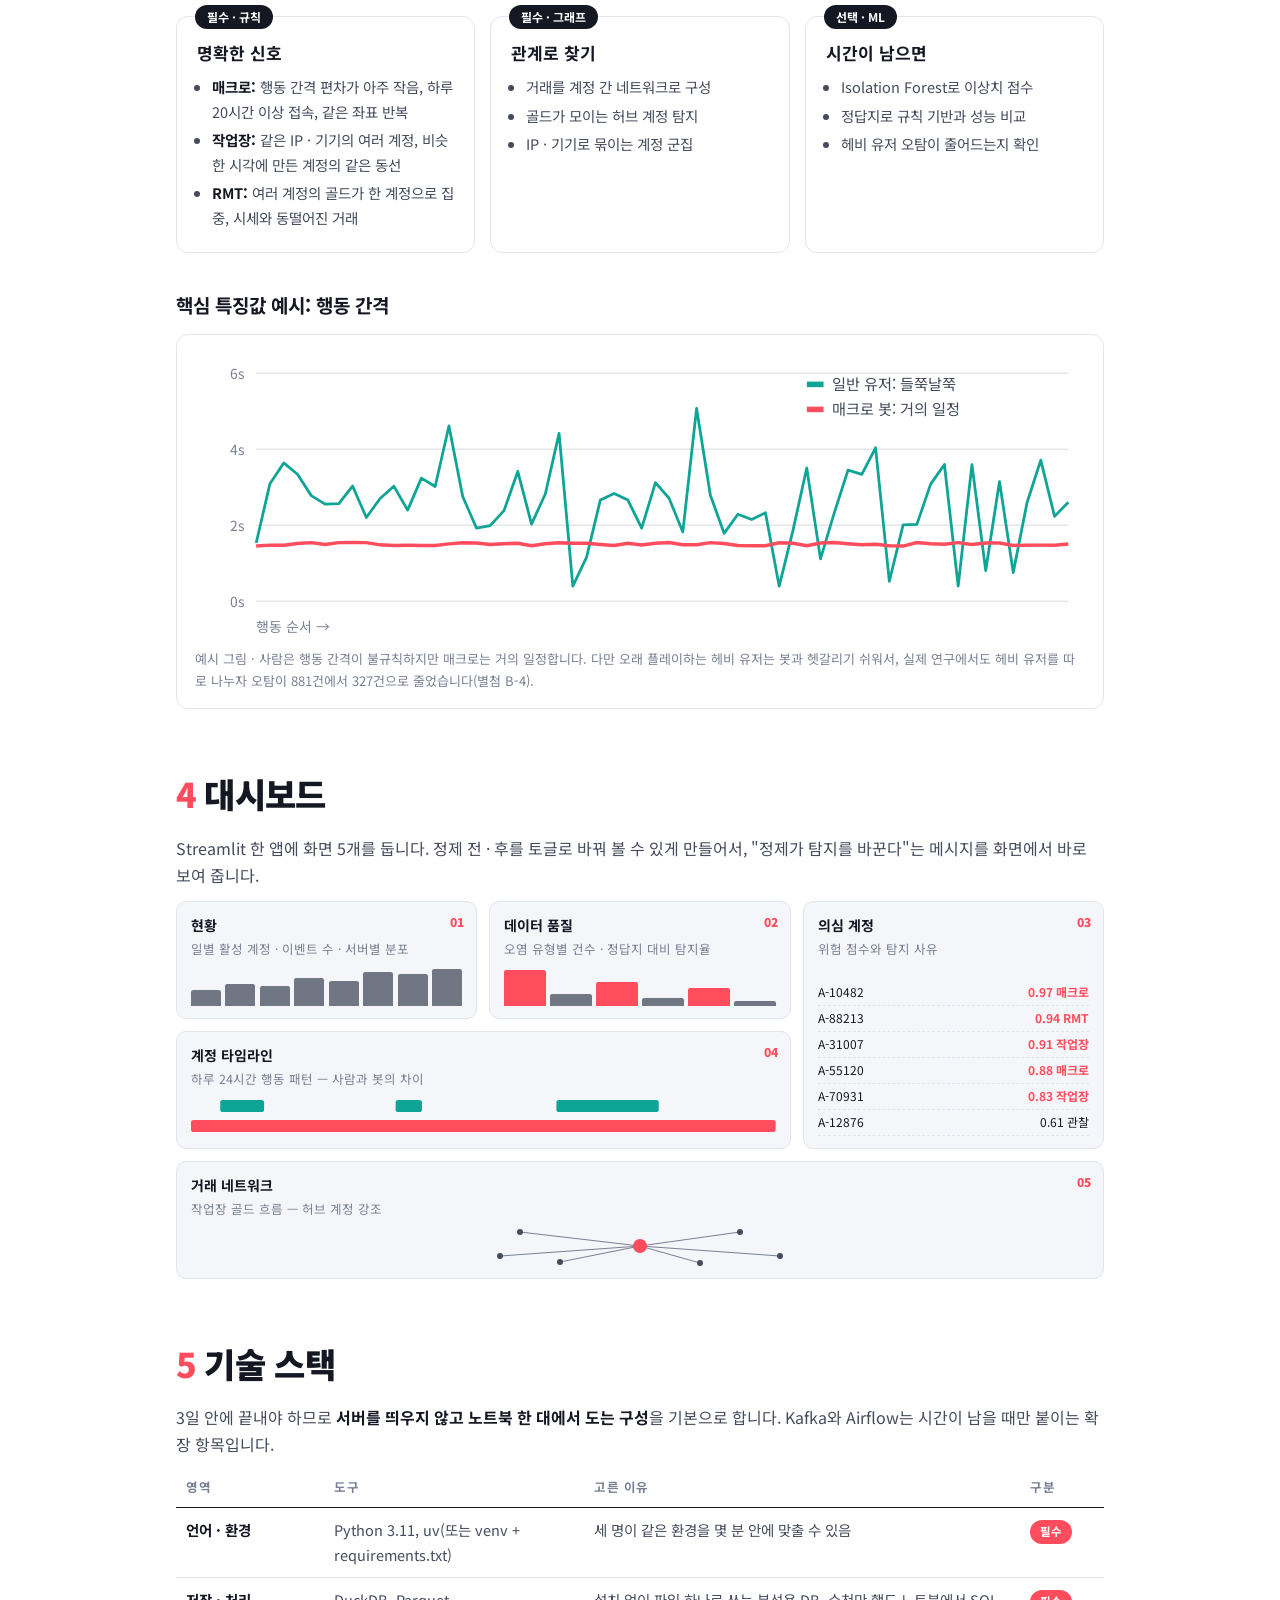
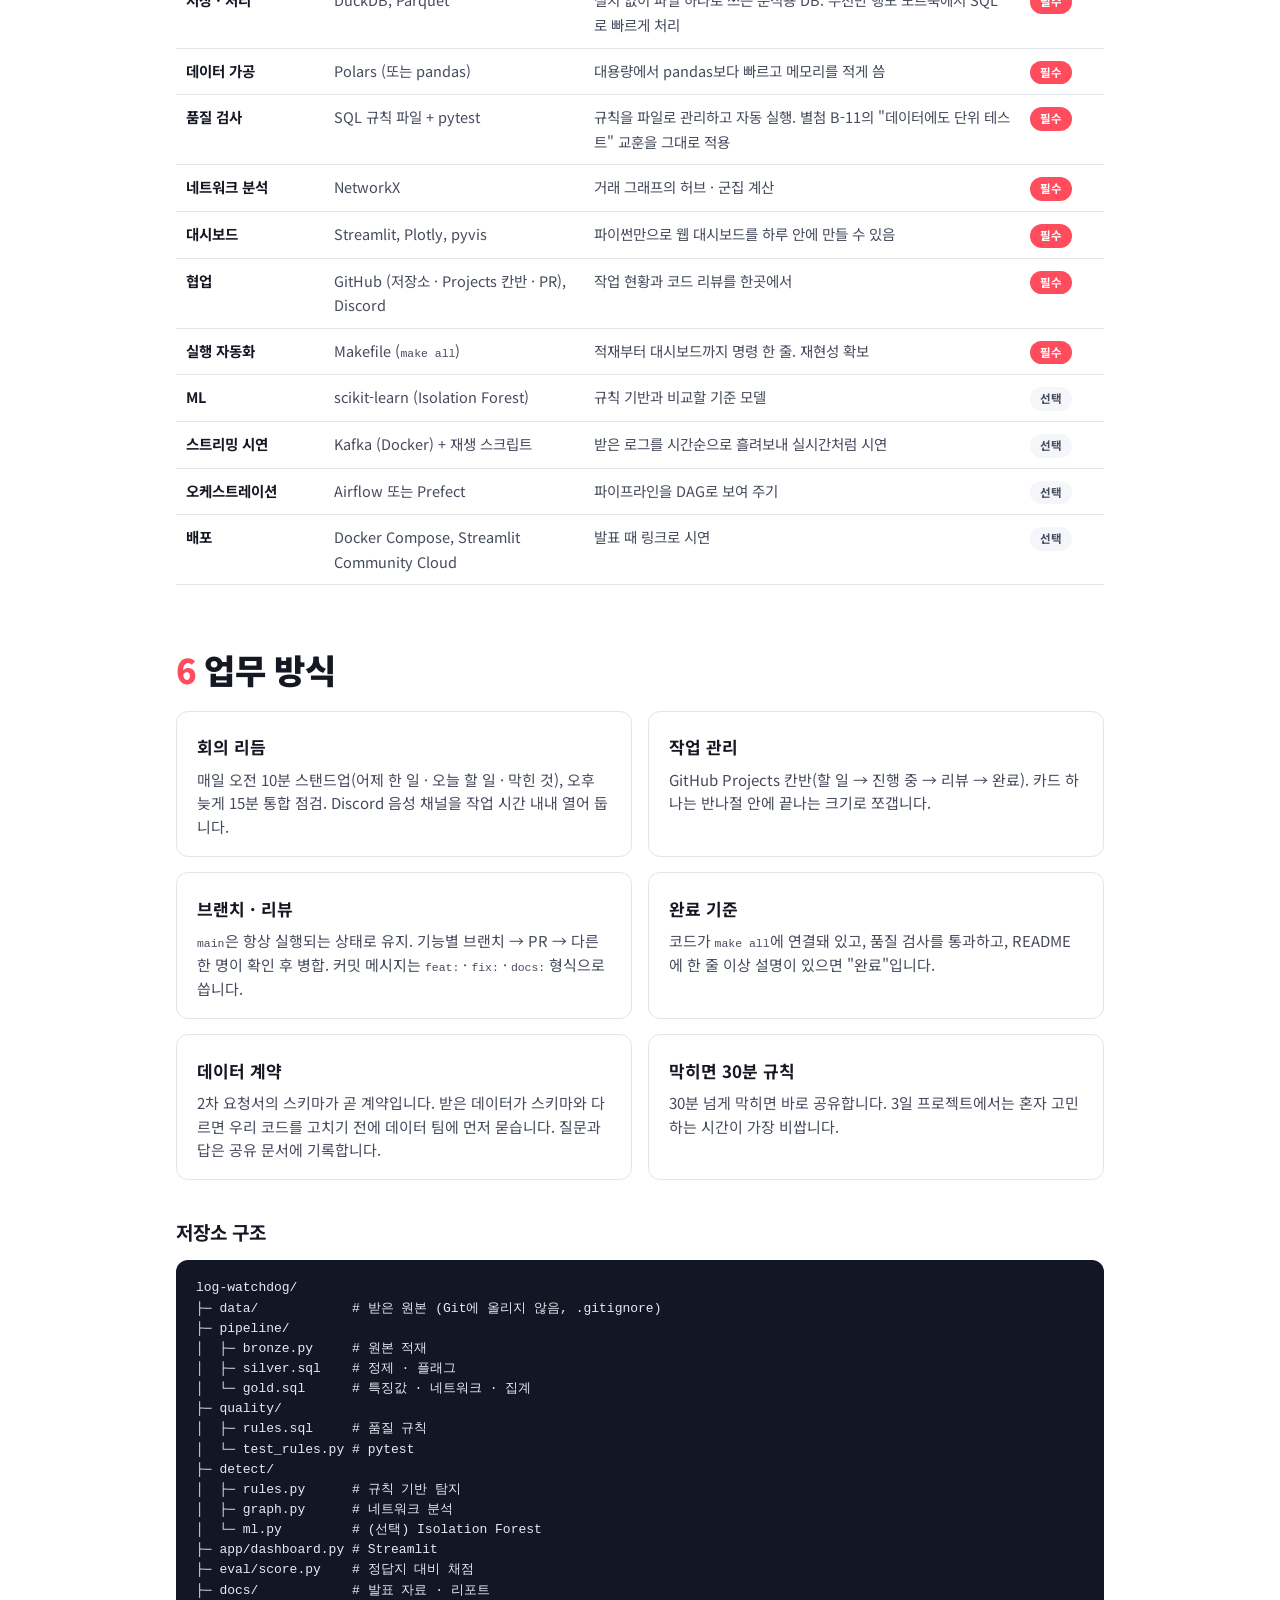
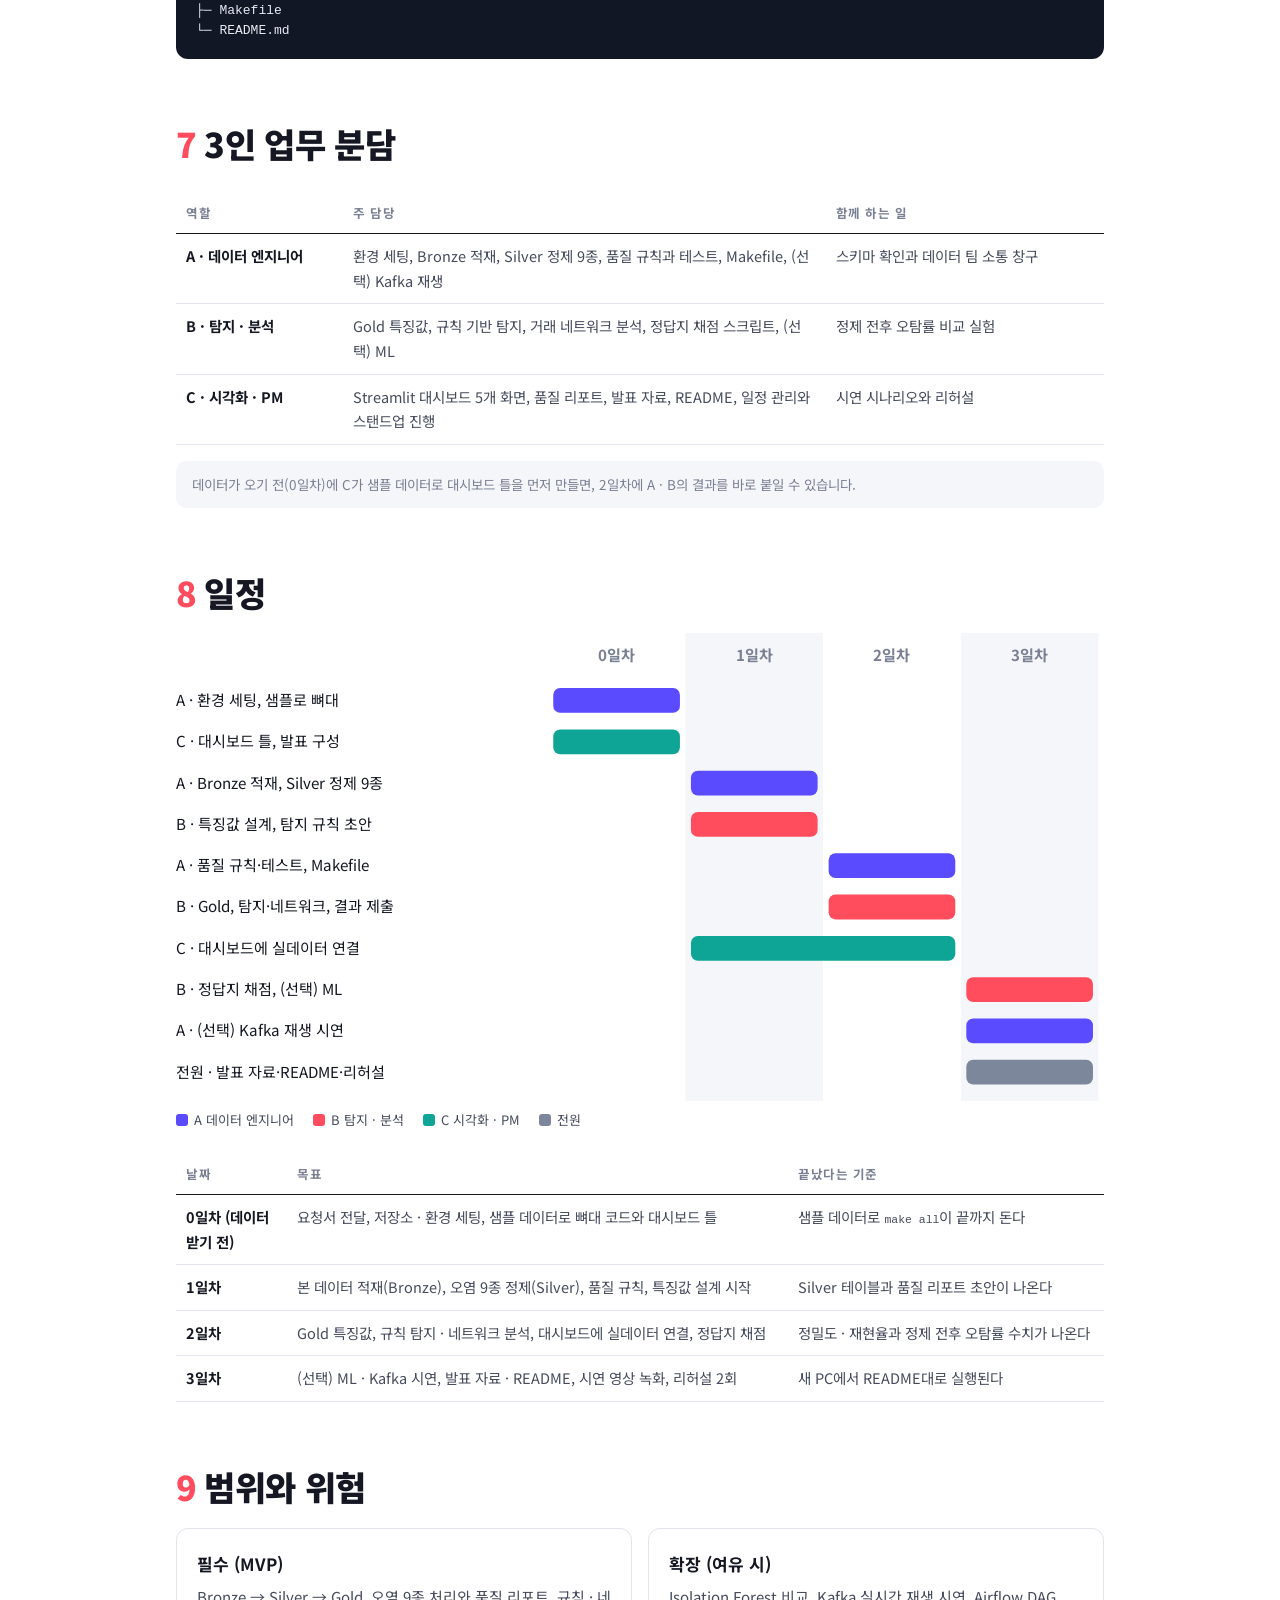
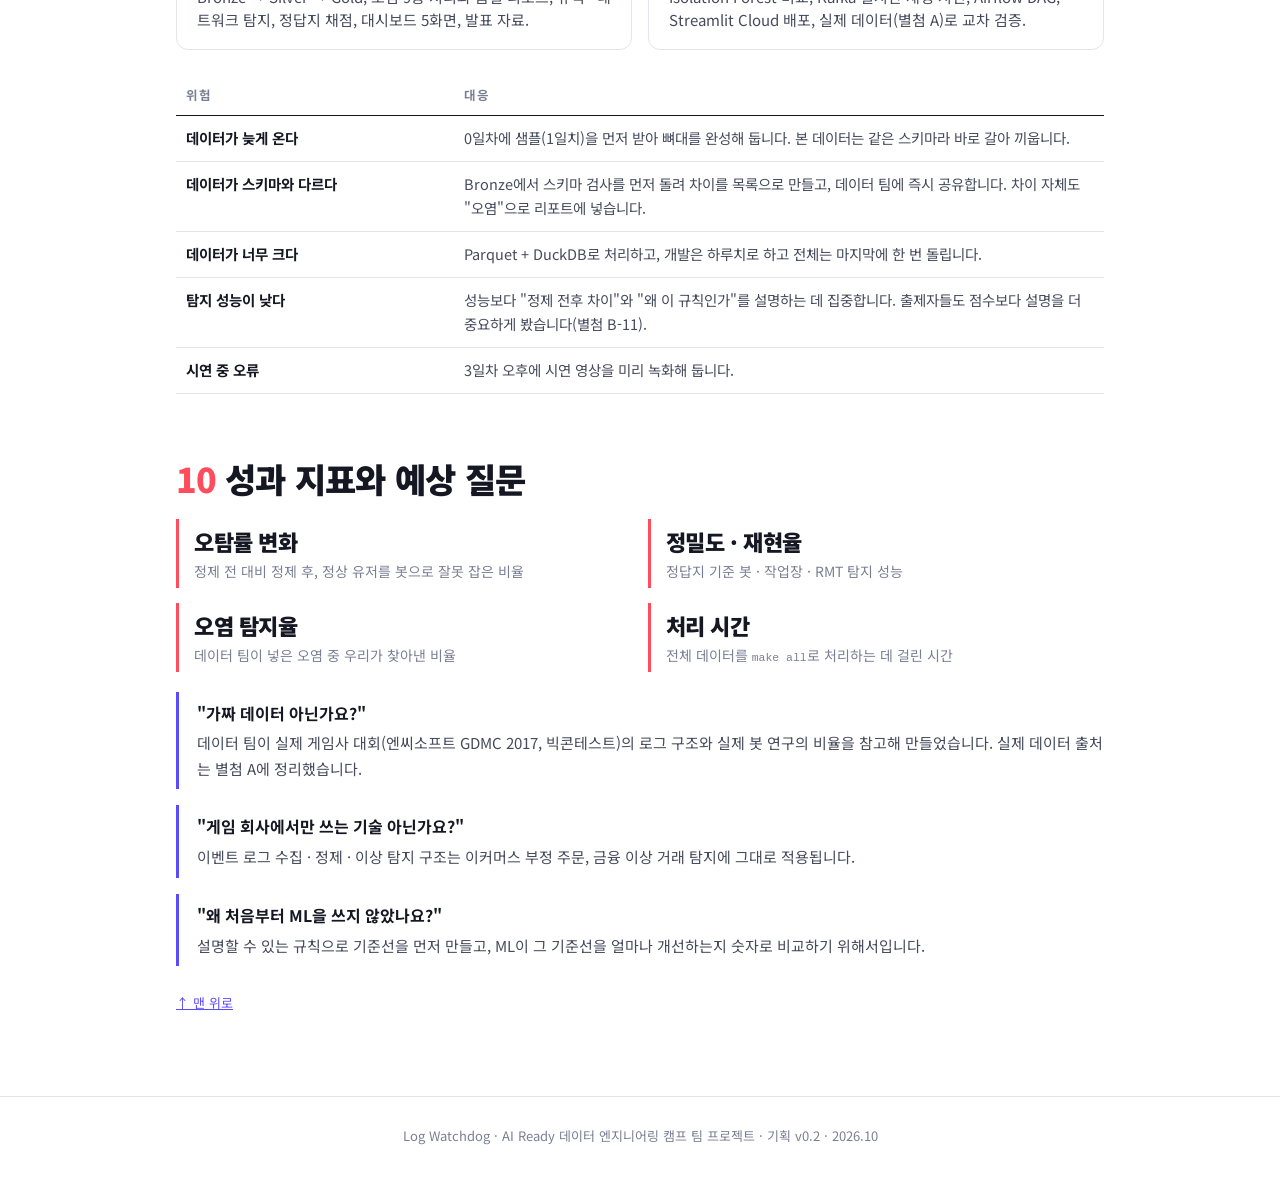
<file: plan.html>
<!doctype html>
<html lang="ko"><head><meta charset="utf-8"><meta name="viewport" content="width=device-width,initial-scale=1">
<title>Log Watchdog 팀 기획서</title>
<meta name="description" content="MMORPG 로그 정제와 봇·작업장 탐지 팀 프로젝트 문서">
<link rel="preconnect" href="https://fonts.googleapis.com"><link rel="preconnect" href="https://fonts.gstatic.com" crossorigin><link rel="stylesheet" href="https://fonts.googleapis.com/css2?family=Noto+Sans+KR:wght@400;700;900&display=swap"><link rel="stylesheet" href="assets/site.css"></head>
<body>
<nav class="topnav"><div class="in"><a class="brand" href="index.html">Log <em>Watchdog</em></a><a href="index.html">홈</a><a href="plan.html" class="on">1차 기획서</a><a href="request.html">2차 요청서</a><a href="appendix-a.html">별첨 A</a><a href="appendix-b.html">별첨 B</a></div></nav>
<main class="doc">
<header class="doc-hero">
  <span class="label">1차 · 팀 기획서</span>
  <h1>로그 워치독 <span style="color:var(--acc)">Log Watchdog</span><br>받은 데이터로 3일 안에 만드는 것</h1>
  <p>다른 팀이 만들어 줄 가상 MMORPG 로그를 받아서 <b>정제 → 탐지 → 시각화</b>까지 끝내는 3명 · 3일 프로젝트 기획서입니다. 데이터 팀에 보낼 요청서는 <a href="request.html">2차 · 데이터 요청서</a>에 따로 있습니다.</p>
  <div class="meta">기획 v0.2 · 2026.10 · 3인 · 작업 기간 3일 (데이터 수령 후)</div>
  <div class="downloads noprint"><a class="btn ghost" href="downloads/plan.pdf">PDF로 받기</a></div>
</header>

<h2><span class="num">0</span>프로젝트 진행 방식</h2>
<p>우리 팀은 데이터를 직접 만들지 않습니다. 요청서를 보내면 다른 팀이 오염이 섞인 가상 로그를 만들어 주고, 우리는 그 데이터를 받아 3일 안에 결과물을 완성합니다. 데이터 팀은 정답지(어떤 계정이 봇인지, 어디에 오염을 넣었는지)를 따로 보관하고, 우리 결과를 채점하는 데 씁니다.</p>
<div class="figure"><svg viewBox="0 0 715 250" class="diagram" role="img" aria-label="두 팀의 진행 흐름"><defs><marker id="ar" viewBox="0 0 10 10" refX="9" refY="5" markerWidth="7" markerHeight="7" orient="auto"><path d="M0,0 L10,5 L0,10 z" class="arrowhead"/></marker></defs><rect x="6" y="8" width="160" height="232" rx="14" class="lane us"/><text x="86" y="30" class="lanet">우리 팀</text><rect x="186" y="8" width="200" height="232" rx="14" class="lane them"/><text x="286" y="30" class="lanet">데이터 팀</text><rect x="406" y="8" width="303" height="232" rx="14" class="lane us"/><text x="557" y="30" class="lanet">우리 팀 · 3일</text><g class="node "><rect x="20" y="50" width="132" height="50" rx="10"/><text x="86.0" y="72.0">1차 기획서</text><text x="86.0" y="89.0" class="sub">무엇을 만들까</text></g><g class="node src"><rect x="20" y="130" width="132" height="50" rx="10"/><text x="86.0" y="152.0">2차 요청서</text><text x="86.0" y="169.0" class="sub">어떤 데이터가 필요한가</text></g><g class="node "><rect x="206" y="50" width="160" height="50" rx="10"/><text x="286.0" y="72.0">생성기 제작</text><text x="286.0" y="89.0" class="sub">세계 설정 · 유저 · 오염</text></g><g class="node "><rect x="206" y="130" width="160" height="50" rx="10"/><text x="286.0" y="152.0">샘플 → 본 데이터</text><text x="286.0" y="169.0" class="sub">1일치 → 28일치</text></g><g class="node opt"><rect x="206" y="190" width="160" height="42" rx="10"/><text x="286.0" y="208.0">정답지 보관</text><text x="286.0" y="225.0" class="sub">봇 계정 · 오염 위치</text></g><g class="node "><rect x="420" y="50" width="130" height="50" rx="10"/><text x="485.0" y="72.0">1일차</text><text x="485.0" y="89.0" class="sub">적재 · 정제</text></g><g class="node bronze"><rect x="565" y="50" width="130" height="50" rx="10"/><text x="630.0" y="72.0">2일차</text><text x="630.0" y="89.0" class="sub">탐지 · 결과 제출</text></g><g class="node gold"><rect x="420" y="140" width="130" height="50" rx="10"/><text x="485.0" y="162.0">정답지 받기</text><text x="485.0" y="179.0" class="sub">채점 · 비교</text></g><g class="node out"><rect x="565" y="140" width="130" height="50" rx="10"/><text x="630.0" y="162.0">3일차</text><text x="630.0" y="179.0" class="sub">대시보드 · 발표</text></g><path d="M152,155 C175,155 175,75 204,75" class="edge" marker-end="url(#ar)"/><path d="M286,100 V128" class="edge" marker-end="url(#ar)"/><path d="M366,155 C392,155 392,75 418,75" class="edge" marker-end="url(#ar)"/><path d="M550,75 H563" class="edge" marker-end="url(#ar)"/><path d="M630,100 C630,120 485,118 485,138" class="edge" marker-end="url(#ar)"/><path d="M366,211 C395,211 395,170 418,170" class="edge dash" marker-end="url(#ar)"/><path d="M550,165 H563" class="edge" marker-end="url(#ar)"/><path d="M86,100 V128" class="edge" marker-end="url(#ar)"/></svg></div>

<h2><span class="num">1</span>무엇을 만드는가</h2>
<p class="lead">MMORPG "○○온라인"의 유저 로그를 정제하고, 매크로 봇 · 작업장 · 현금 거래(RMT) 계정을 찾아내는 데이터 파이프라인과 운영 대시보드입니다.</p>
<div class="callout">
  <div class="big">정제 없이는 <em>탐지</em>도 없다</div>
  <p>중복 이벤트 하나 때문에 정상 유저가 "초당 사냥 10회"로 집계돼 봇으로 오탐됩니다. 엔씨소프트도 대회 데이터를 낼 때마다 오류가 발견돼 다시 추출했습니다(별첨 B-11). 이 프로젝트는 정제 전후로 탐지 결과가 어떻게 달라지는지를 숫자로 보여 줍니다.</p>
</div>
<h3>최종 산출물 5가지</h3>
<div class="cards c3">
  <div class="card"><div class="n">01</div><h4>메달리온 파이프라인</h4><p>받은 파일을 Bronze → Silver → Gold로 적재·정제하는 코드. 명령 한 줄로 처음부터 다시 돌릴 수 있어야 합니다.</p></div>
  <div class="card"><div class="n">02</div><h4>데이터 품질 리포트</h4><p>오염 유형별로 몇 건을 찾았고 어떻게 처리했는지 정리한 리포트. 데이터 팀 정답지와 비교한 탐지율도 포함합니다.</p></div>
  <div class="card red"><div class="n">03</div><h4>봇 · 작업장 탐지 결과</h4><p>계정별 위험 점수와 탐지 사유. 정답지 대비 정밀도와 재현율, 정제 전후 오탐률 비교.</p></div>
  <div class="card"><div class="n">04</div><h4>운영 대시보드</h4><p>Streamlit 웹 대시보드 5개 화면: 현황, 데이터 품질, 의심 계정, 계정 타임라인, 거래 네트워크.</p></div>
  <div class="card"><div class="n">05</div><h4>발표 자료 · README</h4><p>문제 정의, 구조, 결과 수치, 시연. GitHub 저장소 README에 실행 방법과 데이터 출처를 적습니다.</p></div>
  <div class="card teal"><div class="n">완료 기준</div><h4>3일차 저녁까지</h4><p>새 PC에서 README대로 실행하면 대시보드까지 뜨는 상태. 시연 영상 백업 포함.</p></div>
</div>

<h2><span class="num">2</span>구조</h2>
<div class="figure"><svg viewBox="0 0 715 300" class="diagram" role="img" aria-label="파이프라인 구조"><defs><marker id="ar" viewBox="0 0 10 10" refX="9" refY="5" markerWidth="7" markerHeight="7" orient="auto"><path d="M0,0 L10,5 L0,10 z" class="arrowhead"/></marker></defs><g class="node src"><rect x="10" y="112" width="112" height="60" rx="10"/><text x="66.0" y="139.0">받은 데이터</text><text x="66.0" y="156.0" class="sub">CSV.gz · 마스터</text></g><g class="node bronze"><rect x="275" y="30" width="130" height="60" rx="10"/><text x="340.0" y="57.0">Bronze</text><text x="340.0" y="74.0" class="sub">원본 그대로 적재</text></g><g class="node silver"><rect x="275" y="112" width="130" height="60" rx="10"/><text x="340.0" y="139.0">Silver</text><text x="340.0" y="156.0" class="sub">오염 9종 정제·플래그</text></g><g class="node gold"><rect x="275" y="194" width="130" height="60" rx="10"/><text x="340.0" y="221.0">Gold</text><text x="340.0" y="238.0" class="sub">특징값·네트워크</text></g><g class="node "><rect x="445" y="112" width="110" height="60" rx="10"/><text x="500.0" y="139.0">탐지</text><text x="500.0" y="156.0" class="sub">규칙·그래프·(ML)</text></g><g class="node out"><rect x="588" y="64" width="112" height="56" rx="10"/><text x="644.0" y="89.0">대시보드</text><text x="644.0" y="106.0" class="sub">Streamlit 5화면</text></g><g class="node out"><rect x="588" y="164" width="112" height="56" rx="10"/><text x="644.0" y="189.0">품질·채점</text><text x="644.0" y="206.0" class="sub">리포트·정답 비교</text></g><g class="node opt"><rect x="140" y="214" width="112" height="46" rx="10"/><text x="196.0" y="234.0">Kafka 재생</text><text x="196.0" y="251.0" class="sub">선택 · 실시간 시연</text></g><path d="M122,142 C200,142 200,60 273,60" class="edge" marker-end="url(#ar)"/><path d="M340,90 V110" class="edge" marker-end="url(#ar)"/><path d="M340,172 V192" class="edge" marker-end="url(#ar)"/><path d="M405,224 C425,224 425,142 443,142" class="edge" marker-end="url(#ar)"/><path d="M555,135 C572,135 570,92 586,92" class="edge" marker-end="url(#ar)"/><path d="M555,150 C572,150 570,192 586,192" class="edge" marker-end="url(#ar)"/><path d="M66,172 V237 H138" class="edge dash" marker-end="url(#ar)"/><rect x="265" y="18" width="150" height="248" rx="14" class="frame"/><text x="340" y="284" class="cap">DuckDB · SQL · Polars</text><rect x="4" y="6" width="706" height="290" rx="16" class="outer"/><text x="20" y="30" class="cap left">make all 한 줄로 전체 실행</text></svg></div>
<div class="layers">
  <div class="layer b"><h4>Bronze · 원본 보존</h4><ul><li>받은 Parquet/CSV를 그대로 DuckDB에 적재</li><li>파일명, 적재 시각, 원본 행 번호 추가</li><li>절대 수정하지 않음 (재처리 기준점)</li></ul></div>
  <div class="layer s"><h4>Silver · 정제</h4><ul><li>9가지 오염 처리 (아래 표)</li><li>세션 재구성, 타입 · 시간대 통일</li><li>행을 지우지 않고 품질 플래그 컬럼으로 표시</li><li>형식이 깨진 행만 격리 테이블로</li></ul></div>
  <div class="layer g"><h4>Gold · 활용</h4><ul><li>계정 · 일 단위 특징값 테이블</li><li>거래 네트워크 엣지 테이블</li><li>탐지 결과 · 위험 점수</li><li>품질 스코어카드</li></ul></div>
</div>

<h3>처리할 오염 9가지</h3>
<div class="tbl"><table>
  <tr><th style="width:22%">오염</th><th style="width:28%">현실에서의 원인</th><th>Silver 처리</th><th style="width:18%">검증 방법</th></tr>
  <tr><td>중복 이벤트</td><td>네트워크 재전송</td><td>event_id 기준 중복 제거</td><td>중복 건수 = 정답지</td></tr>
  <tr><td>시간 역전</td><td>클라이언트 시계 오차</td><td>server_ts 기준 재정렬, 차이가 큰 행 플래그</td><td>역전 건수</td></tr>
  <tr><td>타임존 혼재</td><td>서버별 로컬 시각 기록</td><td>server_id별 오프셋으로 UTC 통일</td><td>서버별 시간 분포</td></tr>
  <tr><td>logout 누락</td><td>강제 종료 · 크래시</td><td>30분 비활동이면 세션 종료로 간주</td><td>세션 길이 분포</td></tr>
  <tr><td>스키마 버전 혼재</td><td>패치로 필드명 변경</td><td>client_ver별 컬럼 매핑</td><td>패치 전후 건수</td></tr>
  <tr><td>아이템 ID 변경</td><td>패치로 아이템 개편</td><td>매핑 테이블로 신규 ID 통일</td><td>매핑 실패 0건</td></tr>
  <tr><td>골드 음수 · 오버플로</td><td>서버 버그</td><td>범위 밖 값 플래그 후 집계 제외</td><td>플래그 건수</td></tr>
  <tr><td>GM · 테스트 계정</td><td>운영 계정 혼입</td><td>계정 유형으로 분석 대상에서 제외</td><td>제외 계정 수</td></tr>
  <tr><td>좌표 이탈</td><td>맵 밖 좌표, 텔레포트 버그</td><td>맵 경계 검증 후 플래그</td><td>이탈 건수</td></tr>
</table></div>

<h2><span class="num">3</span>탐지 로직</h2>
<div class="steps" style="margin-top:22px">
  <div class="step"><span class="no">필수 · 규칙</span><h4>명확한 신호</h4><ul><li><b>매크로:</b> 행동 간격 편차가 아주 작음, 하루 20시간 이상 접속, 같은 좌표 반복</li><li><b>작업장:</b> 같은 IP · 기기의 여러 계정, 비슷한 시각에 만든 계정의 같은 동선</li><li><b>RMT:</b> 여러 계정의 골드가 한 계정으로 집중, 시세와 동떨어진 거래</li></ul></div>
  <div class="step"><span class="no">필수 · 그래프</span><h4>관계로 찾기</h4><ul><li>거래를 계정 간 네트워크로 구성</li><li>골드가 모이는 허브 계정 탐지</li><li>IP · 기기로 묶이는 계정 군집</li></ul></div>
  <div class="step"><span class="no">선택 · ML</span><h4>시간이 남으면</h4><ul><li>Isolation Forest로 이상치 점수</li><li>정답지로 규칙 기반과 성능 비교</li><li>헤비 유저 오탐이 줄어드는지 확인</li></ul></div>
</div>
<h3>핵심 특징값 예시: 행동 간격</h3>
<div class="figure"><svg viewBox="0 0 640 210" class="chart" role="img" aria-label="사람과 봇의 행동 간격 비교 예시"><line x1="44" x2="628" y1="180.0" y2="180.0" class="grid"/><text x="36" y="184.0" class="ax" text-anchor="end">0s</text><line x1="44" x2="628" y1="125.3" y2="125.3" class="grid"/><text x="36" y="129.3" class="ax" text-anchor="end">2s</text><line x1="44" x2="628" y1="70.7" y2="70.7" class="grid"/><text x="36" y="74.7" class="ax" text-anchor="end">4s</text><line x1="44" x2="628" y1="16.0" y2="16.0" class="grid"/><text x="36" y="20.0" class="ax" text-anchor="end">6s</text>
<polyline points="44.0,138.1 53.9,95.4 63.8,80.5 73.7,88.6 83.6,104.0 93.5,110.1 103.4,109.8 113.3,97.1 123.2,119.7 133.1,106.1 143.0,97.2 152.9,114.4 162.8,91.4 172.7,97.4 182.6,53.9 192.5,104.6 202.4,127.3 212.3,125.6 222.2,114.8 232.1,86.6 242.0,124.5 251.9,102.8 261.8,59.2 271.7,169.1 281.6,148.2 291.5,107.1 301.4,102.4 311.3,107.2 321.2,127.4 331.1,94.7 340.9,105.9 350.8,130.1 360.7,41.3 370.6,103.7 380.5,131.1 390.4,117.4 400.3,121.2 410.2,116.3 420.1,169.1 430.0,129.0 439.9,84.1 449.8,149.5 459.7,116.4 469.6,85.7 479.5,88.7 489.4,69.6 499.3,165.6 509.2,125.0 519.1,124.7 529.0,95.7 538.9,81.6 548.8,169.1 558.7,81.7 568.6,157.9 578.5,93.9 588.4,159.3 598.3,109.1 608.2,78.5 618.1,118.9 628.0,108.7" class="l-human"/>
<polyline points="44.0,140.3 53.9,139.6 63.8,139.7 73.7,138.5 83.6,137.8 93.5,139.1 103.4,137.8 113.3,137.7 123.2,137.8 133.1,139.4 143.0,139.8 152.9,139.7 162.8,139.8 172.7,139.8 182.6,138.7 192.5,137.9 202.4,138.1 212.3,139.1 222.2,138.6 232.1,138.2 242.0,140.1 251.9,138.6 261.8,137.9 271.7,138.2 281.6,138.3 291.5,139.1 301.4,139.9 311.3,138.2 321.2,139.5 331.1,138.2 340.9,137.7 350.8,139.3 360.7,139.3 370.6,137.8 380.5,138.4 390.4,139.9 400.3,140.0 410.2,140.0 420.1,137.9 430.0,138.2 439.9,140.0 449.8,138.1 459.7,137.7 469.6,138.6 479.5,139.4 489.4,138.9 499.3,140.0 509.2,140.3 519.1,137.7 529.0,138.6 538.9,138.9 548.8,137.8 558.7,139.2 568.6,138.0 578.5,138.1 588.4,139.8 598.3,139.7 608.2,139.6 618.1,139.7 628.0,138.8" class="l-bot"/>
<text x="44" y="202" class="ax">행동 순서 →</text>
<g transform="translate(440,18)"><rect width="12" height="4" y="4" class="sw-human"/><text x="18" y="10" class="lg">일반 유저: 들쭉날쭉</text>
<rect width="12" height="4" y="22" class="sw-bot"/><text x="18" y="28" class="lg">매크로 봇: 거의 일정</text></g></svg><div class="cap">예시 그림 · 사람은 행동 간격이 불규칙하지만 매크로는 거의 일정합니다. 다만 오래 플레이하는 헤비 유저는 봇과 헷갈리기 쉬워서, 실제 연구에서도 헤비 유저를 따로 나누자 오탐이 881건에서 327건으로 줄었습니다(별첨 B-4).</div></div>

<h2><span class="num">4</span>대시보드</h2>
<p>Streamlit 한 앱에 화면 5개를 둡니다. 정제 전 · 후를 토글로 바꿔 볼 수 있게 만들어서, "정제가 탐지를 바꾼다"는 메시지를 화면에서 바로 보여 줍니다.</p>
<div class="wire">
  <div class="panel w2"><span class="no">01</span><div class="t">현황</div><div class="d">일별 활성 계정 · 이벤트 수 · 서버별 분포</div>
    <div class="mini"><div class="bars"><i style="height:40%"></i><i style="height:55%"></i><i style="height:48%"></i><i style="height:70%"></i><i style="height:62%"></i><i style="height:85%"></i><i style="height:78%"></i><i style="height:92%"></i></div></div></div>
  <div class="panel w2"><span class="no">02</span><div class="t">데이터 품질</div><div class="d">오염 유형별 건수 · 정답지 대비 탐지율</div>
    <div class="mini"><div class="bars"><i class="r" style="height:90%"></i><i style="height:30%"></i><i class="r" style="height:60%"></i><i style="height:18%"></i><i class="r" style="height:45%"></i><i style="height:12%"></i></div></div></div>
  <div class="panel w2 h2"><span class="no">03</span><div class="t">의심 계정</div><div class="d">위험 점수와 탐지 사유</div>
    <div class="rank"><div><span>A-10482</span><b>0.97 매크로</b></div><div><span>A-88213</span><b>0.94 RMT</b></div><div><span>A-31007</span><b>0.91 작업장</b></div><div><span>A-55120</span><b>0.88 매크로</b></div><div><span>A-70931</span><b>0.83 작업장</b></div><div><span>A-12876</span><span>0.61 관찰</span></div></div></div>
  <div class="panel w4"><span class="no">04</span><div class="t">계정 타임라인</div><div class="d">하루 24시간 행동 패턴 — 사람과 봇의 차이</div>
    <div class="mini"><svg viewBox="0 0 400 40" preserveAspectRatio="none" style="width:100%;height:100%"><g fill="#0fa596"><rect x="20" y="4" width="30" height="12" rx="2"/><rect x="140" y="4" width="18" height="12" rx="2"/><rect x="250" y="4" width="70" height="12" rx="2"/></g><rect x="0" y="24" width="400" height="12" rx="2" fill="#ff4d5e"/></svg></div></div>
  <div class="panel w6" style="grid-column:span 6"><span class="no">05</span><div class="t">거래 네트워크</div><div class="d">작업장 골드 흐름 — 허브 계정 강조</div>
    <div class="mini"><svg viewBox="0 0 400 40" style="width:100%;height:100%"><g stroke="#7a8094" stroke-width="1"><line x1="200" y1="20" x2="80" y2="6"/><line x1="200" y1="20" x2="60" y2="30"/><line x1="200" y1="20" x2="120" y2="36"/><line x1="200" y1="20" x2="300" y2="6"/><line x1="200" y1="20" x2="340" y2="30"/><line x1="200" y1="20" x2="260" y2="37"/></g><g fill="#454b5c"><circle cx="80" cy="6" r="3"/><circle cx="60" cy="30" r="3"/><circle cx="120" cy="36" r="3"/><circle cx="300" cy="6" r="3"/><circle cx="340" cy="30" r="3"/><circle cx="260" cy="37" r="3"/></g><circle cx="200" cy="20" r="7" fill="#ff4d5e"/></svg></div></div>
</div>

<h2><span class="num">5</span>기술 스택</h2>
<p>3일 안에 끝내야 하므로 <b>서버를 띄우지 않고 노트북 한 대에서 도는 구성</b>을 기본으로 합니다. Kafka와 Airflow는 시간이 남을 때만 붙이는 확장 항목입니다.</p>
<div class="tbl"><table>
  <tr><th style="width:16%">영역</th><th style="width:28%">도구</th><th>고른 이유</th><th style="width:9%">구분</th></tr>
  <tr><td>언어 · 환경</td><td>Python 3.11, uv(또는 venv + requirements.txt)</td><td>세 명이 같은 환경을 몇 분 안에 맞출 수 있음</td><td><span class="pill main">필수</span></td></tr>
  <tr><td>저장 · 처리</td><td>DuckDB, Parquet</td><td>설치 없이 파일 하나로 쓰는 분석용 DB. 수천만 행도 노트북에서 SQL로 빠르게 처리</td><td><span class="pill main">필수</span></td></tr>
  <tr><td>데이터 가공</td><td>Polars (또는 pandas)</td><td>대용량에서 pandas보다 빠르고 메모리를 적게 씀</td><td><span class="pill main">필수</span></td></tr>
  <tr><td>품질 검사</td><td>SQL 규칙 파일 + pytest</td><td>규칙을 파일로 관리하고 자동 실행. 별첨 B-11의 "데이터에도 단위 테스트" 교훈을 그대로 적용</td><td><span class="pill main">필수</span></td></tr>
  <tr><td>네트워크 분석</td><td>NetworkX</td><td>거래 그래프의 허브 · 군집 계산</td><td><span class="pill main">필수</span></td></tr>
  <tr><td>대시보드</td><td>Streamlit, Plotly, pyvis</td><td>파이썬만으로 웹 대시보드를 하루 안에 만들 수 있음</td><td><span class="pill main">필수</span></td></tr>
  <tr><td>협업</td><td>GitHub (저장소 · Projects 칸반 · PR), Discord</td><td>작업 현황과 코드 리뷰를 한곳에서</td><td><span class="pill main">필수</span></td></tr>
  <tr><td>실행 자동화</td><td>Makefile (<code>make all</code>)</td><td>적재부터 대시보드까지 명령 한 줄. 재현성 확보</td><td><span class="pill main">필수</span></td></tr>
  <tr><td>ML</td><td>scikit-learn (Isolation Forest)</td><td>규칙 기반과 비교할 기준 모델</td><td><span class="pill">선택</span></td></tr>
  <tr><td>스트리밍 시연</td><td>Kafka (Docker) + 재생 스크립트</td><td>받은 로그를 시간순으로 흘려보내 실시간처럼 시연</td><td><span class="pill">선택</span></td></tr>
  <tr><td>오케스트레이션</td><td>Airflow 또는 Prefect</td><td>파이프라인을 DAG로 보여 주기</td><td><span class="pill">선택</span></td></tr>
  <tr><td>배포</td><td>Docker Compose, Streamlit Community Cloud</td><td>발표 때 링크로 시연</td><td><span class="pill">선택</span></td></tr>
</table></div>

<h2><span class="num">6</span>업무 방식</h2>
<div class="cards c2">
  <div class="card"><h4>회의 리듬</h4><p>매일 오전 10분 스탠드업(어제 한 일 · 오늘 할 일 · 막힌 것), 오후 늦게 15분 통합 점검. Discord 음성 채널을 작업 시간 내내 열어 둡니다.</p></div>
  <div class="card"><h4>작업 관리</h4><p>GitHub Projects 칸반(할 일 → 진행 중 → 리뷰 → 완료). 카드 하나는 반나절 안에 끝나는 크기로 쪼갭니다.</p></div>
  <div class="card"><h4>브랜치 · 리뷰</h4><p><code>main</code>은 항상 실행되는 상태로 유지. 기능별 브랜치 → PR → 다른 한 명이 확인 후 병합. 커밋 메시지는 <code>feat:</code> · <code>fix:</code> · <code>docs:</code> 형식으로 씁니다.</p></div>
  <div class="card"><h4>완료 기준</h4><p>코드가 <code>make all</code>에 연결돼 있고, 품질 검사를 통과하고, README에 한 줄 이상 설명이 있으면 "완료"입니다.</p></div>
  <div class="card"><h4>데이터 계약</h4><p>2차 요청서의 스키마가 곧 계약입니다. 받은 데이터가 스키마와 다르면 우리 코드를 고치기 전에 데이터 팀에 먼저 묻습니다. 질문과 답은 공유 문서에 기록합니다.</p></div>
  <div class="card"><h4>막히면 30분 규칙</h4><p>30분 넘게 막히면 바로 공유합니다. 3일 프로젝트에서는 혼자 고민하는 시간이 가장 비쌉니다.</p></div>
</div>
<h3>저장소 구조</h3>
<pre class="code"><code>log-watchdog/
├─ data/            # 받은 원본 (Git에 올리지 않음, .gitignore)
├─ pipeline/
│  ├─ bronze.py     # 원본 적재
│  ├─ silver.sql    # 정제 · 플래그
│  └─ gold.sql      # 특징값 · 네트워크 · 집계
├─ quality/
│  ├─ rules.sql     # 품질 규칙
│  └─ test_rules.py # pytest
├─ detect/
│  ├─ rules.py      # 규칙 기반 탐지
│  ├─ graph.py      # 네트워크 분석
│  └─ ml.py         # (선택) Isolation Forest
├─ app/dashboard.py # Streamlit
├─ eval/score.py    # 정답지 대비 채점
├─ docs/            # 발표 자료 · 리포트
├─ Makefile
└─ README.md</code></pre>

<h2><span class="num">7</span>3인 업무 분담</h2>
<div class="tbl"><table>
  <tr><th style="width:18%">역할</th><th>주 담당</th><th style="width:30%">함께 하는 일</th></tr>
  <tr><td>A · 데이터 엔지니어</td><td>환경 세팅, Bronze 적재, Silver 정제 9종, 품질 규칙과 테스트, Makefile, (선택) Kafka 재생</td><td>스키마 확인과 데이터 팀 소통 창구</td></tr>
  <tr><td>B · 탐지 · 분석</td><td>Gold 특징값, 규칙 기반 탐지, 거래 네트워크 분석, 정답지 채점 스크립트, (선택) ML</td><td>정제 전후 오탐률 비교 실험</td></tr>
  <tr><td>C · 시각화 · PM</td><td>Streamlit 대시보드 5개 화면, 품질 리포트, 발표 자료, README, 일정 관리와 스탠드업 진행</td><td>시연 시나리오와 리허설</td></tr>
</table></div>
<p class="note">데이터가 오기 전(0일차)에 C가 샘플 데이터로 대시보드 틀을 먼저 만들면, 2일차에 A · B의 결과를 바로 붙일 수 있습니다.</p>

<h2><span class="num">8</span>일정</h2>
<svg viewBox="0 0 674 340" class="gantt" role="img" aria-label="3일 일정"><rect x="270" y="0" width="100" height="340" class="gz2"/><text x="320.0" y="20" class="gh">0일차</text><rect x="370" y="0" width="100" height="340" class="gz"/><text x="420.0" y="20" class="gh">1일차</text><rect x="470" y="0" width="100" height="340" class="gz2"/><text x="520.0" y="20" class="gh">2일차</text><rect x="570" y="0" width="100" height="340" class="gz"/><text x="620.0" y="20" class="gh">3일차</text><text x="0" y="53" class="gl">A · 환경 세팅, 샘플로 뼈대</text><rect x="274" y="40" width="92" height="18" rx="5" class="bar-a"/><text x="0" y="83" class="gl">C · 대시보드 틀, 발표 구성</text><rect x="274" y="70" width="92" height="18" rx="5" class="bar-d"/><text x="0" y="113" class="gl">A · Bronze 적재, Silver 정제 9종</text><rect x="374" y="100" width="92" height="18" rx="5" class="bar-a"/><text x="0" y="143" class="gl">B · 특징값 설계, 탐지 규칙 초안</text><rect x="374" y="130" width="92" height="18" rx="5" class="bar-c"/><text x="0" y="173" class="gl">A · 품질 규칙·테스트, Makefile</text><rect x="474" y="160" width="92" height="18" rx="5" class="bar-a"/><text x="0" y="203" class="gl">B · Gold, 탐지·네트워크, 결과 제출</text><rect x="474" y="190" width="92" height="18" rx="5" class="bar-c"/><text x="0" y="233" class="gl">C · 대시보드에 실데이터 연결</text><rect x="374" y="220" width="192" height="18" rx="5" class="bar-d"/><text x="0" y="263" class="gl">B · 정답지 채점, (선택) ML</text><rect x="574" y="250" width="92" height="18" rx="5" class="bar-c"/><text x="0" y="293" class="gl">A · (선택) Kafka 재생 시연</text><rect x="574" y="280" width="92" height="18" rx="5" class="bar-a"/><text x="0" y="323" class="gl">전원 · 발표 자료·README·리허설</text><rect x="574" y="310" width="92" height="18" rx="5" class="bar-b"/></svg>
<div class="legend"><span><i style="background:var(--violet)"></i>A 데이터 엔지니어</span><span><i style="background:var(--acc)"></i>B 탐지 · 분석</span><span><i style="background:var(--teal)"></i>C 시각화 · PM</span><span><i style="background:var(--silver)"></i>전원</span></div>
<div class="tbl" style="margin-top:14px"><table>
  <tr><th style="width:12%">날짜</th><th>목표</th><th style="width:34%">끝났다는 기준</th></tr>
  <tr><td>0일차 (데이터 받기 전)</td><td>요청서 전달, 저장소 · 환경 세팅, 샘플 데이터로 뼈대 코드와 대시보드 틀</td><td>샘플 데이터로 <code>make all</code>이 끝까지 돈다</td></tr>
  <tr><td>1일차</td><td>본 데이터 적재(Bronze), 오염 9종 정제(Silver), 품질 규칙, 특징값 설계 시작</td><td>Silver 테이블과 품질 리포트 초안이 나온다</td></tr>
  <tr><td>2일차</td><td>Gold 특징값, 규칙 탐지 · 네트워크 분석, 대시보드에 실데이터 연결, 정답지 채점</td><td>정밀도 · 재현율과 정제 전후 오탐률 수치가 나온다</td></tr>
  <tr><td>3일차</td><td>(선택) ML · Kafka 시연, 발표 자료 · README, 시연 영상 녹화, 리허설 2회</td><td>새 PC에서 README대로 실행된다</td></tr>
</table></div>

<h2><span class="num">9</span>범위와 위험</h2>
<div class="cards c2">
  <div class="card"><h4>필수 (MVP)</h4><p>Bronze → Silver → Gold, 오염 9종 처리와 품질 리포트, 규칙 · 네트워크 탐지, 정답지 채점, 대시보드 5화면, 발표 자료.</p></div>
  <div class="card"><h4>확장 (여유 시)</h4><p>Isolation Forest 비교, Kafka 실시간 재생 시연, Airflow DAG, Streamlit Cloud 배포, 실제 데이터(별첨 A)로 교차 검증.</p></div>
</div>
<div class="tbl" style="margin-top:16px"><table>
  <tr><th style="width:30%">위험</th><th>대응</th></tr>
  <tr><td>데이터가 늦게 온다</td><td>0일차에 샘플(1일치)을 먼저 받아 뼈대를 완성해 둡니다. 본 데이터는 같은 스키마라 바로 갈아 끼웁니다.</td></tr>
  <tr><td>데이터가 스키마와 다르다</td><td>Bronze에서 스키마 검사를 먼저 돌려 차이를 목록으로 만들고, 데이터 팀에 즉시 공유합니다. 차이 자체도 "오염"으로 리포트에 넣습니다.</td></tr>
  <tr><td>데이터가 너무 크다</td><td>Parquet + DuckDB로 처리하고, 개발은 하루치로 하고 전체는 마지막에 한 번 돌립니다.</td></tr>
  <tr><td>탐지 성능이 낮다</td><td>성능보다 "정제 전후 차이"와 "왜 이 규칙인가"를 설명하는 데 집중합니다. 출제자들도 점수보다 설명을 더 중요하게 봤습니다(별첨 B-11).</td></tr>
  <tr><td>시연 중 오류</td><td>3일차 오후에 시연 영상을 미리 녹화해 둡니다.</td></tr>
</table></div>

<h2><span class="num">10</span>성과 지표와 예상 질문</h2>
<div class="cards c2">
  <div class="kpi"><div class="v">오탐률 변화</div><div class="l">정제 전 대비 정제 후, 정상 유저를 봇으로 잘못 잡은 비율</div></div>
  <div class="kpi"><div class="v">정밀도 · 재현율</div><div class="l">정답지 기준 봇 · 작업장 · RMT 탐지 성능</div></div>
  <div class="kpi"><div class="v">오염 탐지율</div><div class="l">데이터 팀이 넣은 오염 중 우리가 찾아낸 비율</div></div>
  <div class="kpi"><div class="v">처리 시간</div><div class="l">전체 데이터를 <code>make all</code>로 처리하는 데 걸린 시간</div></div>
</div>
<div class="qa" style="margin-top:20px"><div class="q">"가짜 데이터 아닌가요?"</div><div class="a">데이터 팀이 실제 게임사 대회(엔씨소프트 GDMC 2017, 빅콘테스트)의 로그 구조와 실제 봇 연구의 비율을 참고해 만들었습니다. 실제 데이터 출처는 별첨 A에 정리했습니다.</div></div>
<div class="qa"><div class="q">"게임 회사에서만 쓰는 기술 아닌가요?"</div><div class="a">이벤트 로그 수집 · 정제 · 이상 탐지 구조는 이커머스 부정 주문, 금융 이상 거래 탐지에 그대로 적용됩니다.</div></div>
<div class="qa"><div class="q">"왜 처음부터 ML을 쓰지 않았나요?"</div><div class="a">설명할 수 있는 규칙으로 기준선을 먼저 만들고, ML이 그 기준선을 얼마나 개선하는지 숫자로 비교하기 위해서입니다.</div></div>
<a class="back noprint" href="#">↑ 맨 위로</a>
</main>

<footer class="sitefoot">Log Watchdog · AI Ready 데이터 엔지니어링 캠프 팀 프로젝트 · 기획 v0.2 · 2026.10</footer>
</body></html>
</file>
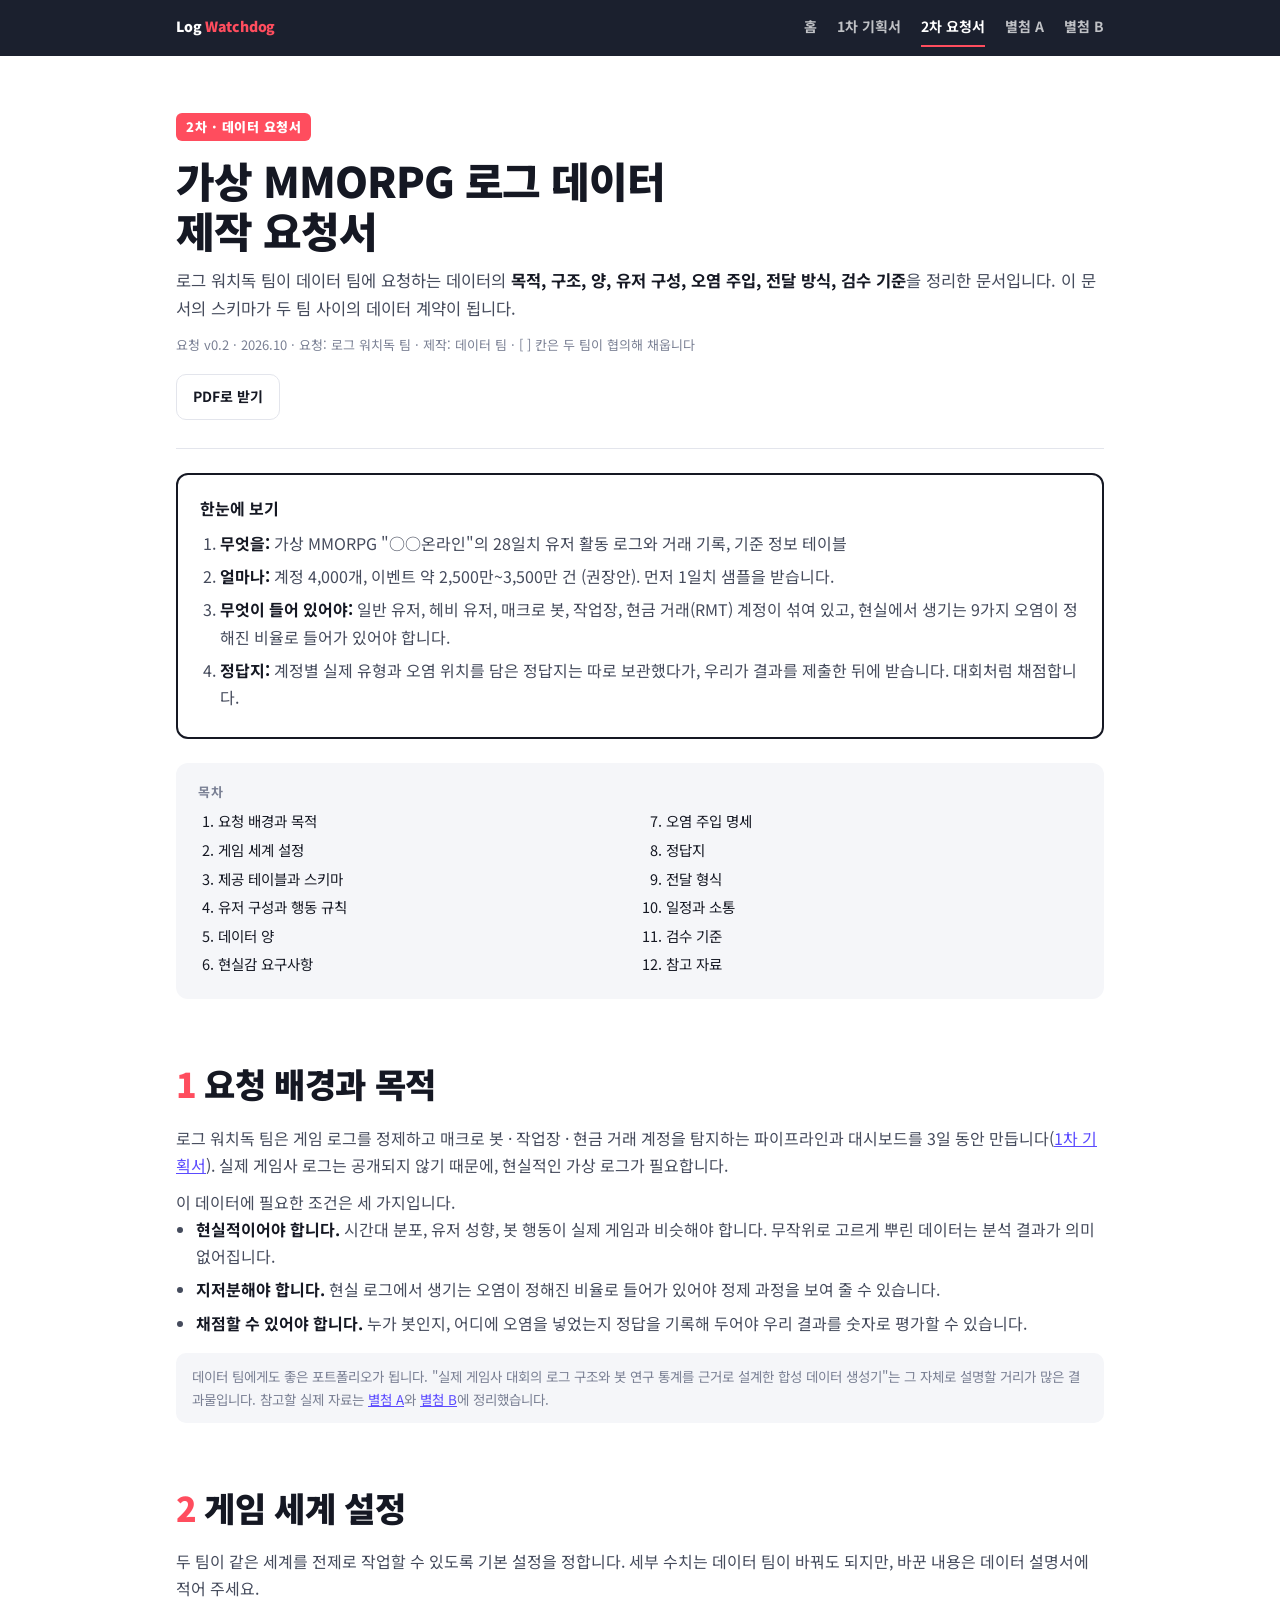
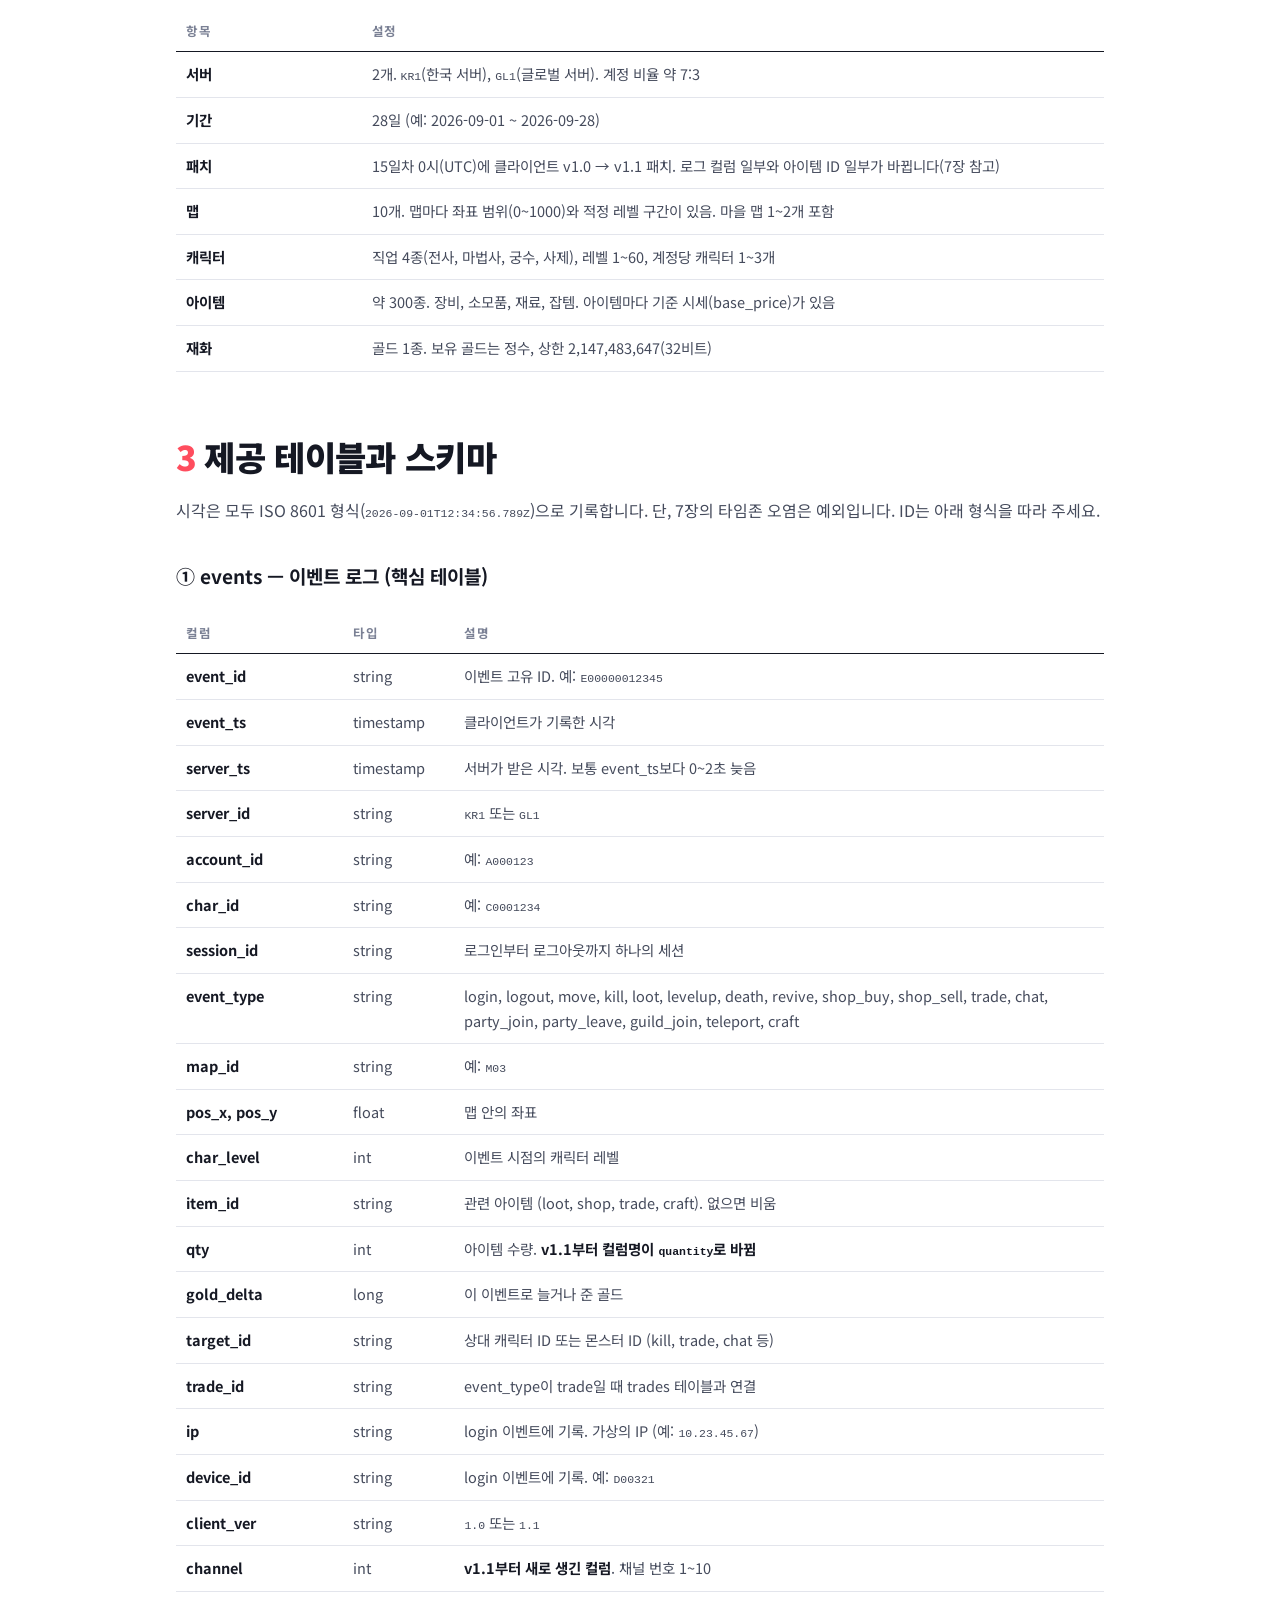
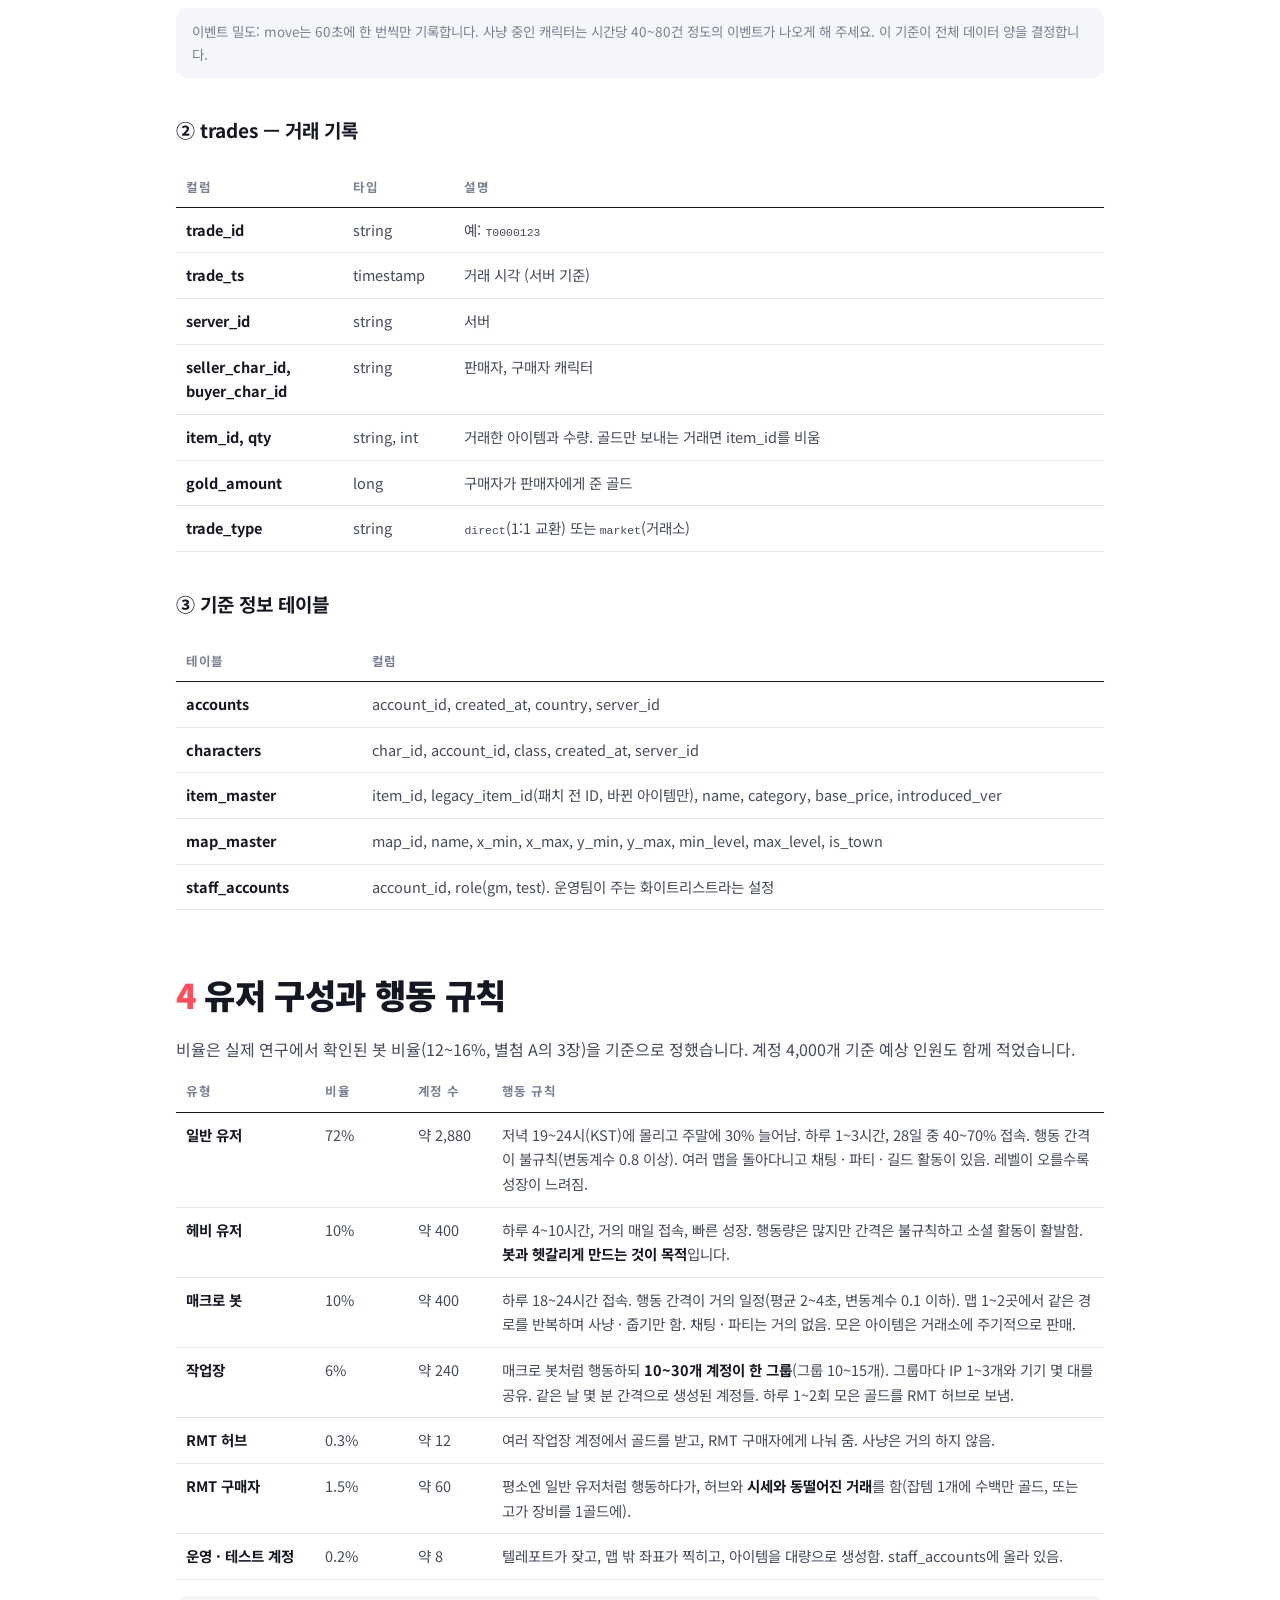
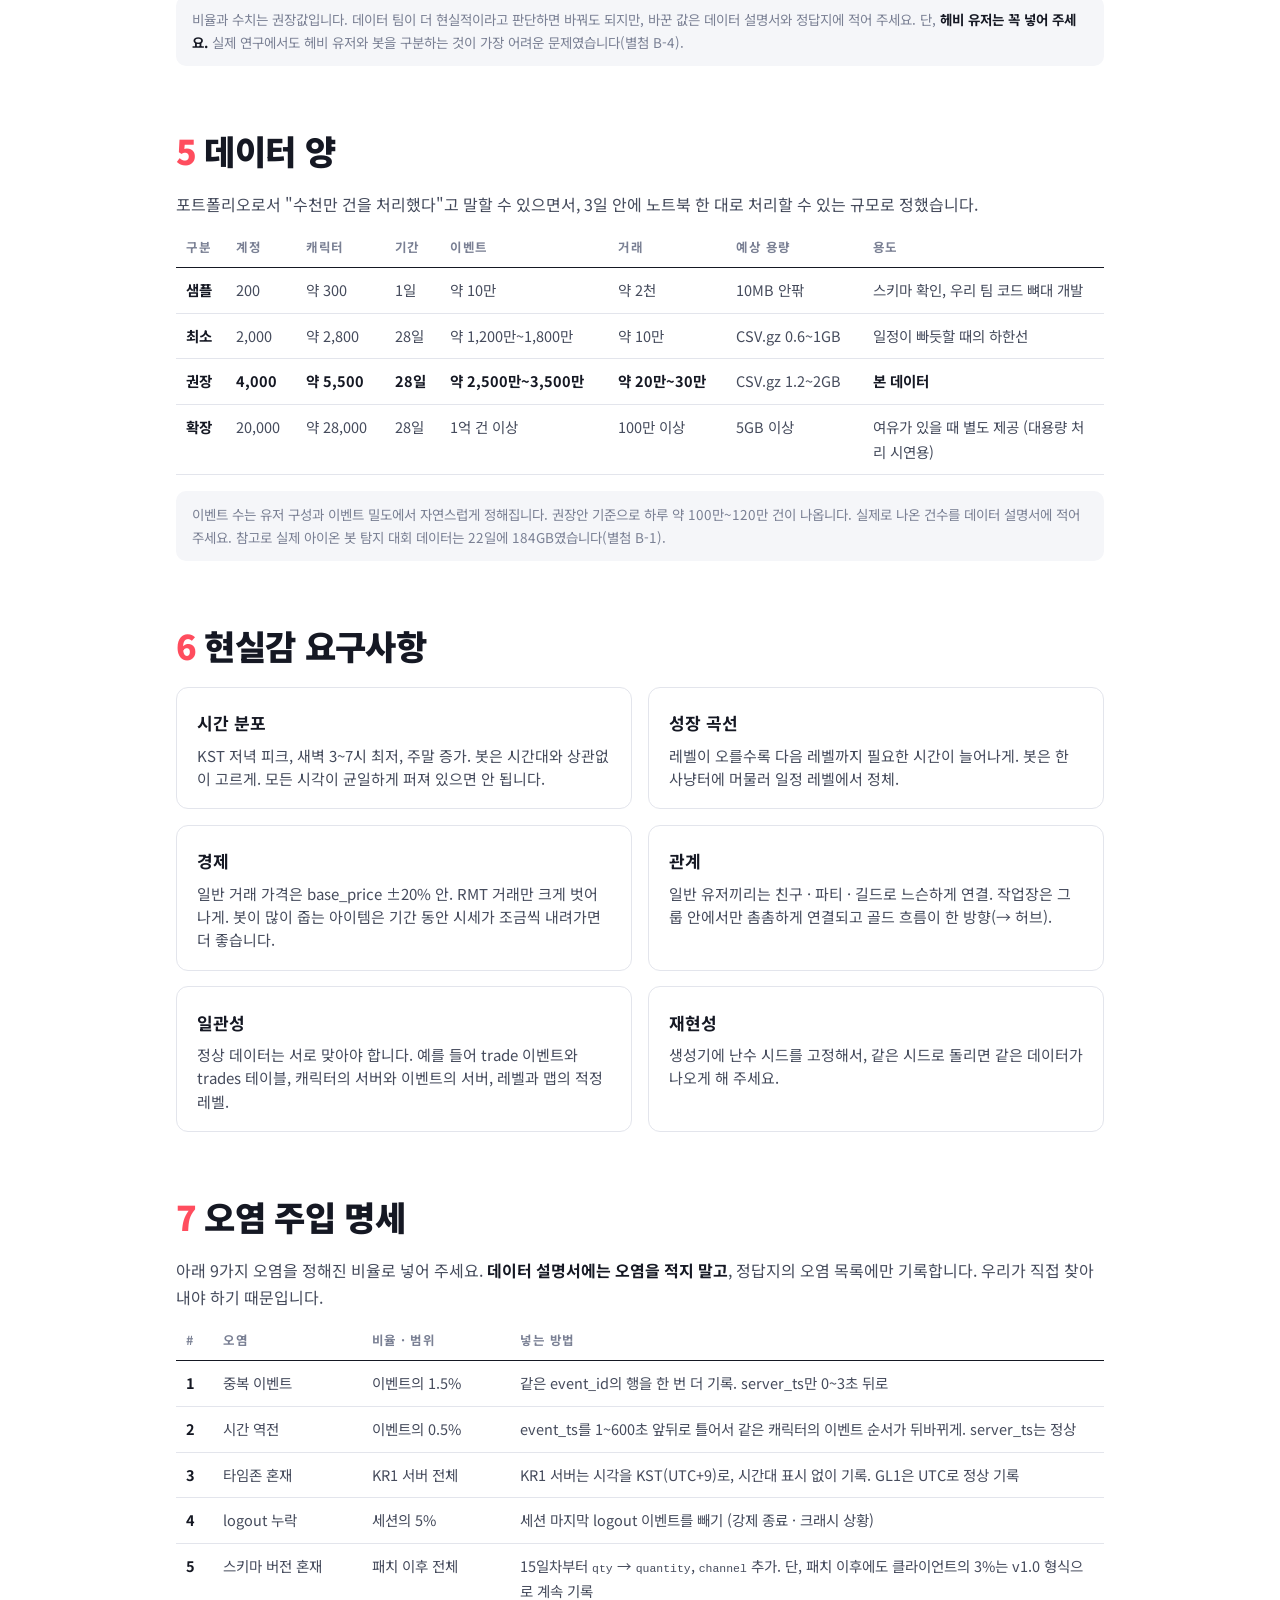
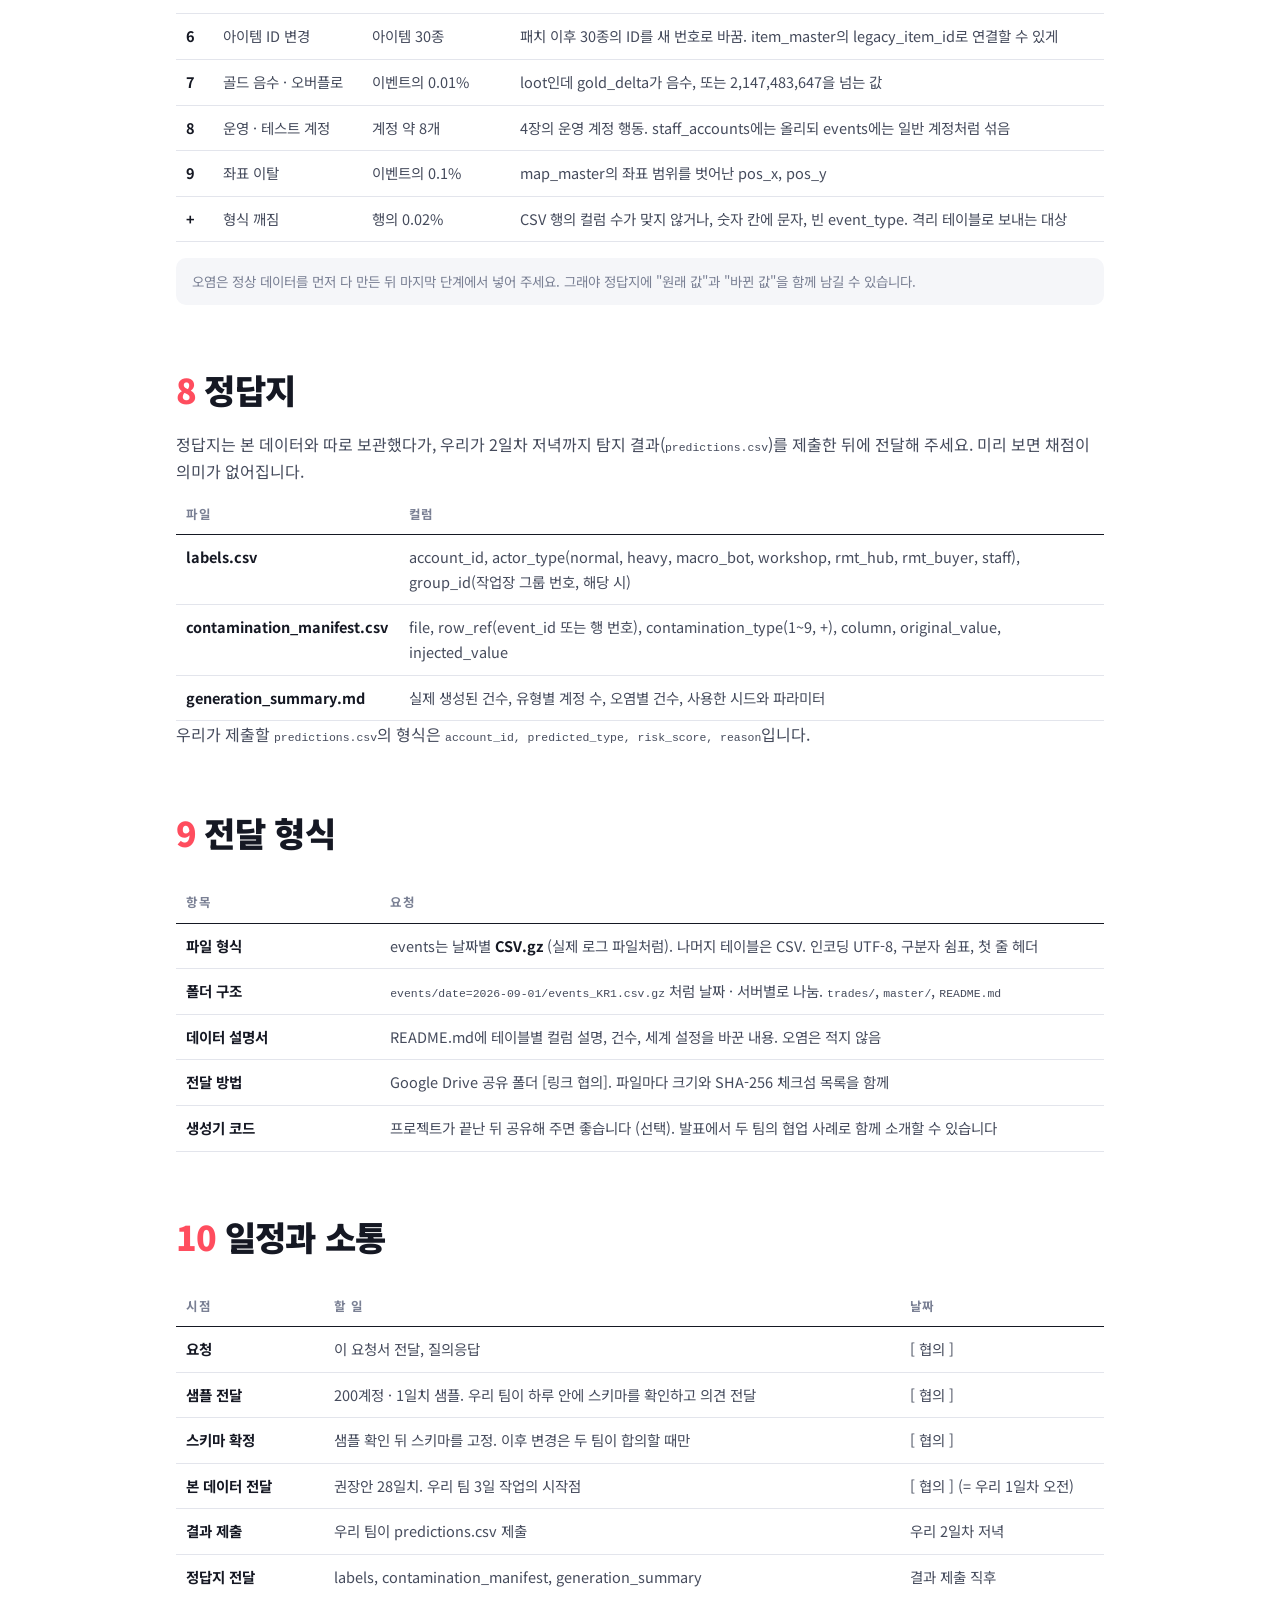
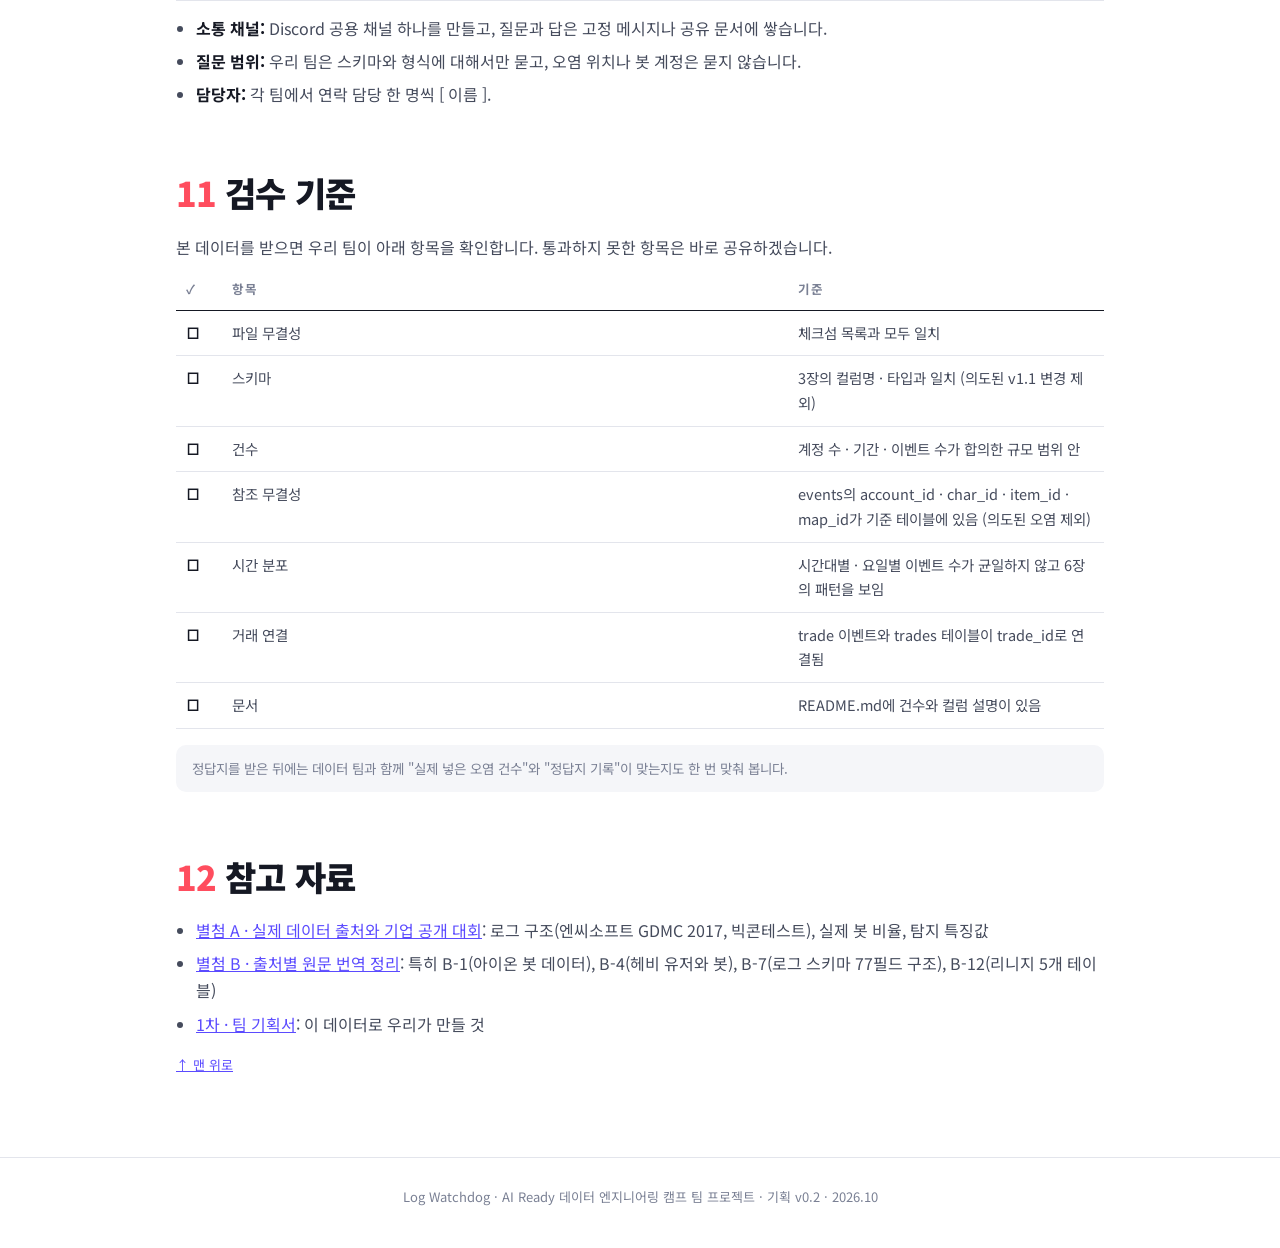
<file: request.html>
<!doctype html>
<html lang="ko"><head><meta charset="utf-8"><meta name="viewport" content="width=device-width,initial-scale=1">
<title>Log Watchdog 데이터 요청서</title>
<meta name="description" content="MMORPG 로그 정제와 봇·작업장 탐지 팀 프로젝트 문서">
<link rel="preconnect" href="https://fonts.googleapis.com"><link rel="preconnect" href="https://fonts.gstatic.com" crossorigin><link rel="stylesheet" href="https://fonts.googleapis.com/css2?family=Noto+Sans+KR:wght@400;700;900&display=swap"><link rel="stylesheet" href="assets/site.css"></head>
<body>
<nav class="topnav"><div class="in"><a class="brand" href="index.html">Log <em>Watchdog</em></a><a href="index.html">홈</a><a href="plan.html">1차 기획서</a><a href="request.html" class="on">2차 요청서</a><a href="appendix-a.html">별첨 A</a><a href="appendix-b.html">별첨 B</a></div></nav>
<main class="doc">
<header class="doc-hero">
  <span class="label">2차 · 데이터 요청서</span>
  <h1>가상 MMORPG 로그 데이터<br>제작 요청서</h1>
  <p>로그 워치독 팀이 데이터 팀에 요청하는 데이터의 <b>목적, 구조, 양, 유저 구성, 오염 주입, 전달 방식, 검수 기준</b>을 정리한 문서입니다. 이 문서의 스키마가 두 팀 사이의 데이터 계약이 됩니다.</p>
  <div class="meta">요청 v0.2 · 2026.10 · 요청: 로그 워치독 팀 · 제작: 데이터 팀 · [ ] 칸은 두 팀이 협의해 채웁니다</div>
  <div class="downloads noprint"><a class="btn ghost" href="downloads/request.pdf">PDF로 받기</a></div>
</header>

<div class="keybox">
  <h4>한눈에 보기</h4>
  <ol>
    <li><b>무엇을:</b> 가상 MMORPG "○○온라인"의 28일치 유저 활동 로그와 거래 기록, 기준 정보 테이블</li>
    <li><b>얼마나:</b> 계정 4,000개, 이벤트 약 2,500만~3,500만 건 (권장안). 먼저 1일치 샘플을 받습니다.</li>
    <li><b>무엇이 들어 있어야:</b> 일반 유저, 헤비 유저, 매크로 봇, 작업장, 현금 거래(RMT) 계정이 섞여 있고, 현실에서 생기는 9가지 오염이 정해진 비율로 들어가 있어야 합니다.</li>
    <li><b>정답지:</b> 계정별 실제 유형과 오염 위치를 담은 정답지는 따로 보관했다가, 우리가 결과를 제출한 뒤에 받습니다. 대회처럼 채점합니다.</li>
  </ol>
</div>

<nav class="toc noprint"><b>목차</b><ol>
  <li><a href="#r1">요청 배경과 목적</a></li>
  <li><a href="#r2">게임 세계 설정</a></li>
  <li><a href="#r3">제공 테이블과 스키마</a></li>
  <li><a href="#r4">유저 구성과 행동 규칙</a></li>
  <li><a href="#r5">데이터 양</a></li>
  <li><a href="#r6">현실감 요구사항</a></li>
  <li><a href="#r7">오염 주입 명세</a></li>
  <li><a href="#r8">정답지</a></li>
  <li><a href="#r9">전달 형식</a></li>
  <li><a href="#r10">일정과 소통</a></li>
  <li><a href="#r11">검수 기준</a></li>
  <li><a href="#r12">참고 자료</a></li>
</ol></nav>

<h2 id="r1"><span class="num">1</span>요청 배경과 목적</h2>
<p>로그 워치독 팀은 게임 로그를 정제하고 매크로 봇 · 작업장 · 현금 거래 계정을 탐지하는 파이프라인과 대시보드를 3일 동안 만듭니다(<a href="plan.html">1차 기획서</a>). 실제 게임사 로그는 공개되지 않기 때문에, 현실적인 가상 로그가 필요합니다.</p>
<p>이 데이터에 필요한 조건은 세 가지입니다.</p>
<ul class="plain">
  <li><b>현실적이어야 합니다.</b> 시간대 분포, 유저 성향, 봇 행동이 실제 게임과 비슷해야 합니다. 무작위로 고르게 뿌린 데이터는 분석 결과가 의미 없어집니다.</li>
  <li><b>지저분해야 합니다.</b> 현실 로그에서 생기는 오염이 정해진 비율로 들어가 있어야 정제 과정을 보여 줄 수 있습니다.</li>
  <li><b>채점할 수 있어야 합니다.</b> 누가 봇인지, 어디에 오염을 넣었는지 정답을 기록해 두어야 우리 결과를 숫자로 평가할 수 있습니다.</li>
</ul>
<p class="note">데이터 팀에게도 좋은 포트폴리오가 됩니다. "실제 게임사 대회의 로그 구조와 봇 연구 통계를 근거로 설계한 합성 데이터 생성기"는 그 자체로 설명할 거리가 많은 결과물입니다. 참고할 실제 자료는 <a href="appendix-a.html">별첨 A</a>와 <a href="appendix-b.html">별첨 B</a>에 정리했습니다.</p>

<h2 id="r2"><span class="num">2</span>게임 세계 설정</h2>
<p>두 팀이 같은 세계를 전제로 작업할 수 있도록 기본 설정을 정합니다. 세부 수치는 데이터 팀이 바꿔도 되지만, 바꾼 내용은 데이터 설명서에 적어 주세요.</p>
<div class="tbl"><table>
  <tr><th style="width:20%">항목</th><th>설정</th></tr>
  <tr><td>서버</td><td>2개. <code>KR1</code>(한국 서버), <code>GL1</code>(글로벌 서버). 계정 비율 약 7:3</td></tr>
  <tr><td>기간</td><td>28일 (예: 2026-09-01 ~ 2026-09-28)</td></tr>
  <tr><td>패치</td><td>15일차 0시(UTC)에 클라이언트 v1.0 → v1.1 패치. 로그 컬럼 일부와 아이템 ID 일부가 바뀝니다(7장 참고)</td></tr>
  <tr><td>맵</td><td>10개. 맵마다 좌표 범위(0~1000)와 적정 레벨 구간이 있음. 마을 맵 1~2개 포함</td></tr>
  <tr><td>캐릭터</td><td>직업 4종(전사, 마법사, 궁수, 사제), 레벨 1~60, 계정당 캐릭터 1~3개</td></tr>
  <tr><td>아이템</td><td>약 300종. 장비, 소모품, 재료, 잡템. 아이템마다 기준 시세(base_price)가 있음</td></tr>
  <tr><td>재화</td><td>골드 1종. 보유 골드는 정수, 상한 2,147,483,647(32비트)</td></tr>
</table></div>

<h2 id="r3"><span class="num">3</span>제공 테이블과 스키마</h2>
<p>시각은 모두 ISO 8601 형식(<code>2026-09-01T12:34:56.789Z</code>)으로 기록합니다. 단, 7장의 타임존 오염은 예외입니다. ID는 아래 형식을 따라 주세요.</p>

<h3>① events — 이벤트 로그 (핵심 테이블)</h3>
<div class="tbl"><table>
  <tr><th style="width:18%">컬럼</th><th style="width:12%">타입</th><th>설명</th></tr>
  <tr><td>event_id</td><td>string</td><td>이벤트 고유 ID. 예: <code>E00000012345</code></td></tr>
  <tr><td>event_ts</td><td>timestamp</td><td>클라이언트가 기록한 시각</td></tr>
  <tr><td>server_ts</td><td>timestamp</td><td>서버가 받은 시각. 보통 event_ts보다 0~2초 늦음</td></tr>
  <tr><td>server_id</td><td>string</td><td><code>KR1</code> 또는 <code>GL1</code></td></tr>
  <tr><td>account_id</td><td>string</td><td>예: <code>A000123</code></td></tr>
  <tr><td>char_id</td><td>string</td><td>예: <code>C0001234</code></td></tr>
  <tr><td>session_id</td><td>string</td><td>로그인부터 로그아웃까지 하나의 세션</td></tr>
  <tr><td>event_type</td><td>string</td><td>login, logout, move, kill, loot, levelup, death, revive, shop_buy, shop_sell, trade, chat, party_join, party_leave, guild_join, teleport, craft</td></tr>
  <tr><td>map_id</td><td>string</td><td>예: <code>M03</code></td></tr>
  <tr><td>pos_x, pos_y</td><td>float</td><td>맵 안의 좌표</td></tr>
  <tr><td>char_level</td><td>int</td><td>이벤트 시점의 캐릭터 레벨</td></tr>
  <tr><td>item_id</td><td>string</td><td>관련 아이템 (loot, shop, trade, craft). 없으면 비움</td></tr>
  <tr><td>qty</td><td>int</td><td>아이템 수량. <b>v1.1부터 컬럼명이 <code>quantity</code>로 바뀜</b></td></tr>
  <tr><td>gold_delta</td><td>long</td><td>이 이벤트로 늘거나 준 골드</td></tr>
  <tr><td>target_id</td><td>string</td><td>상대 캐릭터 ID 또는 몬스터 ID (kill, trade, chat 등)</td></tr>
  <tr><td>trade_id</td><td>string</td><td>event_type이 trade일 때 trades 테이블과 연결</td></tr>
  <tr><td>ip</td><td>string</td><td>login 이벤트에 기록. 가상의 IP (예: <code>10.23.45.67</code>)</td></tr>
  <tr><td>device_id</td><td>string</td><td>login 이벤트에 기록. 예: <code>D00321</code></td></tr>
  <tr><td>client_ver</td><td>string</td><td><code>1.0</code> 또는 <code>1.1</code></td></tr>
  <tr><td>channel</td><td>int</td><td><b>v1.1부터 새로 생긴 컬럼</b>. 채널 번호 1~10</td></tr>
</table></div>
<p class="note">이벤트 밀도: move는 60초에 한 번씩만 기록합니다. 사냥 중인 캐릭터는 시간당 40~80건 정도의 이벤트가 나오게 해 주세요. 이 기준이 전체 데이터 양을 결정합니다.</p>

<h3>② trades — 거래 기록</h3>
<div class="tbl"><table>
  <tr><th style="width:18%">컬럼</th><th style="width:12%">타입</th><th>설명</th></tr>
  <tr><td>trade_id</td><td>string</td><td>예: <code>T0000123</code></td></tr>
  <tr><td>trade_ts</td><td>timestamp</td><td>거래 시각 (서버 기준)</td></tr>
  <tr><td>server_id</td><td>string</td><td>서버</td></tr>
  <tr><td>seller_char_id, buyer_char_id</td><td>string</td><td>판매자, 구매자 캐릭터</td></tr>
  <tr><td>item_id, qty</td><td>string, int</td><td>거래한 아이템과 수량. 골드만 보내는 거래면 item_id를 비움</td></tr>
  <tr><td>gold_amount</td><td>long</td><td>구매자가 판매자에게 준 골드</td></tr>
  <tr><td>trade_type</td><td>string</td><td><code>direct</code>(1:1 교환) 또는 <code>market</code>(거래소)</td></tr>
</table></div>

<h3>③ 기준 정보 테이블</h3>
<div class="tbl"><table>
  <tr><th style="width:20%">테이블</th><th>컬럼</th></tr>
  <tr><td>accounts</td><td>account_id, created_at, country, server_id</td></tr>
  <tr><td>characters</td><td>char_id, account_id, class, created_at, server_id</td></tr>
  <tr><td>item_master</td><td>item_id, legacy_item_id(패치 전 ID, 바뀐 아이템만), name, category, base_price, introduced_ver</td></tr>
  <tr><td>map_master</td><td>map_id, name, x_min, x_max, y_min, y_max, min_level, max_level, is_town</td></tr>
  <tr><td>staff_accounts</td><td>account_id, role(gm, test). 운영팀이 주는 화이트리스트라는 설정</td></tr>
</table></div>

<h2 id="r4"><span class="num">4</span>유저 구성과 행동 규칙</h2>
<p>비율은 실제 연구에서 확인된 봇 비율(12~16%, 별첨 A의 3장)을 기준으로 정했습니다. 계정 4,000개 기준 예상 인원도 함께 적었습니다.</p>
<div class="tbl"><table>
  <tr><th style="width:15%">유형</th><th style="width:10%">비율</th><th style="width:9%">계정 수</th><th>행동 규칙</th></tr>
  <tr><td>일반 유저</td><td>72%</td><td>약 2,880</td><td>저녁 19~24시(KST)에 몰리고 주말에 30% 늘어남. 하루 1~3시간, 28일 중 40~70% 접속. 행동 간격이 불규칙(변동계수 0.8 이상). 여러 맵을 돌아다니고 채팅 · 파티 · 길드 활동이 있음. 레벨이 오를수록 성장이 느려짐.</td></tr>
  <tr><td>헤비 유저</td><td>10%</td><td>약 400</td><td>하루 4~10시간, 거의 매일 접속, 빠른 성장. 행동량은 많지만 간격은 불규칙하고 소셜 활동이 활발함. <b>봇과 헷갈리게 만드는 것이 목적</b>입니다.</td></tr>
  <tr><td>매크로 봇</td><td>10%</td><td>약 400</td><td>하루 18~24시간 접속. 행동 간격이 거의 일정(평균 2~4초, 변동계수 0.1 이하). 맵 1~2곳에서 같은 경로를 반복하며 사냥 · 줍기만 함. 채팅 · 파티는 거의 없음. 모은 아이템은 거래소에 주기적으로 판매.</td></tr>
  <tr><td>작업장</td><td>6%</td><td>약 240</td><td>매크로 봇처럼 행동하되 <b>10~30개 계정이 한 그룹</b>(그룹 10~15개). 그룹마다 IP 1~3개와 기기 몇 대를 공유. 같은 날 몇 분 간격으로 생성된 계정들. 하루 1~2회 모은 골드를 RMT 허브로 보냄.</td></tr>
  <tr><td>RMT 허브</td><td>0.3%</td><td>약 12</td><td>여러 작업장 계정에서 골드를 받고, RMT 구매자에게 나눠 줌. 사냥은 거의 하지 않음.</td></tr>
  <tr><td>RMT 구매자</td><td>1.5%</td><td>약 60</td><td>평소엔 일반 유저처럼 행동하다가, 허브와 <b>시세와 동떨어진 거래</b>를 함(잡템 1개에 수백만 골드, 또는 고가 장비를 1골드에).</td></tr>
  <tr><td>운영 · 테스트 계정</td><td>0.2%</td><td>약 8</td><td>텔레포트가 잦고, 맵 밖 좌표가 찍히고, 아이템을 대량으로 생성함. staff_accounts에 올라 있음.</td></tr>
</table></div>
<p class="note">비율과 수치는 권장값입니다. 데이터 팀이 더 현실적이라고 판단하면 바꿔도 되지만, 바꾼 값은 데이터 설명서와 정답지에 적어 주세요. 단, <b>헤비 유저는 꼭 넣어 주세요.</b> 실제 연구에서도 헤비 유저와 봇을 구분하는 것이 가장 어려운 문제였습니다(별첨 B-4).</p>

<h2 id="r5"><span class="num">5</span>데이터 양</h2>
<p>포트폴리오로서 "수천만 건을 처리했다"고 말할 수 있으면서, 3일 안에 노트북 한 대로 처리할 수 있는 규모로 정했습니다.</p>
<div class="tbl"><table>
  <tr><th>구분</th><th>계정</th><th>캐릭터</th><th>기간</th><th>이벤트</th><th>거래</th><th>예상 용량</th><th style="width:26%">용도</th></tr>
  <tr><td>샘플</td><td>200</td><td>약 300</td><td>1일</td><td>약 10만</td><td>약 2천</td><td>10MB 안팎</td><td>스키마 확인, 우리 팀 코드 뼈대 개발</td></tr>
  <tr><td>최소</td><td>2,000</td><td>약 2,800</td><td>28일</td><td>약 1,200만~1,800만</td><td>약 10만</td><td>CSV.gz 0.6~1GB</td><td>일정이 빠듯할 때의 하한선</td></tr>
  <tr><td><b>권장</b></td><td><b>4,000</b></td><td><b>약 5,500</b></td><td><b>28일</b></td><td><b>약 2,500만~3,500만</b></td><td><b>약 20만~30만</b></td><td>CSV.gz 1.2~2GB</td><td><b>본 데이터</b></td></tr>
  <tr><td>확장</td><td>20,000</td><td>약 28,000</td><td>28일</td><td>1억 건 이상</td><td>100만 이상</td><td>5GB 이상</td><td>여유가 있을 때 별도 제공 (대용량 처리 시연용)</td></tr>
</table></div>
<p class="note">이벤트 수는 유저 구성과 이벤트 밀도에서 자연스럽게 정해집니다. 권장안 기준으로 하루 약 100만~120만 건이 나옵니다. 실제로 나온 건수를 데이터 설명서에 적어 주세요. 참고로 실제 아이온 봇 탐지 대회 데이터는 22일에 184GB였습니다(별첨 B-1).</p>

<h2 id="r6"><span class="num">6</span>현실감 요구사항</h2>
<div class="cards c2">
  <div class="card"><h4>시간 분포</h4><p>KST 저녁 피크, 새벽 3~7시 최저, 주말 증가. 봇은 시간대와 상관없이 고르게. 모든 시각이 균일하게 퍼져 있으면 안 됩니다.</p></div>
  <div class="card"><h4>성장 곡선</h4><p>레벨이 오를수록 다음 레벨까지 필요한 시간이 늘어나게. 봇은 한 사냥터에 머물러 일정 레벨에서 정체.</p></div>
  <div class="card"><h4>경제</h4><p>일반 거래 가격은 base_price ±20% 안. RMT 거래만 크게 벗어나게. 봇이 많이 줍는 아이템은 기간 동안 시세가 조금씩 내려가면 더 좋습니다.</p></div>
  <div class="card"><h4>관계</h4><p>일반 유저끼리는 친구 · 파티 · 길드로 느슨하게 연결. 작업장은 그룹 안에서만 촘촘하게 연결되고 골드 흐름이 한 방향(→ 허브).</p></div>
  <div class="card"><h4>일관성</h4><p>정상 데이터는 서로 맞아야 합니다. 예를 들어 trade 이벤트와 trades 테이블, 캐릭터의 서버와 이벤트의 서버, 레벨과 맵의 적정 레벨.</p></div>
  <div class="card"><h4>재현성</h4><p>생성기에 난수 시드를 고정해서, 같은 시드로 돌리면 같은 데이터가 나오게 해 주세요.</p></div>
</div>

<h2 id="r7"><span class="num">7</span>오염 주입 명세</h2>
<p>아래 9가지 오염을 정해진 비율로 넣어 주세요. <b>데이터 설명서에는 오염을 적지 말고</b>, 정답지의 오염 목록에만 기록합니다. 우리가 직접 찾아내야 하기 때문입니다.</p>
<div class="tbl"><table>
  <tr><th style="width:4%">#</th><th style="width:16%">오염</th><th style="width:16%">비율 · 범위</th><th>넣는 방법</th></tr>
  <tr><td>1</td><td>중복 이벤트</td><td>이벤트의 1.5%</td><td>같은 event_id의 행을 한 번 더 기록. server_ts만 0~3초 뒤로</td></tr>
  <tr><td>2</td><td>시간 역전</td><td>이벤트의 0.5%</td><td>event_ts를 1~600초 앞뒤로 틀어서 같은 캐릭터의 이벤트 순서가 뒤바뀌게. server_ts는 정상</td></tr>
  <tr><td>3</td><td>타임존 혼재</td><td>KR1 서버 전체</td><td>KR1 서버는 시각을 KST(UTC+9)로, 시간대 표시 없이 기록. GL1은 UTC로 정상 기록</td></tr>
  <tr><td>4</td><td>logout 누락</td><td>세션의 5%</td><td>세션 마지막 logout 이벤트를 빼기 (강제 종료 · 크래시 상황)</td></tr>
  <tr><td>5</td><td>스키마 버전 혼재</td><td>패치 이후 전체</td><td>15일차부터 <code>qty</code> → <code>quantity</code>, <code>channel</code> 추가. 단, 패치 이후에도 클라이언트의 3%는 v1.0 형식으로 계속 기록</td></tr>
  <tr><td>6</td><td>아이템 ID 변경</td><td>아이템 30종</td><td>패치 이후 30종의 ID를 새 번호로 바꿈. item_master의 legacy_item_id로 연결할 수 있게</td></tr>
  <tr><td>7</td><td>골드 음수 · 오버플로</td><td>이벤트의 0.01%</td><td>loot인데 gold_delta가 음수, 또는 2,147,483,647을 넘는 값</td></tr>
  <tr><td>8</td><td>운영 · 테스트 계정</td><td>계정 약 8개</td><td>4장의 운영 계정 행동. staff_accounts에는 올리되 events에는 일반 계정처럼 섞음</td></tr>
  <tr><td>9</td><td>좌표 이탈</td><td>이벤트의 0.1%</td><td>map_master의 좌표 범위를 벗어난 pos_x, pos_y</td></tr>
  <tr><td>+</td><td>형식 깨짐</td><td>행의 0.02%</td><td>CSV 행의 컬럼 수가 맞지 않거나, 숫자 칸에 문자, 빈 event_type. 격리 테이블로 보내는 대상</td></tr>
</table></div>
<p class="note">오염은 정상 데이터를 먼저 다 만든 뒤 마지막 단계에서 넣어 주세요. 그래야 정답지에 "원래 값"과 "바뀐 값"을 함께 남길 수 있습니다.</p>

<h2 id="r8"><span class="num">8</span>정답지</h2>
<p>정답지는 본 데이터와 따로 보관했다가, 우리가 2일차 저녁까지 탐지 결과(<code>predictions.csv</code>)를 제출한 뒤에 전달해 주세요. 미리 보면 채점이 의미가 없어집니다.</p>
<div class="tbl"><table>
  <tr><th style="width:24%">파일</th><th>컬럼</th></tr>
  <tr><td>labels.csv</td><td>account_id, actor_type(normal, heavy, macro_bot, workshop, rmt_hub, rmt_buyer, staff), group_id(작업장 그룹 번호, 해당 시)</td></tr>
  <tr><td>contamination_manifest.csv</td><td>file, row_ref(event_id 또는 행 번호), contamination_type(1~9, +), column, original_value, injected_value</td></tr>
  <tr><td>generation_summary.md</td><td>실제 생성된 건수, 유형별 계정 수, 오염별 건수, 사용한 시드와 파라미터</td></tr>
</table></div>
<p>우리가 제출할 <code>predictions.csv</code>의 형식은 <code>account_id, predicted_type, risk_score, reason</code>입니다.</p>

<h2 id="r9"><span class="num">9</span>전달 형식</h2>
<div class="tbl"><table>
  <tr><th style="width:22%">항목</th><th>요청</th></tr>
  <tr><td>파일 형식</td><td>events는 날짜별 <b>CSV.gz</b> (실제 로그 파일처럼). 나머지 테이블은 CSV. 인코딩 UTF-8, 구분자 쉼표, 첫 줄 헤더</td></tr>
  <tr><td>폴더 구조</td><td><code>events/date=2026-09-01/events_KR1.csv.gz</code> 처럼 날짜 · 서버별로 나눔. <code>trades/</code>, <code>master/</code>, <code>README.md</code></td></tr>
  <tr><td>데이터 설명서</td><td>README.md에 테이블별 컬럼 설명, 건수, 세계 설정을 바꾼 내용. 오염은 적지 않음</td></tr>
  <tr><td>전달 방법</td><td>Google Drive 공유 폴더 [링크 협의]. 파일마다 크기와 SHA-256 체크섬 목록을 함께</td></tr>
  <tr><td>생성기 코드</td><td>프로젝트가 끝난 뒤 공유해 주면 좋습니다 (선택). 발표에서 두 팀의 협업 사례로 함께 소개할 수 있습니다</td></tr>
</table></div>

<h2 id="r10"><span class="num">10</span>일정과 소통</h2>
<div class="tbl"><table>
  <tr><th style="width:16%">시점</th><th>할 일</th><th style="width:22%">날짜</th></tr>
  <tr><td>요청</td><td>이 요청서 전달, 질의응답</td><td>[ 협의 ]</td></tr>
  <tr><td>샘플 전달</td><td>200계정 · 1일치 샘플. 우리 팀이 하루 안에 스키마를 확인하고 의견 전달</td><td>[ 협의 ]</td></tr>
  <tr><td>스키마 확정</td><td>샘플 확인 뒤 스키마를 고정. 이후 변경은 두 팀이 합의할 때만</td><td>[ 협의 ]</td></tr>
  <tr><td>본 데이터 전달</td><td>권장안 28일치. 우리 팀 3일 작업의 시작점</td><td>[ 협의 ] (= 우리 1일차 오전)</td></tr>
  <tr><td>결과 제출</td><td>우리 팀이 predictions.csv 제출</td><td>우리 2일차 저녁</td></tr>
  <tr><td>정답지 전달</td><td>labels, contamination_manifest, generation_summary</td><td>결과 제출 직후</td></tr>
</table></div>
<ul class="plain" style="margin-top:14px">
  <li><b>소통 채널:</b> Discord 공용 채널 하나를 만들고, 질문과 답은 고정 메시지나 공유 문서에 쌓습니다.</li>
  <li><b>질문 범위:</b> 우리 팀은 스키마와 형식에 대해서만 묻고, 오염 위치나 봇 계정은 묻지 않습니다.</li>
  <li><b>담당자:</b> 각 팀에서 연락 담당 한 명씩 [ 이름 ].</li>
</ul>

<h2 id="r11"><span class="num">11</span>검수 기준</h2>
<p>본 데이터를 받으면 우리 팀이 아래 항목을 확인합니다. 통과하지 못한 항목은 바로 공유하겠습니다.</p>
<div class="tbl"><table>
  <tr><th style="width:5%">✓</th><th>항목</th><th style="width:34%">기준</th></tr>
  <tr><td>☐</td><td>파일 무결성</td><td>체크섬 목록과 모두 일치</td></tr>
  <tr><td>☐</td><td>스키마</td><td>3장의 컬럼명 · 타입과 일치 (의도된 v1.1 변경 제외)</td></tr>
  <tr><td>☐</td><td>건수</td><td>계정 수 · 기간 · 이벤트 수가 합의한 규모 범위 안</td></tr>
  <tr><td>☐</td><td>참조 무결성</td><td>events의 account_id · char_id · item_id · map_id가 기준 테이블에 있음 (의도된 오염 제외)</td></tr>
  <tr><td>☐</td><td>시간 분포</td><td>시간대별 · 요일별 이벤트 수가 균일하지 않고 6장의 패턴을 보임</td></tr>
  <tr><td>☐</td><td>거래 연결</td><td>trade 이벤트와 trades 테이블이 trade_id로 연결됨</td></tr>
  <tr><td>☐</td><td>문서</td><td>README.md에 건수와 컬럼 설명이 있음</td></tr>
</table></div>
<p class="note">정답지를 받은 뒤에는 데이터 팀과 함께 "실제 넣은 오염 건수"와 "정답지 기록"이 맞는지도 한 번 맞춰 봅니다.</p>

<h2 id="r12"><span class="num">12</span>참고 자료</h2>
<ul class="plain">
  <li><a href="appendix-a.html">별첨 A · 실제 데이터 출처와 기업 공개 대회</a>: 로그 구조(엔씨소프트 GDMC 2017, 빅콘테스트), 실제 봇 비율, 탐지 특징값</li>
  <li><a href="appendix-b.html">별첨 B · 출처별 원문 번역 정리</a>: 특히 B-1(아이온 봇 데이터), B-4(헤비 유저와 봇), B-7(로그 스키마 77필드 구조), B-12(리니지 5개 테이블)</li>
  <li><a href="plan.html">1차 · 팀 기획서</a>: 이 데이터로 우리가 만들 것</li>
</ul>
<a class="back noprint" href="#">↑ 맨 위로</a>
</main>

<footer class="sitefoot">Log Watchdog · AI Ready 데이터 엔지니어링 캠프 팀 프로젝트 · 기획 v0.2 · 2026.10</footer>
</body></html>
</file>
<file: assets/site.css>
:root{
  --ink:#151823; --ink2:#454b5c; --mute:#7a8094; --line:#e3e5ec; --bg:#ffffff; --soft:#f5f6f9;
  --navy:#121726; --acc:#ff4d5e; --acc-soft:#ffe8ea; --teal:#0fa596; --teal-soft:#e2f6f3;
  --violet:#5b4bff; --violet-soft:#ecebff;
  --bronze:#b5743a; --silver:#7d879b; --gold:#c49a12;
}
*{box-sizing:border-box;margin:0;padding:0}
html,body{background:var(--bg)}
body{font-family:"Noto Sans KR","Noto Sans CJK KR","Malgun Gothic","Apple SD Gothic Neo",sans-serif;color:var(--ink);font-size:10.5pt;line-height:1.6;-webkit-print-color-adjust:exact;print-color-adjust:exact}
@page{size:A4;margin:0}
.page{width:210mm;height:297mm;padding:20mm 18mm 16mm;position:relative;page-break-after:always;overflow:hidden}
.page:last-child{page-break-after:auto}
.foot{position:absolute;left:18mm;right:18mm;bottom:9mm;display:flex;justify-content:space-between;font-size:8pt;color:var(--mute);border-top:1px solid var(--line);padding-top:3mm}
.kicker{font-size:8.5pt;font-weight:700;letter-spacing:.12em;color:var(--acc);text-transform:uppercase;margin-bottom:2mm}
h2{font-size:20pt;font-weight:900;letter-spacing:-.02em;line-height:1.25;margin-bottom:5mm}
h3{font-size:12pt;font-weight:700;margin:6mm 0 2.5mm}
p{color:var(--ink2)}
.lead{font-size:11.5pt;color:var(--ink2);margin-bottom:5mm}
b,strong{color:var(--ink)}

/* cover */
.cover{background:var(--navy);color:#fff;padding:26mm 22mm}
.cover .grid-bg{position:absolute;inset:0;background-image:linear-gradient(rgba(255,255,255,.05) 1px,transparent 1px),linear-gradient(90deg,rgba(255,255,255,.05) 1px,transparent 1px);background-size:9mm 9mm}
.cover .tag{display:inline-block;border:1px solid rgba(255,255,255,.35);border-radius:99px;padding:1.2mm 4mm;font-size:9pt;letter-spacing:.08em;position:relative}
.cover h1{position:relative;font-size:38pt;font-weight:900;line-height:1.15;letter-spacing:-.03em;margin-top:58mm}
.cover h1 em{font-style:normal;color:var(--acc)}
.cover .subt{position:relative;font-size:13pt;color:rgba(255,255,255,.75);margin-top:7mm;max-width:150mm}
.cover .meta{position:absolute;left:22mm;right:22mm;bottom:22mm;display:flex;justify-content:space-between;font-size:9.5pt;color:rgba(255,255,255,.65);border-top:1px solid rgba(255,255,255,.2);padding-top:5mm}
.cover .radar{position:absolute;right:-30mm;top:28mm;width:130mm;height:130mm;opacity:.9}

/* blocks */
.cards{display:grid;gap:4mm}
.c3{grid-template-columns:repeat(3,1fr)} .c2{grid-template-columns:repeat(2,1fr)} .c4{grid-template-columns:repeat(4,1fr)}
.card{border:1px solid var(--line);border-radius:3mm;padding:4.5mm;background:#fff}
.card .n{font-size:8pt;font-weight:700;color:var(--mute);letter-spacing:.08em}
.card h4{font-size:11pt;font-weight:700;margin:1mm 0 1.5mm}
.card p{font-size:9.5pt;line-height:1.55}
.card.red{border-color:#ffc9ce;background:var(--acc-soft)}
.card.teal{border-color:#bfe9e3;background:var(--teal-soft)}
.card.violet{border-color:#d6d2ff;background:var(--violet-soft)}
.callout{background:var(--navy);color:#fff;border-radius:3mm;padding:6mm 7mm;margin:6mm 0}
.callout .big{font-size:17pt;font-weight:900;letter-spacing:-.02em}
.callout .big em{font-style:normal;color:var(--acc)}
.callout p{color:rgba(255,255,255,.75);margin-top:1.5mm;font-size:10pt}
.kpi{border-left:3px solid var(--acc);padding:1mm 0 1mm 4mm}
.kpi .v{font-size:15pt;font-weight:900;letter-spacing:-.02em}
.kpi .l{font-size:9pt;color:var(--mute)}

table{width:100%;border-collapse:collapse;font-size:9.3pt;margin-top:2mm}
th{text-align:left;font-weight:700;color:var(--mute);font-size:8.3pt;letter-spacing:.04em;border-bottom:1.5px solid var(--ink);padding:2mm 2mm}
td{border-bottom:1px solid var(--line);padding:2.2mm 2mm;vertical-align:top;color:var(--ink2)}
td:first-child{color:var(--ink);font-weight:700;white-space:nowrap}
.pill{display:inline-block;font-size:7.8pt;font-weight:700;padding:.4mm 2.4mm;border-radius:99px;background:var(--soft);color:var(--ink2)}
.pill.main{background:var(--acc);color:#fff}
code,.mono{font-family:"Noto Sans Mono CJK KR",ui-monospace,monospace;font-size:8.6pt}
.schema{background:var(--soft);border-radius:3mm;padding:4mm 5mm;display:grid;grid-template-columns:repeat(3,1fr);gap:1.2mm 6mm}
.schema div{font-family:"Noto Sans Mono CJK KR",monospace;font-size:8.4pt;color:var(--ink)}
.schema div span{color:var(--mute);font-family:"Noto Sans CJK KR";margin-left:1.5mm}

/* steps */
.steps{display:grid;grid-template-columns:repeat(3,1fr);gap:4mm}
.step{border-radius:3mm;padding:5mm;border:1px solid var(--line);position:relative}
.step .no{position:absolute;top:-3.5mm;left:5mm;background:var(--ink);color:#fff;font-size:8pt;font-weight:700;border-radius:99px;padding:.6mm 3mm}
.step h4{font-size:11pt;margin-bottom:2mm}
.step ul{padding-left:4mm;font-size:9.2pt;color:var(--ink2)}
.step li{margin-bottom:1mm}

/* charts */
.chart{width:100%;height:auto;display:block}
.chart .grid{stroke:var(--line);stroke-width:1}
.chart .ax{font-size:10px;fill:var(--mute)}
.chart .lg{font-size:11px;fill:var(--ink2)}
.l-human{fill:none;stroke:var(--teal);stroke-width:2;stroke-linejoin:round}
.l-bot{fill:none;stroke:var(--acc);stroke-width:2.5}
.sw-human{fill:var(--teal)} .sw-bot{fill:var(--acc)}
.figure{border:1px solid var(--line);border-radius:3mm;padding:4mm 5mm;margin-top:3mm}
.figure .cap{font-size:8.5pt;color:var(--mute);margin-top:1.5mm}

.diagram{width:100%;height:auto;display:block}
.diagram .node rect{fill:#fff;stroke:var(--ink);stroke-width:1.4}
.diagram .node text{font-size:13px;font-weight:700;fill:var(--ink);text-anchor:middle}
.diagram .node text.sub{font-size:10px;font-weight:400;fill:var(--mute)}
.diagram .node.src rect{fill:var(--violet-soft);stroke:var(--violet)}
.diagram .node.bronze rect{stroke:var(--bronze);fill:#fbf1e8}
.diagram .node.silver rect{stroke:var(--silver);fill:#f1f3f7}
.diagram .node.gold rect{stroke:var(--gold);fill:#fbf6e2}
.diagram .node.out rect{fill:var(--navy);stroke:var(--navy)}
.diagram .node.out text{fill:#fff} .diagram .node.out text.sub{fill:rgba(255,255,255,.7)}
.diagram .edge{fill:none;stroke:var(--ink2);stroke-width:1.5}
.diagram .arrowhead{fill:var(--ink2)}
.diagram .frame{fill:none;stroke:var(--mute);stroke-dasharray:4 4}
.diagram .outer{fill:none;stroke:var(--line)}
.diagram .cap{font-size:10px;fill:var(--mute);text-anchor:middle}
.diagram .cap.left{text-anchor:start}

.layers{display:grid;grid-template-columns:repeat(3,1fr);gap:4mm;margin-top:4mm}
.layer{border-radius:3mm;padding:4.5mm;border-top:4px solid}
.layer.b{border-color:var(--bronze);background:#fbf1e8}
.layer.s{border-color:var(--silver);background:#f1f3f7}
.layer.g{border-color:var(--gold);background:#fbf6e2}
.layer h4{font-size:11pt;margin-bottom:1.5mm}
.layer ul{padding-left:4mm;font-size:9pt;color:var(--ink2)}

/* wireframe */
.wire{display:grid;grid-template-columns:repeat(6,1fr);grid-auto-rows:30mm;gap:3mm;margin-top:3mm}
.panel{border:1px solid var(--line);border-radius:2.5mm;padding:3mm 3.5mm;background:var(--soft);position:relative;overflow:hidden}
.panel .t{font-size:9pt;font-weight:700}
.panel .d{font-size:8pt;color:var(--mute);line-height:1.45;margin-top:.8mm}
.panel .no{position:absolute;right:3mm;top:2.5mm;font-size:8pt;font-weight:900;color:var(--acc)}
.w2{grid-column:span 2}.w3{grid-column:span 3}.w4{grid-column:span 4}.h2{grid-row:span 2}
.mini{position:absolute;left:3.5mm;right:3.5mm;bottom:3mm;height:11mm}
.bars{display:flex;align-items:flex-end;gap:1.2mm;height:100%}
.bars i{flex:1;background:var(--ink2);border-radius:.6mm .6mm 0 0;opacity:.75}
.bars i.r{background:var(--acc);opacity:1}
.rank{position:absolute;left:3.5mm;right:3.5mm;bottom:3mm;font-size:7.6pt}
.rank div{display:flex;justify-content:space-between;border-bottom:1px dashed var(--line);padding:.6mm 0}
.rank b{color:var(--acc)}

.gantt{width:100%;height:auto;display:block;margin-top:3mm}
.gantt .gz{fill:var(--soft)} .gantt .gz2{fill:#fff}
.gantt .gh{font-size:11px;font-weight:700;fill:var(--mute);text-anchor:middle}
.gantt .gl{font-size:11px;fill:var(--ink)}
.bar-a{fill:var(--violet)} .bar-b{fill:var(--silver)} .bar-c{fill:var(--acc)} .bar-d{fill:var(--teal)}
.legend{display:flex;gap:5mm;font-size:8.5pt;color:var(--ink2);margin-top:2mm}
.legend i{display:inline-block;width:3mm;height:3mm;border-radius:.8mm;margin-right:1.5mm;vertical-align:-.3mm}

.qa{border-left:3px solid var(--violet);padding:2mm 0 2mm 5mm;margin-bottom:4mm}
.qa .q{font-weight:700;font-size:10.5pt}
.qa .a{font-size:9.6pt;color:var(--ink2);margin-top:1mm}
.refs{font-size:8.4pt;color:var(--ink2);padding-left:4mm}
.refs li{margin-bottom:1mm}
.refs span{color:var(--mute)}
/* ---------- web layer: overrides print-oriented style.css ---------- */
:root{--maxw:960px}
html{scroll-behavior:smooth}
body{font-size:16px;line-height:1.7;background:var(--bg)}
.topnav{position:sticky;top:0;z-index:20;background:rgba(18,23,38,.96);backdrop-filter:blur(6px)}
.topnav .in{max-width:var(--maxw);margin:0 auto;padding:0 16px;display:flex;align-items:center;gap:20px;height:56px;overflow-x:auto;white-space:nowrap}
.topnav .brand{color:#fff;font-weight:900;letter-spacing:-.01em;margin-right:auto}
.topnav .brand em{font-style:normal;color:var(--acc)}
.topnav a{color:rgba(255,255,255,.72);text-decoration:none;font-size:14px;font-weight:700;padding:6px 0;border-bottom:2px solid transparent}
.topnav a:hover{color:#fff}
.topnav a.on{color:#fff;border-bottom-color:var(--acc)}

/* plan sections reuse .page markup */
.page{width:auto;height:auto;max-width:var(--maxw);margin:0 auto;padding:64px 16px 40px;overflow:visible;page-break-after:auto;border-bottom:1px solid var(--line)}
.page .foot{display:none}
.page.cover{max-width:none;min-height:560px;padding:72px 16px 96px;border:0;overflow:hidden}
.cover>.tag,.cover h1,.cover .subt{max-width:var(--maxw);margin-left:auto;margin-right:auto;display:block}
.cover>.tag{width:fit-content;margin-left:max(0px,calc((100% - var(--maxw))/2))}
.cover h1{margin-top:120px;font-size:clamp(36px,7vw,64px)}
.cover .subt{margin-top:20px;font-size:18px}
.cover .meta{left:16px;right:16px;max-width:var(--maxw);margin:0 auto;bottom:28px}
.cover .radar{right:-60px;top:40px;width:420px;height:420px}
h2{font-size:clamp(24px,4vw,34px)}
h3{font-size:19px;margin:36px 0 12px}
.lead{font-size:17px}
.kicker{font-size:13px}
.card{padding:18px 20px;border-radius:12px}
.card h4{font-size:17px}.card p{font-size:15px}
.card .n{font-size:12px}
.callout{padding:24px 28px;border-radius:12px;margin:28px 0}
.callout .big{font-size:26px}.callout p{font-size:15px}
.kpi .v{font-size:22px}.kpi .l{font-size:14px}
table{font-size:14.5px}
th{font-size:12.5px;padding:10px 10px}
td{padding:10px 10px}
td:first-child{white-space:normal}
.tbl{overflow-x:auto;-webkit-overflow-scrolling:touch}
.tbl table{min-width:640px}
.pill{font-size:11.5px;padding:2px 10px}
.schema{grid-template-columns:repeat(auto-fit,minmax(240px,1fr));padding:18px 20px;border-radius:12px}
.schema div{font-size:13.5px}
.step{padding:22px 20px 18px;border-radius:12px}
.step .no{font-size:12px;top:-12px;left:18px;padding:2px 12px}
.step h4{font-size:17px}.step ul{font-size:14.5px}
.figure{padding:16px 18px;border-radius:12px}
.figure .cap{font-size:13px}
.layer{padding:18px;border-radius:12px}.layer h4{font-size:17px}.layer ul{font-size:14.5px}
.wire{grid-auto-rows:118px;gap:12px}
.panel{padding:12px 14px;border-radius:10px}
.panel .t{font-size:14px}.panel .d{font-size:12.5px}.panel .no{font-size:12px;top:10px;right:12px}
.mini{left:14px;right:14px;bottom:12px;height:40px}
.rank{left:14px;right:14px;bottom:12px;font-size:12px}
.legend{font-size:13px;flex-wrap:wrap}
.legend i{width:12px;height:12px;border-radius:3px;margin-right:6px}
.qa{padding:8px 0 8px 18px;margin-bottom:16px}.qa .q{font-size:16px}.qa .a{font-size:15px}
.refs{font-size:14px;padding-left:18px}
.refs a{color:var(--ink2)}
.downloads{display:flex;flex-wrap:wrap;gap:10px;margin-top:18px}
.btn{display:inline-flex;align-items:center;gap:8px;text-decoration:none;font-weight:700;font-size:14px;padding:10px 16px;border-radius:10px;background:var(--navy);color:#fff}
.btn.ghost{background:#fff;color:var(--ink);border:1px solid var(--line)}
.summary-img{display:block;width:100%;max-width:720px;border:1px solid var(--line);border-radius:12px;margin-top:16px}

/* doc pages (appendix) */
.doc{max-width:var(--maxw);margin:0 auto;padding:56px 16px 80px}
.doc-hero{border-bottom:1px solid var(--line);padding-bottom:28px;margin-bottom:12px}
.doc-hero .label{display:inline-block;background:var(--acc);color:#fff;font-weight:900;font-size:13px;border-radius:6px;padding:3px 10px;letter-spacing:.04em}
.doc-hero h1{font-size:clamp(28px,5vw,42px);font-weight:900;letter-spacing:-.025em;line-height:1.2;margin:14px 0 10px}
.doc-hero p{font-size:16.5px}
.doc-hero .meta{font-size:13px;color:var(--mute);margin-top:12px}
.doc h2{margin-top:56px;padding-top:8px}
.doc h2 .num{color:var(--acc);margin-right:8px}
.doc p+p{margin-top:10px}
.doc ul.plain{padding-left:20px;color:var(--ink2)}
.doc ul.plain li{margin-bottom:6px}
.doc a{color:var(--violet)}
.toc{background:var(--soft);border-radius:12px;padding:18px 22px;margin-top:24px}
.toc b{display:block;font-size:13px;color:var(--mute);letter-spacing:.06em;margin-bottom:6px}
.toc ol{padding-left:20px;columns:2;column-gap:32px}
.toc li{font-size:14.5px;margin-bottom:4px;break-inside:avoid}
.toc a{color:var(--ink);text-decoration:none}
.toc a:hover{color:var(--acc)}
.keybox{border:2px solid var(--ink);border-radius:12px;padding:20px 22px;margin-top:24px}
.keybox h4{font-size:16px;margin-bottom:8px}
.keybox ol{padding-left:20px;color:var(--ink2)}
.keybox li{margin-bottom:6px}
.note{font-size:13.5px;color:var(--mute);background:var(--soft);border-radius:10px;padding:12px 16px;margin-top:16px}
.src{border:1px solid var(--line);border-radius:14px;padding:24px 24px 20px;margin-top:22px;scroll-margin-top:72px}
.src .head{display:flex;flex-wrap:wrap;align-items:center;gap:8px 10px}
.src .idx{font-weight:900;color:var(--acc);font-size:14px}
.src h3{margin:0;font-size:19px;line-height:1.4;flex-basis:100%}
.src .type{font-size:11.5px;font-weight:700;border-radius:99px;padding:2px 10px;background:var(--soft);color:var(--ink2)}
.src .type.comp{background:var(--acc-soft);color:#c22a3a}
.src .type.data{background:var(--teal-soft);color:#0b7d71}
.src .type.paper{background:var(--violet-soft);color:#4033c9}
.src dl{display:grid;grid-template-columns:96px 1fr;gap:4px 12px;font-size:13.5px;margin:14px 0 4px;color:var(--ink2)}
.src dt{color:var(--mute);font-weight:700}
.src dd{word-break:break-all}
.src h5{font-size:15px;margin:18px 0 6px;color:var(--ink)}
.src ul{padding-left:20px;color:var(--ink2);font-size:15px}
.src li{margin-bottom:5px}
.src table{font-size:13.5px}
.src .so{background:var(--teal-soft);border-radius:10px;padding:12px 16px;margin-top:16px;font-size:14.5px;color:var(--ink2)}
.src .so b{color:#0b7d71}
.back{font-size:13px;margin-top:10px;display:inline-block}
.sitefoot{border-top:1px solid var(--line);padding:28px 16px 40px;text-align:center;font-size:13px;color:var(--mute)}

@media (max-width:760px){
  .c3,.c4{grid-template-columns:1fr 1fr}
  .steps,.layers{grid-template-columns:1fr}
  .steps{gap:22px}
  .wire{grid-template-columns:1fr 1fr;grid-auto-rows:auto}
  .wire .panel{grid-column:span 2 !important;grid-row:auto !important;min-height:118px}
  .wire .panel.h2{min-height:230px}
  .toc ol{columns:1}
  .cover .radar{opacity:.35}
  .src{padding:20px 16px}
  .src dl{grid-template-columns:80px 1fr}
}
@media (max-width:480px){
  .c2,.c3,.c4{grid-template-columns:1fr}
}

/* print → appendix PDFs */
@media print{
  @page{size:A4;margin:16mm 15mm 16mm}
  body{font-size:10pt}
  .topnav,.sitefoot,.back,.noprint{display:none !important}
  .doc{padding:0;max-width:none}
  .doc-hero{padding-bottom:8mm}
  .doc h2{margin-top:10mm;break-after:avoid}
  .src{break-inside:auto;padding:5mm 6mm;margin-top:5mm}
  .src .head,.src h5{break-after:avoid}
  .tbl table{min-width:0}
  table{font-size:8.6pt} td,th{padding:1.6mm 1.8mm}
  .toc ol{columns:2}
  a{color:inherit;text-decoration:none}
}

.w6{grid-column:span 6}
.diagram .node.opt rect{fill:#fff;stroke:var(--mute);stroke-dasharray:4 3}
.diagram .edge.dash{stroke-dasharray:5 4}
.diagram .lane{stroke:none}.diagram .lane.us{fill:#f5f6f9}.diagram .lane.them{fill:var(--acc-soft)}
.diagram .lanet{font-size:12px;font-weight:700;fill:var(--ink2);text-anchor:middle}
pre.code{background:var(--navy);color:#e8eaf2;border-radius:12px;padding:18px 20px;overflow-x:auto;font-size:13px;line-height:1.55;margin-top:10px}
pre.code code{font-family:"Noto Sans Mono CJK KR",ui-monospace,monospace;font-size:13px}
a.card.hub{text-decoration:none;color:inherit;display:block;transition:transform .15s,box-shadow .15s}
a.card.hub:hover{transform:translateY(-2px);box-shadow:0 6px 20px rgba(18,23,38,.08)}
a.card.hub .go{display:inline-block;margin-top:10px;font-weight:700;font-size:14px;color:var(--acc)}
@media print{pre.code{background:#f5f6f9;color:var(--ink);font-size:8pt}.wire{grid-auto-rows:26mm}.summary-img{max-width:120mm}}
</file>
